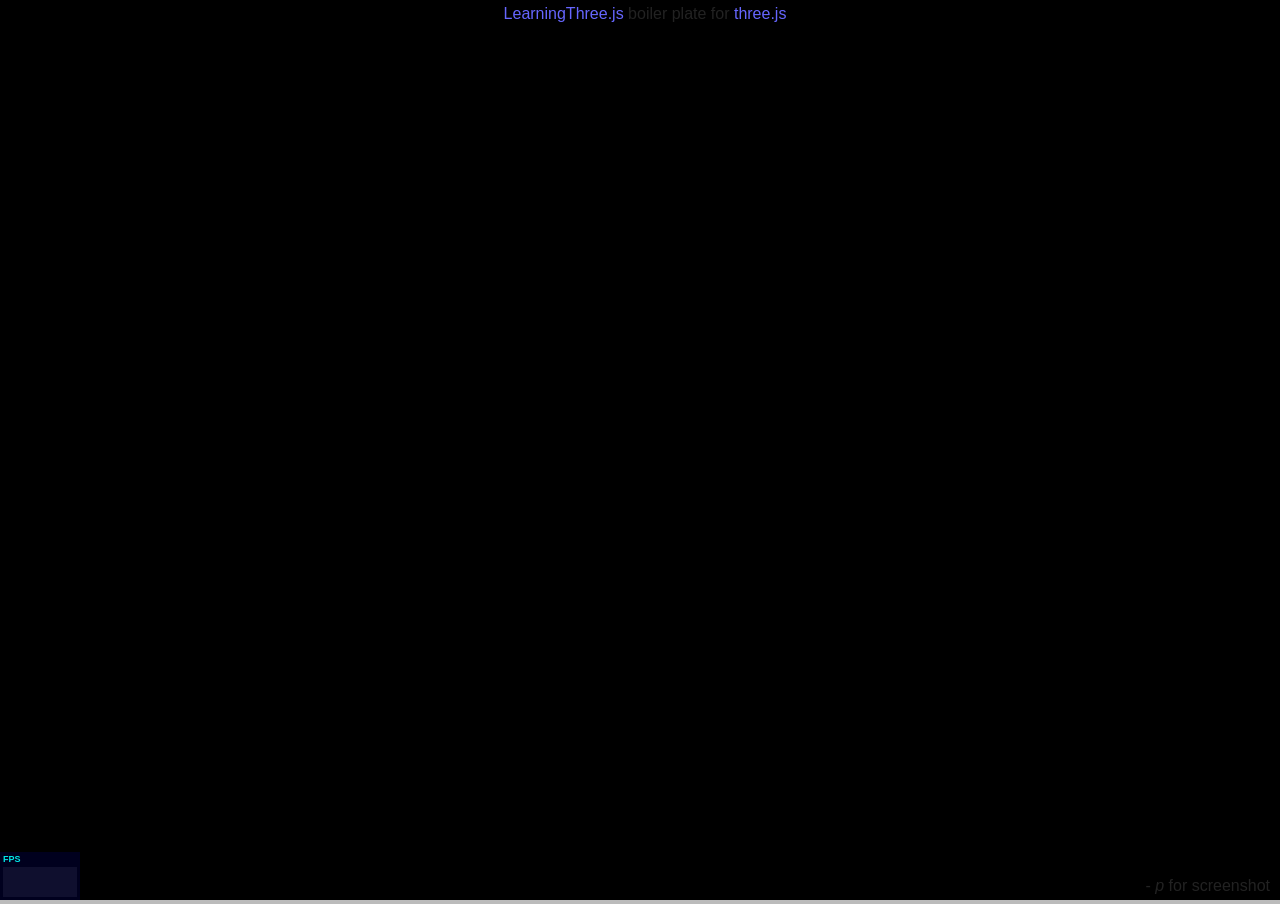
<file: boilerplate/index.html>
<!doctype html>
<html>
	<head>
		<title>learningthree.js boiler plate for three.js</title>
		<meta charset="utf-8">
		<meta name="viewport" content="width=device-width, user-scalable=no, minimum-scale=1.0, maximum-scale=1.0">
		
			
		<script src="vendor/three.js/Three.js"></script>
		<script src="vendor/three.js/Detector.js"></script>
		<!-- https://github.com/mrdoob/stats.js -->
		<script src="vendor/three.js/Stats.js"></script>

		<script src="vendor/threex/THREEx.screenshot.js"></script>
		<script src="vendor/threex/THREEx.FullScreen.js"></script>
		<script src="vendor/threex/THREEx.WindowResize.js"></script>
		<script src="vendor/threex.dragpancontrols.js"></script>

		<link  href="css/main.css" rel="stylesheet"/>
	</head>
<body>
	<!-- three.js container -->
    	<div id="container"></div>
	<!-- info on screen display -->
	<div id="info">
		<div class="top">
			<a href="http://learningthreejs.com/blog/2011/12/20/boilerplate-for-three-js/" target="_blank">LearningThree.js</a>
			boiler plate for
			<a href="https://github.com/mrdoob/three.js/" target="_blank">three.js</a>
		</div>
		<div class="bottom" id="inlineDoc" >
			- <i>p</i> for screenshot
		</div> 
	</div> 

	<script type="text/javascript">
		var stats, scene, renderer, composer;
		var camera, cameraControl;

		if( !init() )	animate();

		// init the scene
		function init(){

			if( Detector.webgl ){
				renderer = new THREE.WebGLRenderer({
					antialias		: true,	// to get smoother output
					preserveDrawingBuffer	: true	// to allow screenshot
				});
				renderer.setClearColor( 0xbbbbbb );
			}else{
				renderer	= new THREE.CanvasRenderer();
			}
			renderer.setSize( window.innerWidth, window.innerHeight );
			document.getElementById('container').appendChild(renderer.domElement);

			// add Stats.js - https://github.com/mrdoob/stats.js
			stats = new Stats();
			stats.domElement.style.position	= 'absolute';
			stats.domElement.style.bottom	= '0px';
			document.body.appendChild( stats.domElement );

			// create a scene
			scene = new THREE.Scene();

			// put a camera in the scene
			camera	= new THREE.PerspectiveCamera(35, window.innerWidth / window.innerHeight, 1, 10000 );
			camera.position.set(0, 0, 5);
			scene.add(camera);

			// create a camera contol
			cameraControls	= new THREE.TrackballControls( camera )

			// transparently support window resize
			THREEx.WindowResize.bind(renderer, camera);
			// allow 'p' to make screenshot
			THREEx.Screenshot.bindKey(renderer);
			// allow 'f' to go fullscreen where this feature is supported
			if( THREEx.FullScreen.available() ){
				THREEx.FullScreen.bindKey();		
				document.getElementById('inlineDoc').innerHTML	+= "- <i>f</i> for fullscreen";
			}

			// here you add your objects
			// - you will most likely replace this part by your own
			var light	= new THREE.AmbientLight( Math.random() * 0xffffff );
			scene.add( light );
			var light	= new THREE.DirectionalLight( Math.random() * 0xffffff );
			light.position.set( Math.random(), Math.random(), Math.random() ).normalize();
			scene.add( light );
			var light	= new THREE.DirectionalLight( Math.random() * 0xffffff );
			light.position.set( Math.random(), Math.random(), Math.random() ).normalize();
			scene.add( light );
			var light	= new THREE.DirectionalLight( Math.random() * 0xffffff );
			light.position.set( Math.random(), Math.random(), Math.random() ).normalize();
			scene.add( light );
			var light	= new THREE.PointLight( Math.random() * 0xffffff );
			light.position.set( Math.random()-0.5, Math.random()-0.5, Math.random()-0.5 )
						.normalize().multiplyScalar(1.2);
			scene.add( light );
			var light	= new THREE.PointLight( Math.random() * 0xffffff );
			light.position.set( Math.random()-0.5, Math.random()-0.5, Math.random()-0.5 )
						.normalize().multiplyScalar(1.2);
			scene.add( light );
			var light	= new THREE.PointLight( Math.random() * 0xffffff );
			light.position.set( Math.random()-0.5, Math.random()-0.5, Math.random()-0.5 )
						.normalize().multiplyScalar(1.2);
			scene.add( light );

			var geometry	= new THREE.CubeGeometry( 2, 2, 2 );
			var material	= new THREE.MeshLambertMaterial({ambient: 0x808080, color: Math.random() * 0xffffff});
			var mesh	= new THREE.Mesh( geometry, material ); 
			scene.add( mesh );
		}

		// animation loop
		function animate() {

			// loop on request animation loop
			// - it has to be at the begining of the function
			// - see details at http://my.opera.com/emoller/blog/2011/12/20/requestanimationframe-for-smart-er-animating
			requestAnimationFrame( animate );

			// do the render
			render();

			// update stats
			stats.update();
		}

		// render the scene
		function render() {
			// variable which is increase by Math.PI every seconds - usefull for animation
			var PIseconds	= Date.now() * Math.PI;

			// update camera controls
			cameraControls.update();

			// animate DirectionalLight
			scene.traverse(function(object3d, idx){
				if( object3d instanceof THREE.DirectionalLight === false )	return
				var ang	= 0.0005 * PIseconds * (idx % 2 ? 1 : -1);
				object3d.position.set(Math.cos(ang), Math.sin(ang), Math.cos(ang*2)).normalize();
			})
			// animate PointLights
			scene.traverse(function(object3d, idx){
				if( object3d instanceof THREE.PointLight === false )	return
				var angle	= 0.0005 * PIseconds * (idx % 2 ? 1 : -1) + idx * Math.PI/3;
				object3d.position.set(Math.cos(angle)*3, Math.sin(angle*3)*2, Math.cos(angle*2)).normalize().multiplyScalar(2);
			})

			// actually render the scene
			renderer.render( scene, camera );
		}
	</script>
</body>
</html>
</file>
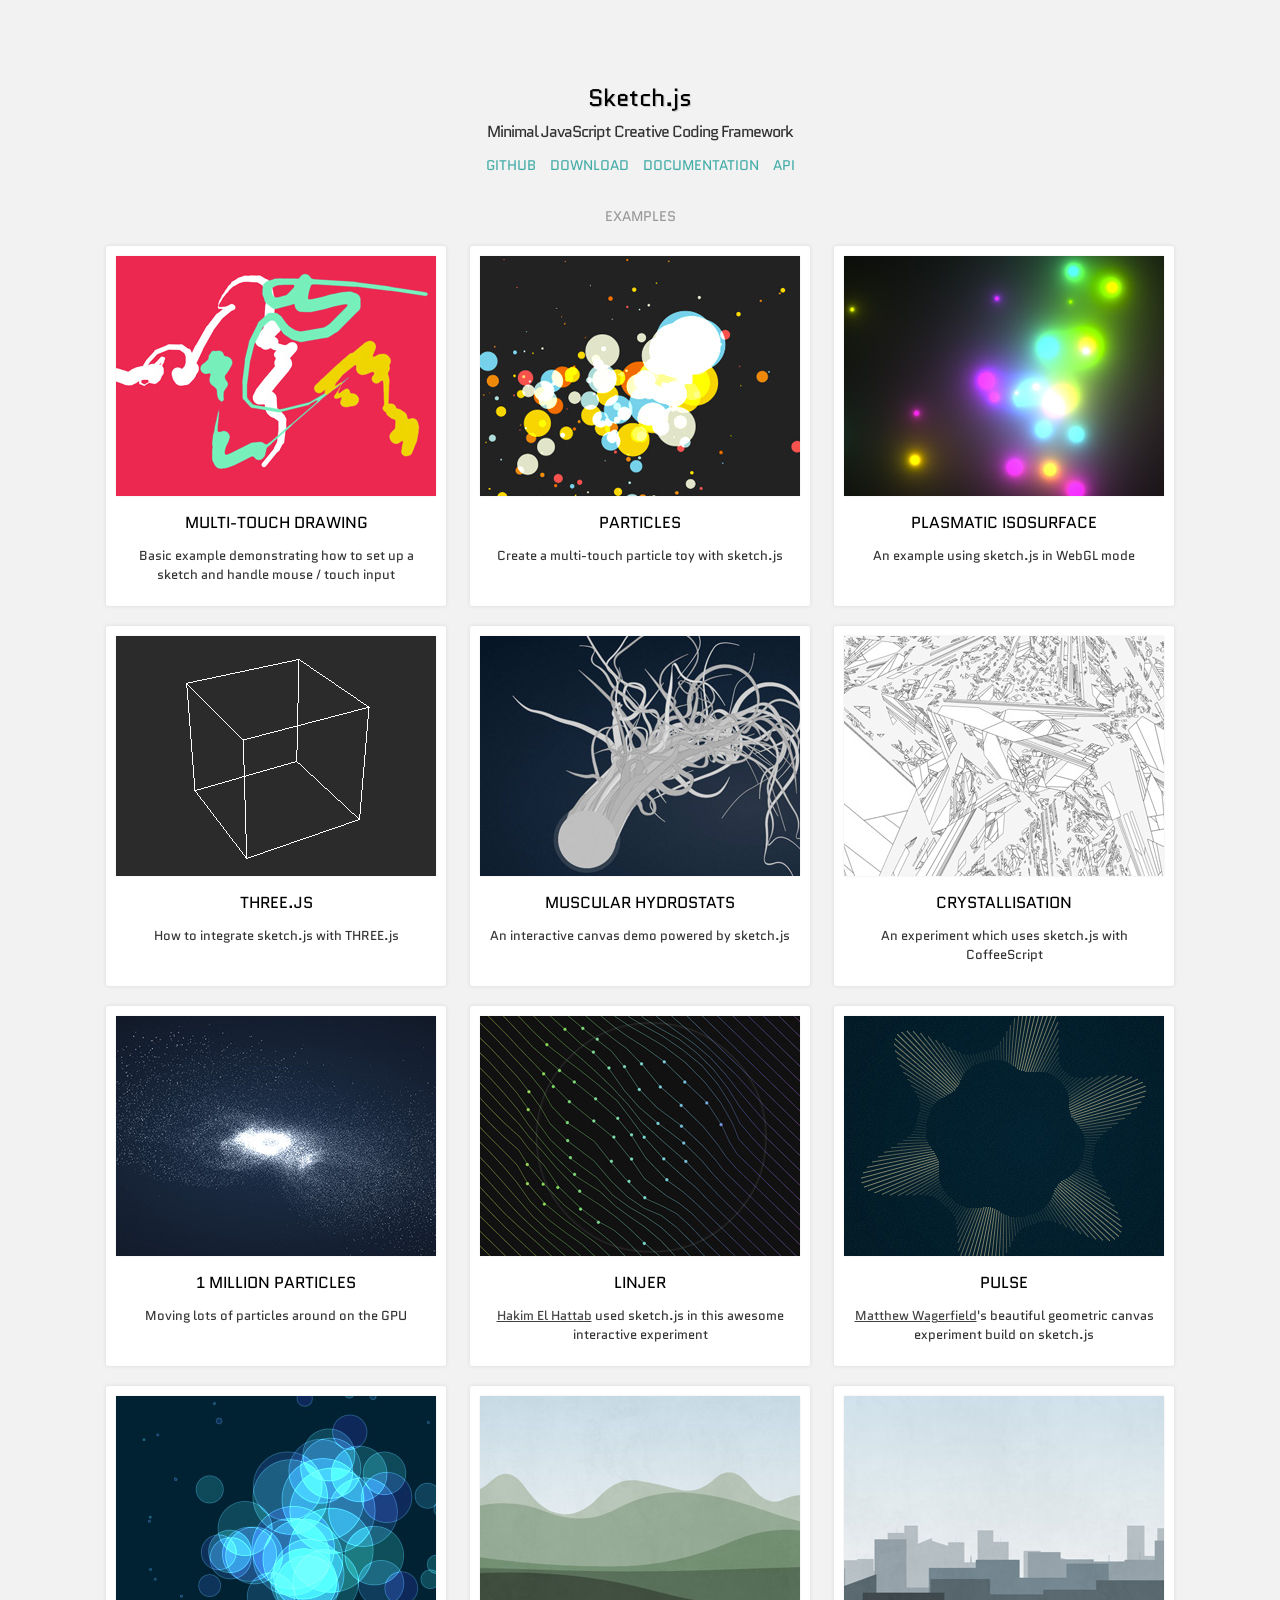
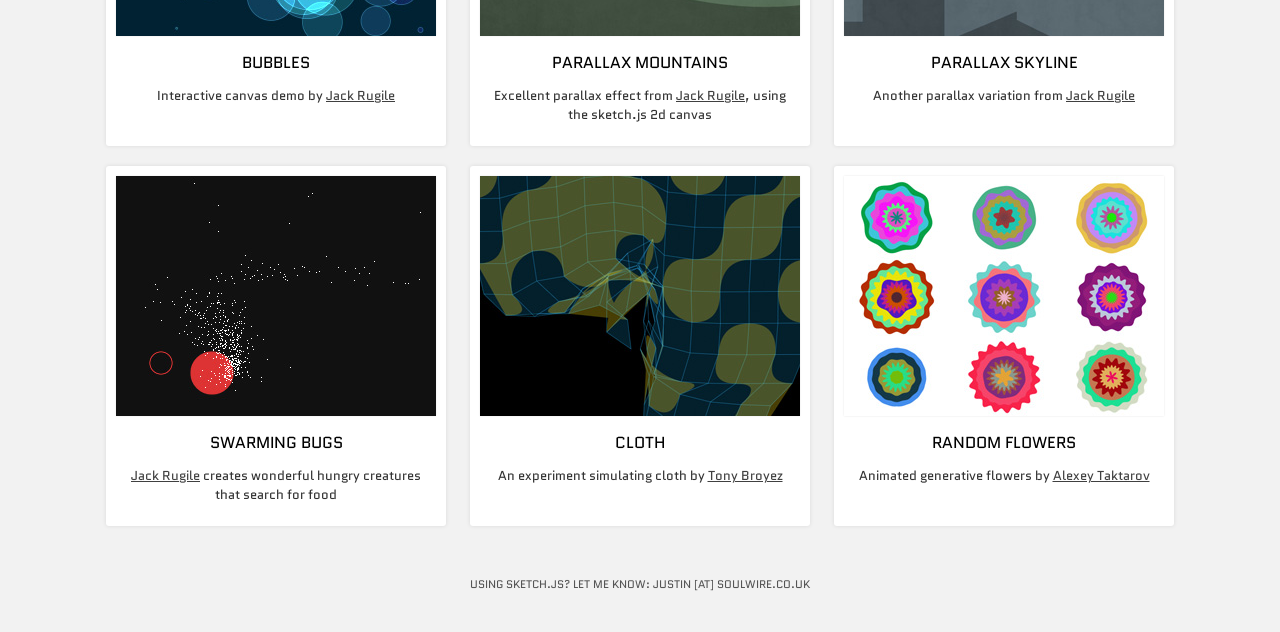
<file: images/sketch.js-master/index.html>
<html>
    <head>
        <title>sketch.js</title>
        <link rel="stylesheet" href="examples/css/main.css">
    </head>
    <body>
        <header class="introduction">
            <hgroup>
                <h1>Sketch.js</h1>
                <h2>Minimal JavaScript Creative Coding Framework</h2>
            </hgroup>
        </header>
        <nav class="navigation">
            <a href="https://github.com/soulwire/sketch.js">Github</a>
            <a href="https://github.com/soulwire/sketch.js/archive/master.zip">Download</a>
            <a href="https://github.com/soulwire/sketch.js/wiki/">Documentation</a>
            <a href="https://github.com/soulwire/sketch.js/wiki/API">API</a>
        </nav>
        <section class="showcase">
            <h3>Examples</h3>
            <figure>
                <a href="examples/drawing.html" target="_blank">
                    <img src="examples/img/drawing.jpg">
                </a>
                <figcaption>
                    <strong>Multi-touch drawing</strong>
                    <p>Basic example demonstrating how to set up a sketch and handle mouse / touch input</p>
                </figcaption>
            </figure>
            <figure>
                <a href="examples/particles.html" target="_blank">
                    <img src="examples/img/particles.jpg">
                </a>
                <figcaption>
                    <strong>Particles</strong>
                    <p>Create a multi-touch particle toy with sketch.js</p>
                </figcaption>
            </figure>
            <figure>
                <a href="http://soulwire.github.com/Plasmatic-Isosurface/" target="_blank">
                    <img src="examples/img/plasma.jpg">
                </a>
                <figcaption>
                    <strong>Plasmatic Isosurface</strong>
                    <p>An example using sketch.js in WebGL mode</p>
                </figcaption>
            </figure>
            <figure>
                <a href="examples/three.html" target="_blank">
                    <img src="examples/img/three.jpg">
                </a>
                <figcaption>
                    <strong>THREE.js</strong>
                    <p>How to integrate sketch.js with THREE.js</p>
                </figcaption>
            </figure>
            <figure>
                <a href="http://soulwire.github.com/Muscular-Hydrostats/" target="_blank">
                    <img src="examples/img/tentacles.jpg">
                </a>
                <figcaption>
                    <strong>Muscular Hydrostats</strong>
                    <p>An interactive canvas demo powered by sketch.js</p>
                </figcaption>
            </figure>
            <figure>
                <a href="http://soulwire.github.com/Crystallisation/" target="_blank">
                    <img src="examples/img/crystallization.jpg">
                </a>
                <figcaption>
                    <strong>Crystallisation</strong>
                    <p>An experiment which uses sketch.js with CoffeeScript</p>
                </figcaption>
            </figure>
            <figure>
                <a href="http://soulwire.github.io/WebGL-GPU-Particles/" target="_blank">
                    <img src="examples/img/webgl-particles.jpg">
                </a>
                <figcaption>
                    <strong>1 Million Particles</strong>
                    <p>Moving lots of particles around on the GPU</p>
                </figcaption>
            </figure>
            <figure>
                <a href="http://lab.hakim.se/linjer/" target="_blank">
                    <img src="examples/img/linjer.jpg">
                </a>
                <figcaption>
                    <strong>Linjer</strong>
                    <p><a href="http://hakim.se/" target="_blank">Hakim El Hattab</a> used sketch.js in this awesome interactive experiment</p>
                </figcaption>
            </figure>
            <figure>
                <a href="http://codepen.io/MatthewWagerfield/full/ueIln" target="_blank">
                    <img src="examples/img/pulse.jpg">
                </a>
                <figcaption>
                    <strong>Pulse</strong>
                    <p><a href="http://wagerfield.com/" target="_blank">Matthew Wagerfield</a>'s beautiful geometric canvas experiment build on sketch.js</p>
                </figcaption>
            </figure>
            <figure>
                <a href="http://codepen.io/jackrugile/full/IjKLt" target="_blank">
                    <img src="examples/img/bubbles.jpg">
                </a>
                <figcaption>
                    <strong>Bubbles</strong>
                    <p>Interactive canvas demo by <a href="http://jackrugile.com/" target="_blank">Jack Rugile</a></p>
                </figcaption>
            </figure>
            <figure>
                <a href="http://codepen.io/jackrugile/full/Apfyn" target="_blank">
                    <img src="examples/img/parallax.jpg">
                </a>
                <figcaption>
                    <strong>Parallax Mountains</strong>
                    <p>Excellent parallax effect from <a href="http://jackrugile.com/" target="_blank">Jack Rugile</a>, using the sketch.js 2d canvas</p>
                </figcaption>
            </figure>
            <figure>
                <a href="http://codepen.io/jackrugile/full/qLCuE" target="_blank">
                    <img src="examples/img/skyline.jpg">
                </a>
                <figcaption>
                    <strong>Parallax Skyline</strong>
                    <p>Another parallax variation from <a href="http://jackrugile.com/" target="_blank">Jack Rugile</a></p>
                </figcaption>
            </figure>
            <figure>
                <a href="http://codepen.io/jackrugile/full/swLat" target="_blank">
                    <img src="examples/img/swarm.jpg">
                </a>
                <figcaption>
                    <strong>Swarming Bugs</strong>
                    <p><a href="http://jackrugile.com/" target="_blank">Jack Rugile</a> creates wonderful hungry creatures that search for food</p>
                </figcaption>
            </figure>
            <figure>
                <a href="http://refactored.fr/physics/sketch/" target="_blank">
                    <img src="examples/img/cloth.jpg">
                </a>
                <figcaption>
                    <strong>Cloth</strong>
                    <p>An experiment simulating cloth by <a href="http://refactored.fr/" target="_blank">Tony Broyez</a></p>
                </figcaption>
            </figure>
            <figure>
                <a href="http://codepen.io/molefrog/full/pilHJ" target="_blank">
                    <img src="examples/img/flowers.jpg">
                </a>
                <figcaption>
                    <strong>Random Flowers</strong>
                    <p>Animated generative flowers by <a href="http://molefrog.com/" target="_blank">Alexey Taktarov</a></p>
                </figcaption>
            </figure>
        </section>
        <footer class="footer">
            <p>Using sketch.js? Let me know: justin [at] soulwire.co.uk</p>
        </footer>
    </body>
</html>
</file>
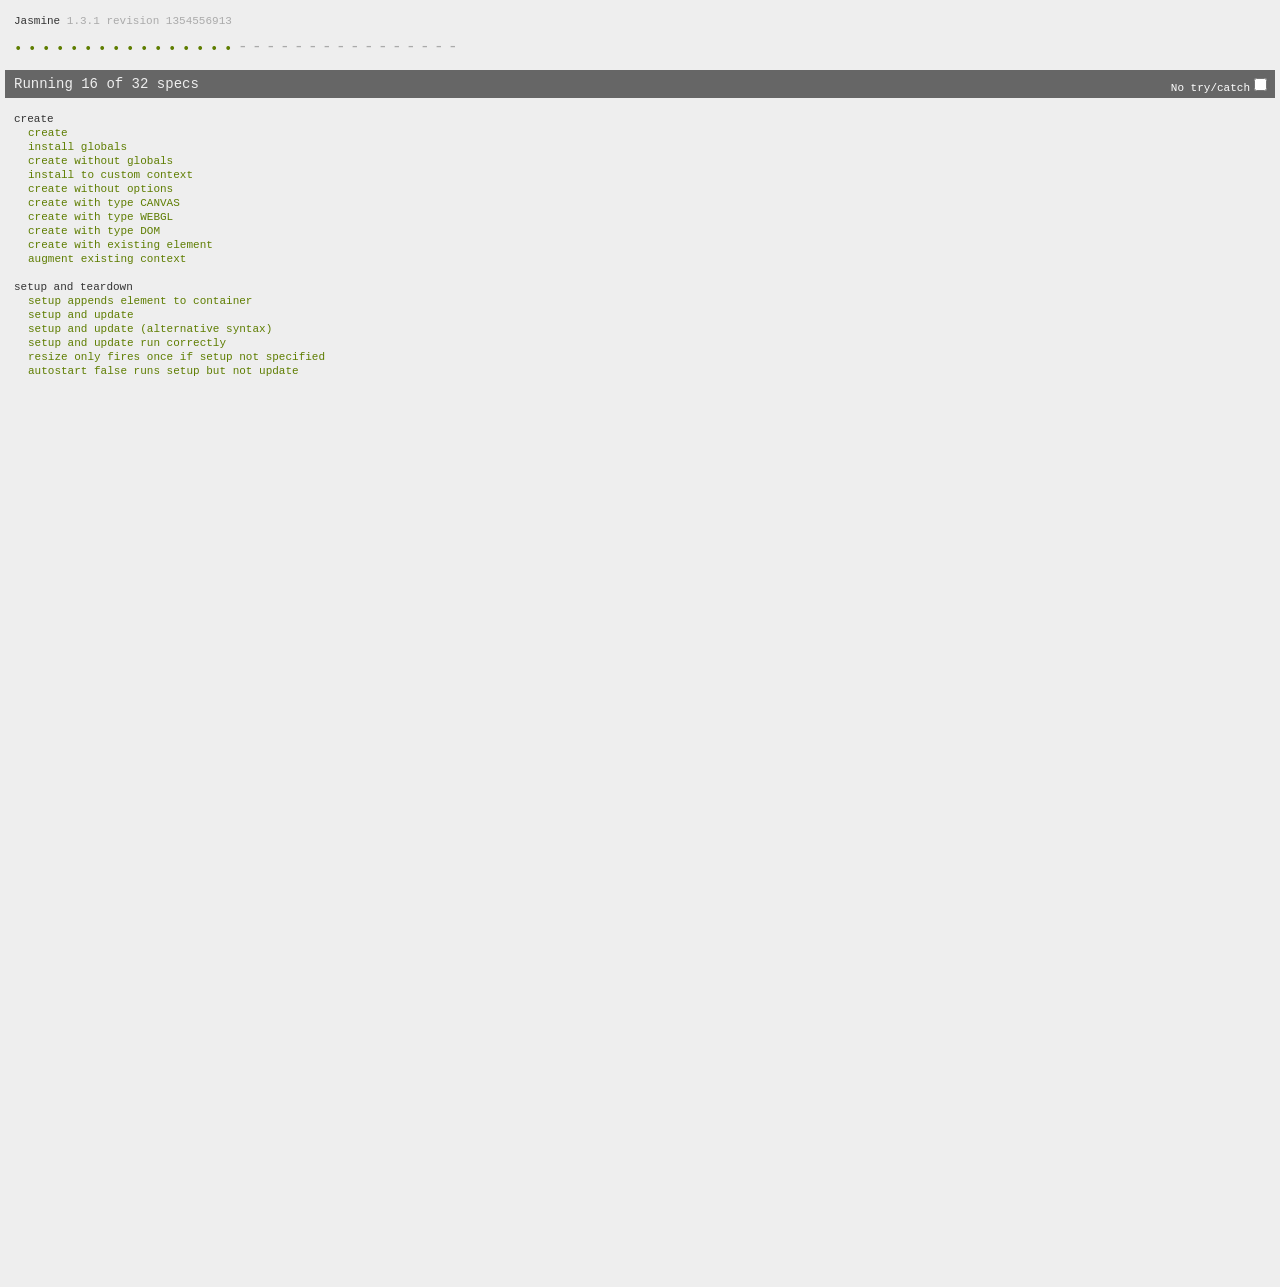
<file: images/sketch.js-master/tests/index.html>
<!doctype html>
<html>
<head>
    <title>Sketch.js Test Suite</title>
    <link rel="shortcut icon" type="image/png" href="jasmine/jasmine_favicon.png">
    <link rel="stylesheet" type="text/css" href="jasmine/jasmine.css">
    <meta name="viewport" content="width=device-width, initial-scale=1">
    <meta charset="UTF-8">
</head>
<body>
    <!-- Jasmine -->
    <script src="jasmine/jasmine.js"></script>
    <script src="jasmine/jasmine-html.js"></script>
    <!-- Sketch -->
    <script src="../js/sketch.js"></script>
    <!-- Specs -->
    <script src="spec/sketch.js"></script>
    <script>
        
        (function() {

            var jasmineEnv = jasmine.getEnv();
            jasmineEnv.updateInterval = 1000;

            var htmlReporter = new jasmine.HtmlReporter();

            jasmineEnv.addReporter( htmlReporter );

            jasmineEnv.specFilter = function( spec ) {
                return htmlReporter.specFilter( spec );
            };

            var currentWindowOnload = window.onload;

            window.onload = function() {

                if (currentWindowOnload) {
                    currentWindowOnload();
                }

                execJasmine();
            };

            function execJasmine() {
                jasmineEnv.execute();
            }

        })();

    </script>
</body>
</html>
</file>
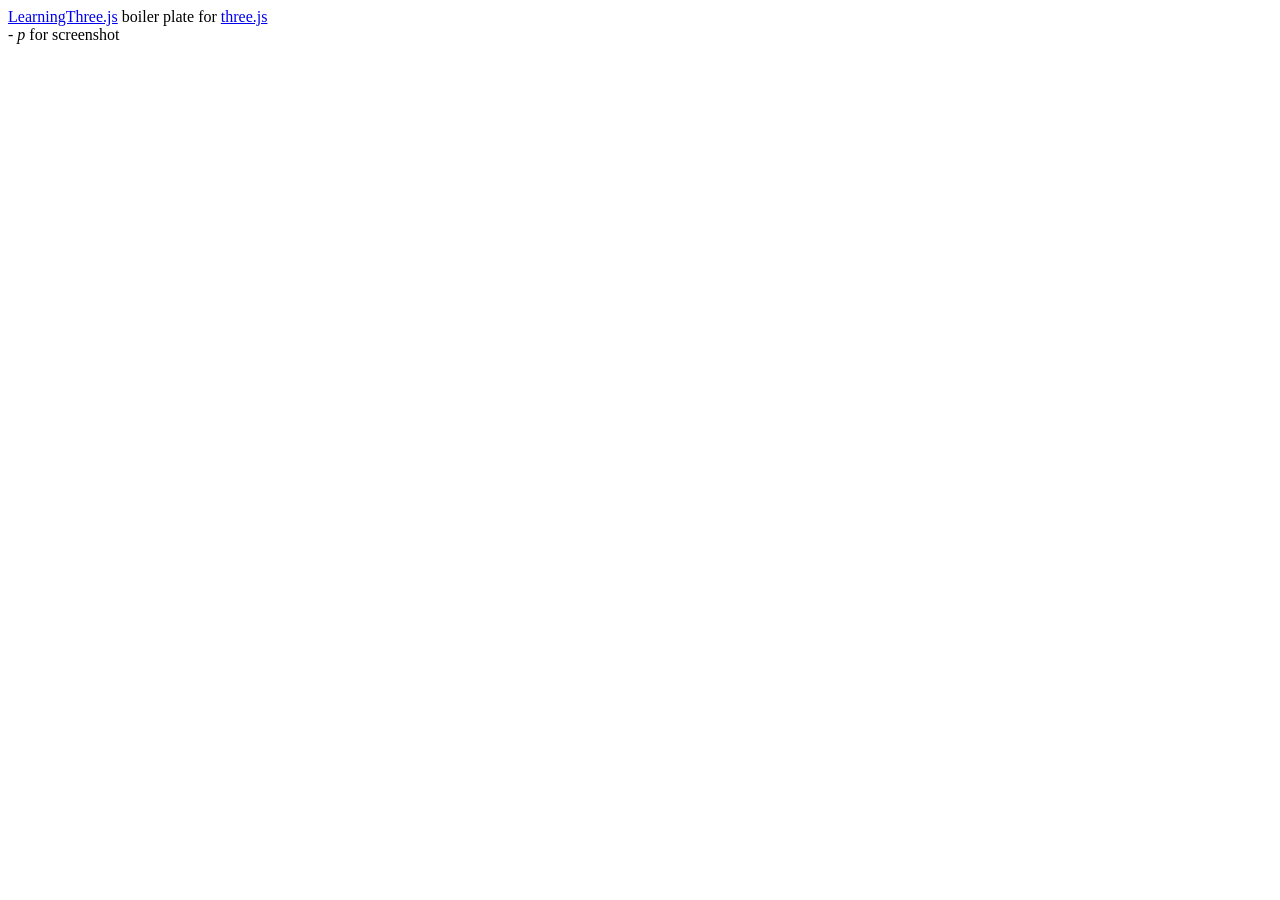
<file: boilerplate/index2.html>
<!DOCTYPE html>
<html>
	<head>
		<title>learningthree.js boiler plate for three.js</title>
		<meta charset="utf-8">
		<meta name="viewport" content="width=device-width, user-scalable=no, minimum-scale=1.0, maximum-scale=1.0">
		
			
		<script src="http://127.0.0.1:8000/./data/boilerplate.orig/vendor/three.js/Three.js"></script>
		<script src="http://127.0.0.1:8000/./data/boilerplate.orig/vendor/three.js/Detector.js"></script>
		<!-- https://github.com/mrdoob/stats.js -->
		<script src="http://127.0.0.1:8000/./data/boilerplate.orig/vendor/three.js/Stats.js"></script>

		<script src="http://127.0.0.1:8000/./data/boilerplate.orig/vendor/threex/THREEx.screenshot.js"></script>
		<script src="http://127.0.0.1:8000/./data/boilerplate.orig/vendor/threex/THREEx.FullScreen.js"></script>
		<script src="http://127.0.0.1:8000/./data/boilerplate.orig/vendor/threex/THREEx.WindowResize.js"></script>
		<script src="http://127.0.0.1:8000/./data/boilerplate.orig/vendor/threex.dragpancontrols.js"></script>

		<link  href="http://127.0.0.1:8000/#./data/boilerplate.orig/css/main.css" rel="stylesheet"/>
	</head>
<body>
	<!-- three.js container -->
    	<div id="container"></div>
	<!-- info on screen display -->
	<div id="info">
		<div class="top">
			<a href="http://127.0.0.1:8000/#./data/boilerplate.orig/http://learningthreejs.com/blog/2011/12/20/boilerplate-for-three-js/" target="_blank">LearningThree.js</a>
			boiler plate for
			<a href="http://127.0.0.1:8000/#./data/boilerplate.orig/https://github.com/mrdoob/three.js/" target="_blank">three.js</a>
		</div>
		<div class="bottom" id="inlineDoc" >
			- <i>p</i> for screenshot
		</div> 
	</div> 

	<script type="text/javascript">
		var stats, scene, renderer, composer;
		var camera, cameraControl;

		if( !init() )	animate();

		// init the scene
		function init(){

			if( Detector.webgl ){
				renderer = new THREE.WebGLRenderer({
					antialias		: true,	// to get smoother output
					preserveDrawingBuffer	: true	// to allow screenshot
				});
				renderer.setClearColor( 0xbbbbbb );
			}else{
				renderer	= new THREE.CanvasRenderer();
			}
			renderer.setSize( window.innerWidth, window.innerHeight );
			document.getElementById('container').appendChild(renderer.domElement);

			// add Stats.js - https://github.com/mrdoob/stats.js
			stats = new Stats();
			stats.domElement.style.position	= 'absolute';
			stats.domElement.style.bottom	= '0px';
			document.body.appendChild( stats.domElement );

			// create a scene
			scene = new THREE.Scene();

			// put a camera in the scene
			camera	= new THREE.PerspectiveCamera(35, window.innerWidth / window.innerHeight, 1, 10000 );
			camera.position.set(0, 0, 5);
			scene.add(camera);

			// create a camera contol
			cameraControls	= new THREEx.DragPanControls(camera)

			// transparently support window resize
			THREEx.WindowResize.bind(renderer, camera);
			// allow 'p' to make screenshot
			THREEx.Screenshot.bindKey(renderer);
			// allow 'f' to go fullscreen where this feature is supported
			if( THREEx.FullScreen.available() ){
				THREEx.FullScreen.bindKey();		
				document.getElementById('inlineDoc').innerHTML	+= "- <i>f</i> for fullscreen";
			}

			// here you add your objects
			// - you will most likely replace this part by your own
			var light	= new THREE.AmbientLight( Math.random() * 0xffffff );
			scene.add( light );
			var light	= new THREE.DirectionalLight( Math.random() * 0xffffff );
			light.position.set( Math.random(), Math.random(), Math.random() ).normalize();
			scene.add( light );
			var light	= new THREE.DirectionalLight( Math.random() * 0xffffff );
			light.position.set( Math.random(), Math.random(), Math.random() ).normalize();
			scene.add( light );
			var light	= new THREE.PointLight( Math.random() * 0xffffff );
			light.position.set( Math.random()-0.5, Math.random()-0.5, Math.random()-0.5 )
						.normalize().multiplyScalar(1.2);
			scene.add( light );
			var light	= new THREE.PointLight( Math.random() * 0xffffff );
			light.position.set( Math.random()-0.5, Math.random()-0.5, Math.random()-0.5 )
						.normalize().multiplyScalar(1.2);
			scene.add( light );

			var geometry	= new THREE.TorusGeometry( 1, 0.42, 16, 16 );
			var material	= new THREE.MeshPhongMaterial({ambient: 0x808080, color: Math.random() * 0xffffff});
			var mesh	= new THREE.Mesh( geometry, material ); 
			scene.add( mesh );
		}

		// animation loop
		function animate() {

			// loop on request animation loop
			// - it has to be at the begining of the function
			// - see details at http://my.opera.com/emoller/blog/2011/12/20/requestanimationframe-for-smart-er-animating
			requestAnimationFrame( animate );

			// do the render
			render();

			// update stats
			stats.update();
		}

		// render the scene
		function render() {
			// variable which is increase by Math.PI every seconds - usefull for animation
			var PIseconds	= Date.now() * Math.PI;

			// update camera controls
			cameraControls.update();

			// animation of all objects
			scene.traverse(function(object3d, i){
				if( object3d instanceof THREE.Mesh === false )	return
				object3d.rotation.y = PIseconds*0.0003 * (i % 2 ? 1 : -1);
				object3d.rotation.x = PIseconds*0.0002 * (i % 2 ? 1 : -1);
			})
			// animate DirectionalLight
			scene.traverse(function(object3d, idx){
				if( object3d instanceof THREE.DirectionalLight === false )	return
				var ang	= 0.0005 * PIseconds * (idx % 2 ? 1 : -1);
				object3d.position.set(Math.cos(ang), Math.sin(ang), Math.cos(ang*2)).normalize();
			})
			// animate PointLights
			scene.traverse(function(object3d, idx){
				if( object3d instanceof THREE.PointLight === false )	return
				var angle	= 0.0005 * PIseconds * (idx % 2 ? 1 : -1) + idx * Math.PI/3;
				object3d.position.set(Math.cos(angle)*3, Math.sin(angle*3)*2, Math.cos(angle*2)).normalize().multiplyScalar(2);
			})

			// actually render the scene
			renderer.render( scene, camera );
		}
	</script>
</body>
</html>
</file>
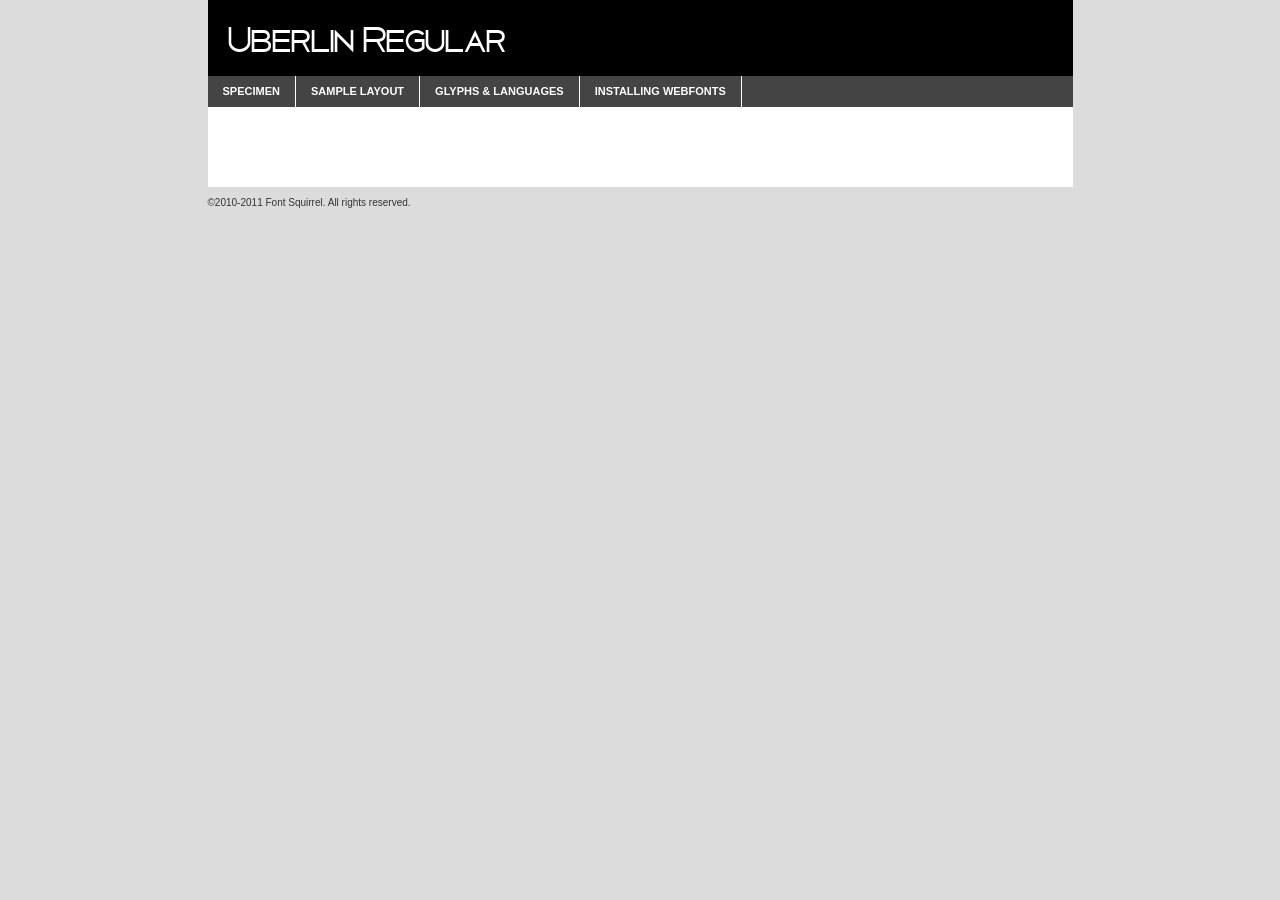
<file: images/webfontkit-20140926-031929/uberlin-demo.html>
<!DOCTYPE html PUBLIC "-//W3C//DTD XHTML 1.0 Transitional//EN"
	"http://www.w3.org/TR/xhtml1/DTD/xhtml1-transitional.dtd">

<html xmlns="http://www.w3.org/1999/xhtml" xml:lang="en" lang="en">
<head>
	<meta http-equiv="Content-Type" content="text/html; charset=utf-8" />
	<script src="http://ajax.googleapis.com/ajax/libs/jquery/1.7.2/jquery.min.js" type="text/javascript" charset="utf-8"></script>
	<script src="specimen_files/easytabs.js" type="text/javascript" charset="utf-8"></script>
	<link rel="stylesheet" href="specimen_files/specimen_stylesheet.css" type="text/css" charset="utf-8" />
	<link rel="stylesheet" href="stylesheet.css" type="text/css" charset="utf-8" />

	<style type="text/css">
					body{
				font-family: 'uberlinregular';
							}
		</style>

	<title>Uberlin Regular Specimen</title>
	
	
	<script type="text/javascript" charset="utf-8">
		$(document).ready(function() {
			$('#container').easyTabs({defaultContent:1});
		});
	</script>
</head>

<body>
<div id="container">
	<div id="header">
		Uberlin Regular	</div>
	<ul class="tabs">
		<li><a href="#specimen">Specimen</a></li>
		<li><a href="#layout">Sample Layout</a></li>
				<li><a href="#glyphs">Glyphs &amp; Languages</a></li>
		<li><a href="#installing">Installing Webfonts</a></li>
		
	</ul>
	
	<div id="main_content">

		
			<div id="specimen">
		
				<div class="section">
					<div class="grid12 firstcol">
						<div class="huge">AaBb</div>
					</div>
				</div>
		
				<div class="section">
					<div class="glyph_range">A&#x200B;B&#x200b;C&#x200b;D&#x200b;E&#x200b;F&#x200b;G&#x200b;H&#x200b;I&#x200b;J&#x200b;K&#x200b;L&#x200b;M&#x200b;N&#x200b;O&#x200b;P&#x200b;Q&#x200b;R&#x200b;S&#x200b;T&#x200b;U&#x200b;V&#x200b;W&#x200b;X&#x200b;Y&#x200b;Z&#x200b;a&#x200b;b&#x200b;c&#x200b;d&#x200b;e&#x200b;f&#x200b;g&#x200b;h&#x200b;i&#x200b;j&#x200b;k&#x200b;l&#x200b;m&#x200b;n&#x200b;o&#x200b;p&#x200b;q&#x200b;r&#x200b;s&#x200b;t&#x200b;u&#x200b;v&#x200b;w&#x200b;x&#x200b;y&#x200b;z&#x200b;1&#x200b;2&#x200b;3&#x200b;4&#x200b;5&#x200b;6&#x200b;7&#x200b;8&#x200b;9&#x200b;0&#x200b;&amp;&#x200b;.&#x200b;,&#x200b;?&#x200b;!&#x200b;&#64;&#x200b;(&#x200b;)&#x200b;#&#x200b;$&#x200b;%&#x200b;*&#x200b;+&#x200b;-&#x200b;=&#x200b;:&#x200b;;</div>
				</div>
				<div class="section">
					<div class="grid12 firstcol">
						<table class="sample_table">
							<tr><td>10</td><td class="size10">abcdefghijklmnopqrstuvwxyzABCDEFGHIJKLMNOPQRSTUVWXYZ0123456789abcdefghijklmnopqrstuvwxyzABCDEFGHIJKLMNOPQRSTUVWXYZ0123456789abcdefghijklmnopqrstuvwxyzABCDEFGHIJKLMNOPQRSTUVWXYZ</td></tr>
							<tr><td>11</td><td class="size11">abcdefghijklmnopqrstuvwxyzABCDEFGHIJKLMNOPQRSTUVWXYZ0123456789abcdefghijklmnopqrstuvwxyzABCDEFGHIJKLMNOPQRSTUVWXYZ0123456789abcdefghijklmnopqrstuvwxyzABCDEFGHIJKLMNOPQRSTUVWXYZ</td></tr>
							<tr><td>12</td><td class="size12">abcdefghijklmnopqrstuvwxyzABCDEFGHIJKLMNOPQRSTUVWXYZ0123456789abcdefghijklmnopqrstuvwxyzABCDEFGHIJKLMNOPQRSTUVWXYZ0123456789abcdefghijklmnopqrstuvwxyzABCDEFGHIJKLMNOPQRSTUVWXYZ</td></tr>
							<tr><td>13</td><td class="size13">abcdefghijklmnopqrstuvwxyzABCDEFGHIJKLMNOPQRSTUVWXYZ0123456789abcdefghijklmnopqrstuvwxyzABCDEFGHIJKLMNOPQRSTUVWXYZ0123456789abcdefghijklmnopqrstuvwxyzABCDEFGHIJKLMNOPQRSTUVWXYZ</td></tr>
							<tr><td>14</td><td class="size14">abcdefghijklmnopqrstuvwxyzABCDEFGHIJKLMNOPQRSTUVWXYZ0123456789abcdefghijklmnopqrstuvwxyzABCDEFGHIJKLMNOPQRSTUVWXYZ0123456789abcdefghijklmnopqrstuvwxyzABCDEFGHIJKLMNOPQRSTUVWXYZ</td></tr>
							<tr><td>16</td><td class="size16">abcdefghijklmnopqrstuvwxyzABCDEFGHIJKLMNOPQRSTUVWXYZ0123456789abcdefghijklmnopqrstuvwxyzABCDEFGHIJKLMNOPQRSTUVWXYZ</td></tr>
							<tr><td>18</td><td class="size18">abcdefghijklmnopqrstuvwxyzABCDEFGHIJKLMNOPQRSTUVWXYZ0123456789abcdefghijklmnopqrstuvwxyzABCDEFGHIJKLMNOPQRSTUVWXYZ</td></tr>
							<tr><td>20</td><td class="size20">abcdefghijklmnopqrstuvwxyzABCDEFGHIJKLMNOPQRSTUVWXYZ0123456789abcdefghijklmnopqrstuvwxyzABCDEFGHIJKLMNOPQRSTUVWXYZ</td></tr>
							<tr><td>24</td><td class="size24">abcdefghijklmnopqrstuvwxyzABCDEFGHIJKLMNOPQRSTUVWXYZ0123456789abcdefghijklmnopqrstuvwxyzABCDEFGHIJKLMNOPQRSTUVWXYZ</td></tr>
							<tr><td>30</td><td class="size30">abcdefghijklmnopqrstuvwxyzABCDEFGHIJKLMNOPQRSTUVWXYZ0123456789abcdefghijklmnopqrstuvwxyzABCDEFGHIJKLMNOPQRSTUVWXYZ</td></tr>
							<tr><td>36</td><td class="size36">abcdefghijklmnopqrstuvwxyzABCDEFGHIJKLMNOPQRSTUVWXYZ0123456789abcdefghijklmnopqrstuvwxyzABCDEFGHIJKLMNOPQRSTUVWXYZ</td></tr>
							<tr><td>48</td><td class="size48">abcdefghijklmnopqrstuvwxyzABCDEFGHIJKLMNOPQRSTUVWXYZ0123456789abcdefghijklmnopqrstuvwxyzABCDEFGHIJKLMNOPQRSTUVWXYZ</td></tr>
							<tr><td>60</td><td class="size60">abcdefghijklmnopqrstuvwxyzABCDEFGHIJKLMNOPQRSTUVWXYZ0123456789abcdefghijklmnopqrstuvwxyzABCDEFGHIJKLMNOPQRSTUVWXYZ</td></tr>
							<tr><td>72</td><td class="size72">abcdefghijklmnopqrstuvwxyzABCDEFGHIJKLMNOPQRSTUVWXYZ0123456789abcdefghijklmnopqrstuvwxyzABCDEFGHIJKLMNOPQRSTUVWXYZ</td></tr>
							<tr><td>90</td><td class="size90">abcdefghijklmnopqrstuvwxyzABCDEFGHIJKLMNOPQRSTUVWXYZ0123456789abcdefghijklmnopqrstuvwxyzABCDEFGHIJKLMNOPQRSTUVWXYZ</td></tr>
						</table>
				
					</div>
			
				</div>
		
		
		
								<div class="section" id="bodycomparison">


										<div id="xheight">
				<div class="fontbody">&#x25FC;&#x25FC;&#x25FC;&#x25FC;&#x25FC;&#x25FC;&#x25FC;&#x25FC;&#x25FC;&#x25FC;&#x25FC;&#x25FC;&#x25FC;&#x25FC;&#x25FC;&#x25FC;&#x25FC;&#x25FC;&#x25FC;&#x25FC;&#x25FC;&#x25FC;&#x25FC;&#x25FC;&#x25FC;&#x25FC;&#x25FC;&#x25FC;&#x25FC;&#x25FC;&#x25FC;&#x25FC;&#x25FC;&#x25FC;&#x25FC;&#x25FC;&#x25FC;&#x25FC;&#x25FC;&#x25FC;&#x25FC;&#x25FC;&#x25FC;&#x25FC;&#x25FC;&#x25FC;&#x25FC;&#x25FC;&#x25FC;&#x25FC;&#x25FC;&#x25FC;&#x25FC;&#x25FC;&#x25FC;&#x25FC;&#x25FC;&#x25FC;&#x25FC;&#x25FC;&#x25FC;&#x25FC;&#x25FC;&#x25FC;&#x25FC;&#x25FC;&#x25FC;&#x25FC;&#x25FC;&#x25FC;&#x25FC;&#x25FC;&#x25FC;&#x25FC;&#x25FC;&#x25FC;&#x25FC;&#x25FC;&#x25FC;&#x25FC;&#x25FC;&#x25FC;&#x25FC;&#x25FC;&#x25FC;&#x25FC;&#x25FC;&#x25FC;&#x25FC;&#x25FC;&#x25FC;&#x25FC;&#x25FC;&#x25FC;&#x25FC;&#x25FC;&#x25FC;&#x25FC;&#x25FC;body</div><div class="arialbody">body</div><div class="verdanabody">body</div><div class="georgiabody">body</div></div>
										<div class="fontbody" style="z-index:1">
											body<span>Uberlin Regular</span>
										</div>
										<div class="arialbody" style="z-index:1">
											body<span>Arial</span>
										</div>
										<div class="verdanabody" style="z-index:1">
											body<span>Verdana</span>
										</div>
										<div class="georgiabody" style="z-index:1">
											body<span>Georgia</span>
										</div>



								</div>
		
		
				<div class="section psample psample_row1" id="">
					
					<div class="grid2 firstcol">
						<p class="size10"><span>10.</span>Aenean lacinia bibendum nulla sed consectetur. Fusce dapibus, tellus ac cursus commodo, tortor mauris condimentum nibh, ut fermentum massa justo sit amet risus. Nullam id dolor id nibh ultricies vehicula ut id elit. Cum sociis natoque penatibus et magnis dis parturient montes, nascetur ridiculus mus. Nulla vitae elit libero, a pharetra augue.</p>
			
					</div>
					<div class="grid3">
						<p class="size11"><span>11.</span>Aenean lacinia bibendum nulla sed consectetur. Fusce dapibus, tellus ac cursus commodo, tortor mauris condimentum nibh, ut fermentum massa justo sit amet risus. Nullam id dolor id nibh ultricies vehicula ut id elit. Cum sociis natoque penatibus et magnis dis parturient montes, nascetur ridiculus mus. Nulla vitae elit libero, a pharetra augue.</p>
			
					</div>
					<div class="grid3">
						<p class="size12"><span>12.</span>Aenean lacinia bibendum nulla sed consectetur. Fusce dapibus, tellus ac cursus commodo, tortor mauris condimentum nibh, ut fermentum massa justo sit amet risus. Nullam id dolor id nibh ultricies vehicula ut id elit. Cum sociis natoque penatibus et magnis dis parturient montes, nascetur ridiculus mus. Nulla vitae elit libero, a pharetra augue.</p>
			
					</div>
					<div class="grid4">
						<p class="size13"><span>13.</span>Aenean lacinia bibendum nulla sed consectetur. Fusce dapibus, tellus ac cursus commodo, tortor mauris condimentum nibh, ut fermentum massa justo sit amet risus. Nullam id dolor id nibh ultricies vehicula ut id elit. Cum sociis natoque penatibus et magnis dis parturient montes, nascetur ridiculus mus. Nulla vitae elit libero, a pharetra augue.</p>
			
					</div>
					<div class="white_blend"></div>
					
				</div>
				<div class="section psample psample_row2" id="">
					<div class="grid3 firstcol">
						<p class="size14"><span>14.</span>Aenean lacinia bibendum nulla sed consectetur. Fusce dapibus, tellus ac cursus commodo, tortor mauris condimentum nibh, ut fermentum massa justo sit amet risus. Nullam id dolor id nibh ultricies vehicula ut id elit. Cum sociis natoque penatibus et magnis dis parturient montes, nascetur ridiculus mus. Nulla vitae elit libero, a pharetra augue.</p>
			
					</div>
					<div class="grid4">
						<p class="size16"><span>16.</span>Aenean lacinia bibendum nulla sed consectetur. Fusce dapibus, tellus ac cursus commodo, tortor mauris condimentum nibh, ut fermentum massa justo sit amet risus. Nullam id dolor id nibh ultricies vehicula ut id elit. Cum sociis natoque penatibus et magnis dis parturient montes, nascetur ridiculus mus. Nulla vitae elit libero, a pharetra augue.</p>
			
					</div>
					<div class="grid5">
						<p class="size18"><span>18.</span>Aenean lacinia bibendum nulla sed consectetur. Fusce dapibus, tellus ac cursus commodo, tortor mauris condimentum nibh, ut fermentum massa justo sit amet risus. Nullam id dolor id nibh ultricies vehicula ut id elit. Cum sociis natoque penatibus et magnis dis parturient montes, nascetur ridiculus mus. Nulla vitae elit libero, a pharetra augue.</p>
			
					</div>

					<div class="white_blend"></div>

				</div>
				
				<div class="section psample psample_row3" id="">
					<div class="grid5 firstcol">
						<p class="size20"><span>20.</span>Aenean lacinia bibendum nulla sed consectetur. Fusce dapibus, tellus ac cursus commodo, tortor mauris condimentum nibh, ut fermentum massa justo sit amet risus. Nullam id dolor id nibh ultricies vehicula ut id elit. Cum sociis natoque penatibus et magnis dis parturient montes, nascetur ridiculus mus. Nulla vitae elit libero, a pharetra augue.</p>
					</div>
					<div class="grid7">
						<p class="size24"><span>24.</span>Aenean lacinia bibendum nulla sed consectetur. Fusce dapibus, tellus ac cursus commodo, tortor mauris condimentum nibh, ut fermentum massa justo sit amet risus. Nullam id dolor id nibh ultricies vehicula ut id elit. Cum sociis natoque penatibus et magnis dis parturient montes, nascetur ridiculus mus. Nulla vitae elit libero, a pharetra augue.</p>
					</div>
					
					<div class="white_blend"></div>
					
				</div>
				
				<div class="section psample psample_row4" id="">
					<div class="grid12 firstcol">
						<p class="size30"><span>30.</span>Aenean lacinia bibendum nulla sed consectetur. Fusce dapibus, tellus ac cursus commodo, tortor mauris condimentum nibh, ut fermentum massa justo sit amet risus. Nullam id dolor id nibh ultricies vehicula ut id elit. Cum sociis natoque penatibus et magnis dis parturient montes, nascetur ridiculus mus. Nulla vitae elit libero, a pharetra augue.</p>
					</div>
					<div class="white_blend"></div>
					
				</div>
				
				
				
				<div class="section psample psample_row1 fullreverse">
					<div class="grid2 firstcol">
						<p class="size10"><span>10.</span>Aenean lacinia bibendum nulla sed consectetur. Fusce dapibus, tellus ac cursus commodo, tortor mauris condimentum nibh, ut fermentum massa justo sit amet risus. Nullam id dolor id nibh ultricies vehicula ut id elit. Cum sociis natoque penatibus et magnis dis parturient montes, nascetur ridiculus mus. Nulla vitae elit libero, a pharetra augue.</p>
			
					</div>
					<div class="grid3">
						<p class="size11"><span>11.</span>Aenean lacinia bibendum nulla sed consectetur. Fusce dapibus, tellus ac cursus commodo, tortor mauris condimentum nibh, ut fermentum massa justo sit amet risus. Nullam id dolor id nibh ultricies vehicula ut id elit. Cum sociis natoque penatibus et magnis dis parturient montes, nascetur ridiculus mus. Nulla vitae elit libero, a pharetra augue.</p>
			
					</div>
					<div class="grid3">
						<p class="size12"><span>12.</span>Aenean lacinia bibendum nulla sed consectetur. Fusce dapibus, tellus ac cursus commodo, tortor mauris condimentum nibh, ut fermentum massa justo sit amet risus. Nullam id dolor id nibh ultricies vehicula ut id elit. Cum sociis natoque penatibus et magnis dis parturient montes, nascetur ridiculus mus. Nulla vitae elit libero, a pharetra augue.</p>
			
					</div>
					<div class="grid4">
						<p class="size13"><span>13.</span>Aenean lacinia bibendum nulla sed consectetur. Fusce dapibus, tellus ac cursus commodo, tortor mauris condimentum nibh, ut fermentum massa justo sit amet risus. Nullam id dolor id nibh ultricies vehicula ut id elit. Cum sociis natoque penatibus et magnis dis parturient montes, nascetur ridiculus mus. Nulla vitae elit libero, a pharetra augue.</p>
			
					</div>
					<div class="black_blend"></div>
					
				</div>
				
				<div class="section psample psample_row2 fullreverse">
					<div class="grid3 firstcol">
						<p class="size14"><span>14.</span>Aenean lacinia bibendum nulla sed consectetur. Fusce dapibus, tellus ac cursus commodo, tortor mauris condimentum nibh, ut fermentum massa justo sit amet risus. Nullam id dolor id nibh ultricies vehicula ut id elit. Cum sociis natoque penatibus et magnis dis parturient montes, nascetur ridiculus mus. Nulla vitae elit libero, a pharetra augue.</p>
			
					</div>
					<div class="grid4">
						<p class="size16"><span>16.</span>Aenean lacinia bibendum nulla sed consectetur. Fusce dapibus, tellus ac cursus commodo, tortor mauris condimentum nibh, ut fermentum massa justo sit amet risus. Nullam id dolor id nibh ultricies vehicula ut id elit. Cum sociis natoque penatibus et magnis dis parturient montes, nascetur ridiculus mus. Nulla vitae elit libero, a pharetra augue.</p>
			
					</div>
					<div class="grid5">
						<p class="size18"><span>18.</span>Aenean lacinia bibendum nulla sed consectetur. Fusce dapibus, tellus ac cursus commodo, tortor mauris condimentum nibh, ut fermentum massa justo sit amet risus. Nullam id dolor id nibh ultricies vehicula ut id elit. Cum sociis natoque penatibus et magnis dis parturient montes, nascetur ridiculus mus. Nulla vitae elit libero, a pharetra augue.</p>
			
					</div>
					<div class="black_blend"></div>

				</div>
				
				<div class="section psample fullreverse psample_row3" id="">
					<div class="grid5 firstcol">
						<p class="size20"><span>20.</span>Aenean lacinia bibendum nulla sed consectetur. Fusce dapibus, tellus ac cursus commodo, tortor mauris condimentum nibh, ut fermentum massa justo sit amet risus. Nullam id dolor id nibh ultricies vehicula ut id elit. Cum sociis natoque penatibus et magnis dis parturient montes, nascetur ridiculus mus. Nulla vitae elit libero, a pharetra augue.</p>
					</div>
					<div class="grid7">
						<p class="size24"><span>24.</span>Aenean lacinia bibendum nulla sed consectetur. Fusce dapibus, tellus ac cursus commodo, tortor mauris condimentum nibh, ut fermentum massa justo sit amet risus. Nullam id dolor id nibh ultricies vehicula ut id elit. Cum sociis natoque penatibus et magnis dis parturient montes, nascetur ridiculus mus. Nulla vitae elit libero, a pharetra augue.</p>
					</div>
					
					<div class="black_blend"></div>
					
				</div>
				
				<div class="section psample fullreverse psample_row4" id="" style="border-bottom: 20px #000 solid;">
					<div class="grid12 firstcol">
						<p class="size30"><span>30.</span>Aenean lacinia bibendum nulla sed consectetur. Fusce dapibus, tellus ac cursus commodo, tortor mauris condimentum nibh, ut fermentum massa justo sit amet risus. Nullam id dolor id nibh ultricies vehicula ut id elit. Cum sociis natoque penatibus et magnis dis parturient montes, nascetur ridiculus mus. Nulla vitae elit libero, a pharetra augue.</p>
					</div>
					<div class="black_blend"></div>
					
				</div>
				
				
				
				
			</div>
			
			<div id="layout">
				
				<div class="section">
					
					<div class="grid12 firstcol">
						<h1>Lorem Ipsum Dolor</h1>
						<h2>Etiam porta sem malesuada magna mollis euismod</h2>
						
						<p class="byline">By <a href="#link">Aenean Lacinia</a></p>
					</div>
				</div>
				<div class="section">
					<div class="grid8 firstcol">
						<p class="large">Donec sed odio dui. Morbi leo risus, porta ac consectetur ac, vestibulum at eros. Fusce dapibus, tellus ac cursus commodo, tortor mauris condimentum nibh, ut fermentum massa justo sit amet risus. </p>

						
						<h3>Pellentesque ornare sem</h3>

						<p>Maecenas sed diam eget risus varius blandit sit amet non magna. Maecenas faucibus mollis interdum. Donec ullamcorper nulla non metus auctor fringilla. Nullam id dolor id nibh ultricies vehicula ut id elit. Nullam id dolor id nibh ultricies vehicula ut id elit. </p>

						<p>Aenean eu leo quam. Pellentesque ornare sem lacinia quam venenatis vestibulum. Lorem ipsum dolor sit amet, consectetur adipiscing elit. Cum sociis natoque penatibus et magnis dis parturient montes, nascetur ridiculus mus. </p>

						<p>Nulla vitae elit libero, a pharetra augue. Praesent commodo cursus magna, vel scelerisque nisl consectetur et. Aenean lacinia bibendum nulla sed consectetur. </p>

						<p>Nullam quis risus eget urna mollis ornare vel eu leo. Nullam quis risus eget urna mollis ornare vel eu leo. Maecenas sed diam eget risus varius blandit sit amet non magna. Donec ullamcorper nulla non metus auctor fringilla. </p>

						<h3>Cras mattis consectetur</h3>

						<p>Aenean eu leo quam. Pellentesque ornare sem lacinia quam venenatis vestibulum. Aenean lacinia bibendum nulla sed consectetur. Integer posuere erat a ante venenatis dapibus posuere velit aliquet. Cras mattis consectetur purus sit amet fermentum. </p>

						<p>Nullam id dolor id nibh ultricies vehicula ut id elit. Nullam quis risus eget urna mollis ornare vel eu leo. Cras mattis consectetur purus sit amet fermentum.</p>
					</div>
					
					<div class="grid4 sidebar">
						
						<div class="box reverse">
							<p class="last">Nullam quis risus eget urna mollis ornare vel eu leo. Donec ullamcorper nulla non metus auctor fringilla. Cras mattis consectetur purus sit amet fermentum. Sed posuere consectetur est at lobortis. Lorem ipsum dolor sit amet, consectetur adipiscing elit. </p>
						</div>
						
						<p class="caption">Maecenas sed diam eget risus varius.</p>

						<p>Vestibulum id ligula porta felis euismod semper. Integer posuere erat a ante venenatis dapibus posuere velit aliquet. Vestibulum id ligula porta felis euismod semper. Sed posuere consectetur est at lobortis. Maecenas sed diam eget risus varius blandit sit amet non magna. Fusce dapibus, tellus ac cursus commodo, tortor mauris condimentum nibh, ut fermentum massa justo sit amet risus. </p>

					

						<p>Duis mollis, est non commodo luctus, nisi erat porttitor ligula, eget lacinia odio sem nec elit. Aenean lacinia bibendum nulla sed consectetur. Vivamus sagittis lacus vel augue laoreet rutrum faucibus dolor auctor. Aenean lacinia bibendum nulla sed consectetur. Nullam quis risus eget urna mollis ornare vel eu leo. </p>

						<p>Praesent commodo cursus magna, vel scelerisque nisl consectetur et. Donec ullamcorper nulla non metus auctor fringilla. Maecenas faucibus mollis interdum. Fusce dapibus, tellus ac cursus commodo, tortor mauris condimentum nibh, ut fermentum massa justo sit amet risus. </p>

					</div>
				</div>
				
			</div>


			



		<div id="glyphs">
			<div class="section">
				<div class="grid12 firstcol">
			
				<h1>Language Support</h1>
				<p>The subset of Uberlin Regular in this kit supports the following languages:<br />
			
					Albanian, Basque, Breton, Chamorro, Danish, Dutch, English, Finnish, French, Frisian, Galician, German, Italian, Malagasy, Norwegian, Portuguese, Spanish, Swedish				</p>
				<h1>Glyph Chart</h1>
				<p>The subset of Uberlin Regular in this kit includes all the glyphs listed below. Unicode entities are included above each glyph to help you insert individual characters into your layout.</p>
				<div id="glyph_chart">
			
																				 <div><p>&amp;#32;</p>&#32;</div>
																				 <div><p>&amp;#33;</p>&#33;</div>
																				 <div><p>&amp;#34;</p>&#34;</div>
																				 <div><p>&amp;#35;</p>&#35;</div>
																				 <div><p>&amp;#36;</p>&#36;</div>
																				 <div><p>&amp;#37;</p>&#37;</div>
																				 <div><p>&amp;#38;</p>&#38;</div>
																				 <div><p>&amp;#39;</p>&#39;</div>
																				 <div><p>&amp;#40;</p>&#40;</div>
																				 <div><p>&amp;#41;</p>&#41;</div>
																				 <div><p>&amp;#42;</p>&#42;</div>
																				 <div><p>&amp;#43;</p>&#43;</div>
																				 <div><p>&amp;#44;</p>&#44;</div>
																				 <div><p>&amp;#45;</p>&#45;</div>
																				 <div><p>&amp;#46;</p>&#46;</div>
																				 <div><p>&amp;#47;</p>&#47;</div>
																				 <div><p>&amp;#48;</p>&#48;</div>
																				 <div><p>&amp;#49;</p>&#49;</div>
																				 <div><p>&amp;#50;</p>&#50;</div>
																				 <div><p>&amp;#51;</p>&#51;</div>
																				 <div><p>&amp;#52;</p>&#52;</div>
																				 <div><p>&amp;#53;</p>&#53;</div>
																				 <div><p>&amp;#54;</p>&#54;</div>
																				 <div><p>&amp;#55;</p>&#55;</div>
																				 <div><p>&amp;#56;</p>&#56;</div>
																				 <div><p>&amp;#57;</p>&#57;</div>
																				 <div><p>&amp;#58;</p>&#58;</div>
																				 <div><p>&amp;#59;</p>&#59;</div>
																				 <div><p>&amp;#60;</p>&#60;</div>
																				 <div><p>&amp;#61;</p>&#61;</div>
																				 <div><p>&amp;#62;</p>&#62;</div>
																				 <div><p>&amp;#63;</p>&#63;</div>
																				 <div><p>&amp;#64;</p>&#64;</div>
																				 <div><p>&amp;#65;</p>&#65;</div>
																				 <div><p>&amp;#66;</p>&#66;</div>
																				 <div><p>&amp;#67;</p>&#67;</div>
																				 <div><p>&amp;#68;</p>&#68;</div>
																				 <div><p>&amp;#69;</p>&#69;</div>
																				 <div><p>&amp;#70;</p>&#70;</div>
																				 <div><p>&amp;#71;</p>&#71;</div>
																				 <div><p>&amp;#72;</p>&#72;</div>
																				 <div><p>&amp;#73;</p>&#73;</div>
																				 <div><p>&amp;#74;</p>&#74;</div>
																				 <div><p>&amp;#75;</p>&#75;</div>
																				 <div><p>&amp;#76;</p>&#76;</div>
																				 <div><p>&amp;#77;</p>&#77;</div>
																				 <div><p>&amp;#78;</p>&#78;</div>
																				 <div><p>&amp;#79;</p>&#79;</div>
																				 <div><p>&amp;#80;</p>&#80;</div>
																				 <div><p>&amp;#81;</p>&#81;</div>
																				 <div><p>&amp;#82;</p>&#82;</div>
																				 <div><p>&amp;#83;</p>&#83;</div>
																				 <div><p>&amp;#84;</p>&#84;</div>
																				 <div><p>&amp;#85;</p>&#85;</div>
																				 <div><p>&amp;#86;</p>&#86;</div>
																				 <div><p>&amp;#87;</p>&#87;</div>
																				 <div><p>&amp;#88;</p>&#88;</div>
																				 <div><p>&amp;#89;</p>&#89;</div>
																				 <div><p>&amp;#90;</p>&#90;</div>
																				 <div><p>&amp;#91;</p>&#91;</div>
																				 <div><p>&amp;#92;</p>&#92;</div>
																				 <div><p>&amp;#93;</p>&#93;</div>
																				 <div><p>&amp;#94;</p>&#94;</div>
																				 <div><p>&amp;#95;</p>&#95;</div>
																				 <div><p>&amp;#96;</p>&#96;</div>
																				 <div><p>&amp;#97;</p>&#97;</div>
																				 <div><p>&amp;#98;</p>&#98;</div>
																				 <div><p>&amp;#99;</p>&#99;</div>
																				 <div><p>&amp;#100;</p>&#100;</div>
																				 <div><p>&amp;#101;</p>&#101;</div>
																				 <div><p>&amp;#102;</p>&#102;</div>
																				 <div><p>&amp;#103;</p>&#103;</div>
																				 <div><p>&amp;#104;</p>&#104;</div>
																				 <div><p>&amp;#105;</p>&#105;</div>
																				 <div><p>&amp;#106;</p>&#106;</div>
																				 <div><p>&amp;#107;</p>&#107;</div>
																				 <div><p>&amp;#108;</p>&#108;</div>
																				 <div><p>&amp;#109;</p>&#109;</div>
																				 <div><p>&amp;#110;</p>&#110;</div>
																				 <div><p>&amp;#111;</p>&#111;</div>
																				 <div><p>&amp;#112;</p>&#112;</div>
																				 <div><p>&amp;#113;</p>&#113;</div>
																				 <div><p>&amp;#114;</p>&#114;</div>
																				 <div><p>&amp;#115;</p>&#115;</div>
																				 <div><p>&amp;#116;</p>&#116;</div>
																				 <div><p>&amp;#117;</p>&#117;</div>
																				 <div><p>&amp;#118;</p>&#118;</div>
																				 <div><p>&amp;#119;</p>&#119;</div>
																				 <div><p>&amp;#120;</p>&#120;</div>
																				 <div><p>&amp;#121;</p>&#121;</div>
																				 <div><p>&amp;#122;</p>&#122;</div>
																				 <div><p>&amp;#123;</p>&#123;</div>
																				 <div><p>&amp;#124;</p>&#124;</div>
																				 <div><p>&amp;#125;</p>&#125;</div>
																				 <div><p>&amp;#160;</p>&#160;</div>
																				 <div><p>&amp;#161;</p>&#161;</div>
																				 <div><p>&amp;#162;</p>&#162;</div>
																				 <div><p>&amp;#163;</p>&#163;</div>
																				 <div><p>&amp;#165;</p>&#165;</div>
																				 <div><p>&amp;#166;</p>&#166;</div>
																				 <div><p>&amp;#167;</p>&#167;</div>
																				 <div><p>&amp;#168;</p>&#168;</div>
																				 <div><p>&amp;#169;</p>&#169;</div>
																				 <div><p>&amp;#170;</p>&#170;</div>
																				 <div><p>&amp;#171;</p>&#171;</div>
																				 <div><p>&amp;#172;</p>&#172;</div>
																				 <div><p>&amp;#173;</p>&#173;</div>
																				 <div><p>&amp;#174;</p>&#174;</div>
																				 <div><p>&amp;#175;</p>&#175;</div>
																				 <div><p>&amp;#176;</p>&#176;</div>
																				 <div><p>&amp;#177;</p>&#177;</div>
																				 <div><p>&amp;#178;</p>&#178;</div>
																				 <div><p>&amp;#179;</p>&#179;</div>
																				 <div><p>&amp;#180;</p>&#180;</div>
																				 <div><p>&amp;#181;</p>&#181;</div>
																				 <div><p>&amp;#182;</p>&#182;</div>
																				 <div><p>&amp;#183;</p>&#183;</div>
																				 <div><p>&amp;#184;</p>&#184;</div>
																				 <div><p>&amp;#185;</p>&#185;</div>
																				 <div><p>&amp;#186;</p>&#186;</div>
																				 <div><p>&amp;#187;</p>&#187;</div>
																				 <div><p>&amp;#188;</p>&#188;</div>
																				 <div><p>&amp;#189;</p>&#189;</div>
																				 <div><p>&amp;#190;</p>&#190;</div>
																				 <div><p>&amp;#191;</p>&#191;</div>
																				 <div><p>&amp;#192;</p>&#192;</div>
																				 <div><p>&amp;#193;</p>&#193;</div>
																				 <div><p>&amp;#194;</p>&#194;</div>
																				 <div><p>&amp;#195;</p>&#195;</div>
																				 <div><p>&amp;#196;</p>&#196;</div>
																				 <div><p>&amp;#197;</p>&#197;</div>
																				 <div><p>&amp;#198;</p>&#198;</div>
																				 <div><p>&amp;#199;</p>&#199;</div>
																				 <div><p>&amp;#200;</p>&#200;</div>
																				 <div><p>&amp;#201;</p>&#201;</div>
																				 <div><p>&amp;#202;</p>&#202;</div>
																				 <div><p>&amp;#203;</p>&#203;</div>
																				 <div><p>&amp;#204;</p>&#204;</div>
																				 <div><p>&amp;#205;</p>&#205;</div>
																				 <div><p>&amp;#206;</p>&#206;</div>
																				 <div><p>&amp;#207;</p>&#207;</div>
																				 <div><p>&amp;#209;</p>&#209;</div>
																				 <div><p>&amp;#210;</p>&#210;</div>
																				 <div><p>&amp;#211;</p>&#211;</div>
																				 <div><p>&amp;#212;</p>&#212;</div>
																				 <div><p>&amp;#213;</p>&#213;</div>
																				 <div><p>&amp;#214;</p>&#214;</div>
																				 <div><p>&amp;#215;</p>&#215;</div>
																				 <div><p>&amp;#216;</p>&#216;</div>
																				 <div><p>&amp;#217;</p>&#217;</div>
																				 <div><p>&amp;#218;</p>&#218;</div>
																				 <div><p>&amp;#219;</p>&#219;</div>
																				 <div><p>&amp;#220;</p>&#220;</div>
																				 <div><p>&amp;#221;</p>&#221;</div>
																				 <div><p>&amp;#222;</p>&#222;</div>
																				 <div><p>&amp;#223;</p>&#223;</div>
																				 <div><p>&amp;#224;</p>&#224;</div>
																				 <div><p>&amp;#225;</p>&#225;</div>
																				 <div><p>&amp;#226;</p>&#226;</div>
																				 <div><p>&amp;#227;</p>&#227;</div>
																				 <div><p>&amp;#228;</p>&#228;</div>
																				 <div><p>&amp;#229;</p>&#229;</div>
																				 <div><p>&amp;#230;</p>&#230;</div>
																				 <div><p>&amp;#231;</p>&#231;</div>
																				 <div><p>&amp;#232;</p>&#232;</div>
																				 <div><p>&amp;#233;</p>&#233;</div>
																				 <div><p>&amp;#234;</p>&#234;</div>
																				 <div><p>&amp;#235;</p>&#235;</div>
																				 <div><p>&amp;#236;</p>&#236;</div>
																				 <div><p>&amp;#237;</p>&#237;</div>
																				 <div><p>&amp;#238;</p>&#238;</div>
																				 <div><p>&amp;#239;</p>&#239;</div>
																				 <div><p>&amp;#241;</p>&#241;</div>
																				 <div><p>&amp;#242;</p>&#242;</div>
																				 <div><p>&amp;#243;</p>&#243;</div>
																				 <div><p>&amp;#244;</p>&#244;</div>
																				 <div><p>&amp;#245;</p>&#245;</div>
																				 <div><p>&amp;#246;</p>&#246;</div>
																				 <div><p>&amp;#247;</p>&#247;</div>
																				 <div><p>&amp;#248;</p>&#248;</div>
																				 <div><p>&amp;#249;</p>&#249;</div>
																				 <div><p>&amp;#250;</p>&#250;</div>
																				 <div><p>&amp;#251;</p>&#251;</div>
																				 <div><p>&amp;#252;</p>&#252;</div>
																				 <div><p>&amp;#253;</p>&#253;</div>
																				 <div><p>&amp;#254;</p>&#254;</div>
																				 <div><p>&amp;#255;</p>&#255;</div>
																				 <div><p>&amp;#338;</p>&#338;</div>
																				 <div><p>&amp;#339;</p>&#339;</div>
																				 <div><p>&amp;#376;</p>&#376;</div>
																				 <div><p>&amp;#710;</p>&#710;</div>
																				 <div><p>&amp;#732;</p>&#732;</div>
																				 <div><p>&amp;#8192;</p>&#8192;</div>
																				 <div><p>&amp;#8193;</p>&#8193;</div>
																				 <div><p>&amp;#8194;</p>&#8194;</div>
																				 <div><p>&amp;#8195;</p>&#8195;</div>
																				 <div><p>&amp;#8196;</p>&#8196;</div>
																				 <div><p>&amp;#8197;</p>&#8197;</div>
																				 <div><p>&amp;#8198;</p>&#8198;</div>
																				 <div><p>&amp;#8199;</p>&#8199;</div>
																				 <div><p>&amp;#8200;</p>&#8200;</div>
																				 <div><p>&amp;#8201;</p>&#8201;</div>
																				 <div><p>&amp;#8202;</p>&#8202;</div>
																				 <div><p>&amp;#8208;</p>&#8208;</div>
																				 <div><p>&amp;#8209;</p>&#8209;</div>
																				 <div><p>&amp;#8210;</p>&#8210;</div>
																				 <div><p>&amp;#8211;</p>&#8211;</div>
																				 <div><p>&amp;#8212;</p>&#8212;</div>
																				 <div><p>&amp;#8216;</p>&#8216;</div>
																				 <div><p>&amp;#8217;</p>&#8217;</div>
																				 <div><p>&amp;#8218;</p>&#8218;</div>
																				 <div><p>&amp;#8220;</p>&#8220;</div>
																				 <div><p>&amp;#8221;</p>&#8221;</div>
																				 <div><p>&amp;#8222;</p>&#8222;</div>
																				 <div><p>&amp;#8226;</p>&#8226;</div>
																				 <div><p>&amp;#8230;</p>&#8230;</div>
																				 <div><p>&amp;#8239;</p>&#8239;</div>
																				 <div><p>&amp;#8249;</p>&#8249;</div>
																				 <div><p>&amp;#8250;</p>&#8250;</div>
																				 <div><p>&amp;#8287;</p>&#8287;</div>
																				 <div><p>&amp;#8364;</p>&#8364;</div>
																				 <div><p>&amp;#8482;</p>&#8482;</div>
																				 <div><p>&amp;#9724;</p>&#9724;</div>
																																																</div>	
				</div>
		
		
			</div>
		</div>
		
		
		<div id="specs">
			
		</div>
	
		<div id="installing">
			<div class="section">
				<div class="grid7 firstcol">
					<h1>Installing Webfonts</h1>
					
					<p>Webfonts are supported by all major browser platforms but not all in the same way. There are currently four different font formats that must be included in order to target all browsers. This includes TTF, WOFF, EOT and SVG.</p>
					
					<h2>1. Upload your webfonts</h2>
					<p>You must upload your webfont kit to your website. They should be in or near the same directory as your CSS files.</p>
					
					<h2>2. Include the webfont stylesheet</h2>
					<p>A special CSS @font-face declaration helps the various browsers select the appropriate font it needs without causing you a bunch of headaches. Learn more about this syntax by reading the <a href="http://www.fontspring.com/blog/further-hardening-of-the-bulletproof-syntax">Fontspring blog post</a> about it. The code for it is as follows:</p>


<code>
@font-face{ 
	font-family: 'MyWebFont';
	src: url('WebFont.eot');
	src: url('WebFont.eot?#iefix') format('embedded-opentype'),
	     url('WebFont.woff') format('woff'),
	     url('WebFont.ttf') format('truetype'),
	     url('WebFont.svg#webfont') format('svg');
}
</code>

	<p>We've already gone ahead and generated the code for you. All you have to do is link to the stylesheet in your HTML, like this:</p>
	<code>&lt;link rel=&quot;stylesheet&quot; href=&quot;stylesheet.css&quot; type=&quot;text/css&quot; charset=&quot;utf-8&quot; /&gt;</code>

					<h2>3. Modify your own stylesheet</h2>
					<p>To take advantage of your new fonts, you must tell your stylesheet to use them. Look at the original @font-face declaration above and find the property called "font-family." The name linked there will be what you use to reference the font. Prepend that webfont name to the font stack in the "font-family" property, inside the selector you want to change. For example:</p>
<code>p { font-family: 'WebFont', Arial, sans-serif; }</code>

<h2>4. Test</h2>
<p>Getting webfonts to work cross-browser <em>can</em> be tricky. Use the information in the sidebar to help you if you find that fonts aren't loading in a particular browser.</p>
				</div>
				
				<div class="grid5 sidebar">
					<div class="box">
						<h2>Troubleshooting<br />Font-Face Problems</h2>
						<p>Having trouble getting your webfonts to load in your new website? Here are some tips to sort out what might be the problem.</p>

						<h3>Fonts not showing in any browser</h3>

						<p>This sounds like you need to work on the plumbing. You either did not upload the fonts to the correct directory, or you did not link the fonts properly in the CSS. If you've confirmed that all this is correct and you still have a problem, take a look at your .htaccess file and see if requests are getting intercepted.</p>

						<h3>Fonts not loading in iPhone or iPad</h3>

						<p>The most common problem here is that you are serving the fonts from an IIS server. IIS refuses to serve files that have unknown MIME types. If that is the case, you must set the MIME type for SVG to "image/svg+xml" in the server settings. Follow these instructions from Microsoft if you need help.</p>

						<h3>Fonts not loading in Firefox</h3>

						<p>The primary reason for this failure? You are still using a version Firefox older than 3.5. So upgrade already! If that isn't it, then you are very likely serving fonts from a different domain. Firefox requires that all font assets be served from the same domain. Lastly it is possible that you need to add WOFF to your list of MIME types (if you are serving via IIS.)</p>

						<h3>Fonts not loading in IE</h3>

						<p>Are you looking at Internet Explorer on an actual Windows machine or are you cheating by using a service like Adobe BrowserLab? Many of these screenshot services do not render @font-face for IE. Best to test it on a real machine.</p>

						<h3>Fonts not loading in IE9</h3>

						<p>IE9, like Firefox, requires that fonts be served from the same domain as the website. Make sure that is the case.</p>
					</div>
				</div>
			</div>
			
		</div>
	
	</div>
	<div id="footer">
		<p>&copy;2010-2011 Font Squirrel. All rights reserved.</p>
	</div>
</div>
</body>
</html>
</file>
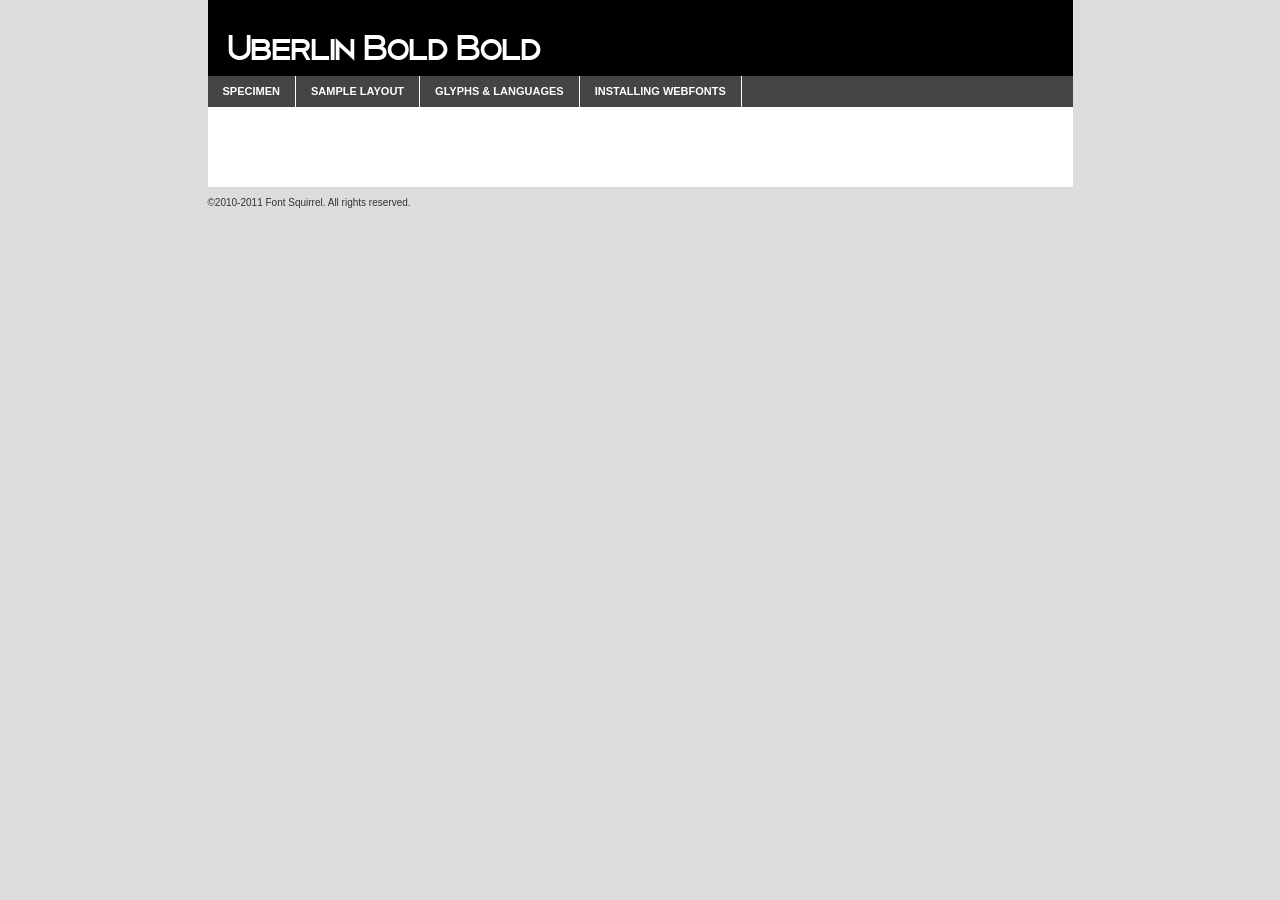
<file: images/webfontkit-20140926-031929/uberlin_bold-demo.html>
<!DOCTYPE html PUBLIC "-//W3C//DTD XHTML 1.0 Transitional//EN"
	"http://www.w3.org/TR/xhtml1/DTD/xhtml1-transitional.dtd">

<html xmlns="http://www.w3.org/1999/xhtml" xml:lang="en" lang="en">
<head>
	<meta http-equiv="Content-Type" content="text/html; charset=utf-8" />
	<script src="http://ajax.googleapis.com/ajax/libs/jquery/1.7.2/jquery.min.js" type="text/javascript" charset="utf-8"></script>
	<script src="specimen_files/easytabs.js" type="text/javascript" charset="utf-8"></script>
	<link rel="stylesheet" href="specimen_files/specimen_stylesheet.css" type="text/css" charset="utf-8" />
	<link rel="stylesheet" href="stylesheet.css" type="text/css" charset="utf-8" />

	<style type="text/css">
					body{
				font-family: 'uberlin_boldbold';
							}
		</style>

	<title>Uberlin Bold Bold Specimen</title>
	
	
	<script type="text/javascript" charset="utf-8">
		$(document).ready(function() {
			$('#container').easyTabs({defaultContent:1});
		});
	</script>
</head>

<body>
<div id="container">
	<div id="header">
		Uberlin Bold Bold	</div>
	<ul class="tabs">
		<li><a href="#specimen">Specimen</a></li>
		<li><a href="#layout">Sample Layout</a></li>
				<li><a href="#glyphs">Glyphs &amp; Languages</a></li>
		<li><a href="#installing">Installing Webfonts</a></li>
		
	</ul>
	
	<div id="main_content">

		
			<div id="specimen">
		
				<div class="section">
					<div class="grid12 firstcol">
						<div class="huge">AaBb</div>
					</div>
				</div>
		
				<div class="section">
					<div class="glyph_range">A&#x200B;B&#x200b;C&#x200b;D&#x200b;E&#x200b;F&#x200b;G&#x200b;H&#x200b;I&#x200b;J&#x200b;K&#x200b;L&#x200b;M&#x200b;N&#x200b;O&#x200b;P&#x200b;Q&#x200b;R&#x200b;S&#x200b;T&#x200b;U&#x200b;V&#x200b;W&#x200b;X&#x200b;Y&#x200b;Z&#x200b;a&#x200b;b&#x200b;c&#x200b;d&#x200b;e&#x200b;f&#x200b;g&#x200b;h&#x200b;i&#x200b;j&#x200b;k&#x200b;l&#x200b;m&#x200b;n&#x200b;o&#x200b;p&#x200b;q&#x200b;r&#x200b;s&#x200b;t&#x200b;u&#x200b;v&#x200b;w&#x200b;x&#x200b;y&#x200b;z&#x200b;1&#x200b;2&#x200b;3&#x200b;4&#x200b;5&#x200b;6&#x200b;7&#x200b;8&#x200b;9&#x200b;0&#x200b;&amp;&#x200b;.&#x200b;,&#x200b;?&#x200b;!&#x200b;&#64;&#x200b;(&#x200b;)&#x200b;#&#x200b;$&#x200b;%&#x200b;*&#x200b;+&#x200b;-&#x200b;=&#x200b;:&#x200b;;</div>
				</div>
				<div class="section">
					<div class="grid12 firstcol">
						<table class="sample_table">
							<tr><td>10</td><td class="size10">abcdefghijklmnopqrstuvwxyzABCDEFGHIJKLMNOPQRSTUVWXYZ0123456789abcdefghijklmnopqrstuvwxyzABCDEFGHIJKLMNOPQRSTUVWXYZ0123456789abcdefghijklmnopqrstuvwxyzABCDEFGHIJKLMNOPQRSTUVWXYZ</td></tr>
							<tr><td>11</td><td class="size11">abcdefghijklmnopqrstuvwxyzABCDEFGHIJKLMNOPQRSTUVWXYZ0123456789abcdefghijklmnopqrstuvwxyzABCDEFGHIJKLMNOPQRSTUVWXYZ0123456789abcdefghijklmnopqrstuvwxyzABCDEFGHIJKLMNOPQRSTUVWXYZ</td></tr>
							<tr><td>12</td><td class="size12">abcdefghijklmnopqrstuvwxyzABCDEFGHIJKLMNOPQRSTUVWXYZ0123456789abcdefghijklmnopqrstuvwxyzABCDEFGHIJKLMNOPQRSTUVWXYZ0123456789abcdefghijklmnopqrstuvwxyzABCDEFGHIJKLMNOPQRSTUVWXYZ</td></tr>
							<tr><td>13</td><td class="size13">abcdefghijklmnopqrstuvwxyzABCDEFGHIJKLMNOPQRSTUVWXYZ0123456789abcdefghijklmnopqrstuvwxyzABCDEFGHIJKLMNOPQRSTUVWXYZ0123456789abcdefghijklmnopqrstuvwxyzABCDEFGHIJKLMNOPQRSTUVWXYZ</td></tr>
							<tr><td>14</td><td class="size14">abcdefghijklmnopqrstuvwxyzABCDEFGHIJKLMNOPQRSTUVWXYZ0123456789abcdefghijklmnopqrstuvwxyzABCDEFGHIJKLMNOPQRSTUVWXYZ0123456789abcdefghijklmnopqrstuvwxyzABCDEFGHIJKLMNOPQRSTUVWXYZ</td></tr>
							<tr><td>16</td><td class="size16">abcdefghijklmnopqrstuvwxyzABCDEFGHIJKLMNOPQRSTUVWXYZ0123456789abcdefghijklmnopqrstuvwxyzABCDEFGHIJKLMNOPQRSTUVWXYZ</td></tr>
							<tr><td>18</td><td class="size18">abcdefghijklmnopqrstuvwxyzABCDEFGHIJKLMNOPQRSTUVWXYZ0123456789abcdefghijklmnopqrstuvwxyzABCDEFGHIJKLMNOPQRSTUVWXYZ</td></tr>
							<tr><td>20</td><td class="size20">abcdefghijklmnopqrstuvwxyzABCDEFGHIJKLMNOPQRSTUVWXYZ0123456789abcdefghijklmnopqrstuvwxyzABCDEFGHIJKLMNOPQRSTUVWXYZ</td></tr>
							<tr><td>24</td><td class="size24">abcdefghijklmnopqrstuvwxyzABCDEFGHIJKLMNOPQRSTUVWXYZ0123456789abcdefghijklmnopqrstuvwxyzABCDEFGHIJKLMNOPQRSTUVWXYZ</td></tr>
							<tr><td>30</td><td class="size30">abcdefghijklmnopqrstuvwxyzABCDEFGHIJKLMNOPQRSTUVWXYZ0123456789abcdefghijklmnopqrstuvwxyzABCDEFGHIJKLMNOPQRSTUVWXYZ</td></tr>
							<tr><td>36</td><td class="size36">abcdefghijklmnopqrstuvwxyzABCDEFGHIJKLMNOPQRSTUVWXYZ0123456789abcdefghijklmnopqrstuvwxyzABCDEFGHIJKLMNOPQRSTUVWXYZ</td></tr>
							<tr><td>48</td><td class="size48">abcdefghijklmnopqrstuvwxyzABCDEFGHIJKLMNOPQRSTUVWXYZ0123456789abcdefghijklmnopqrstuvwxyzABCDEFGHIJKLMNOPQRSTUVWXYZ</td></tr>
							<tr><td>60</td><td class="size60">abcdefghijklmnopqrstuvwxyzABCDEFGHIJKLMNOPQRSTUVWXYZ0123456789abcdefghijklmnopqrstuvwxyzABCDEFGHIJKLMNOPQRSTUVWXYZ</td></tr>
							<tr><td>72</td><td class="size72">abcdefghijklmnopqrstuvwxyzABCDEFGHIJKLMNOPQRSTUVWXYZ0123456789abcdefghijklmnopqrstuvwxyzABCDEFGHIJKLMNOPQRSTUVWXYZ</td></tr>
							<tr><td>90</td><td class="size90">abcdefghijklmnopqrstuvwxyzABCDEFGHIJKLMNOPQRSTUVWXYZ0123456789abcdefghijklmnopqrstuvwxyzABCDEFGHIJKLMNOPQRSTUVWXYZ</td></tr>
						</table>
				
					</div>
			
				</div>
		
		
		
								<div class="section" id="bodycomparison">


										<div id="xheight">
				<div class="fontbody">&#x25FC;&#x25FC;&#x25FC;&#x25FC;&#x25FC;&#x25FC;&#x25FC;&#x25FC;&#x25FC;&#x25FC;&#x25FC;&#x25FC;&#x25FC;&#x25FC;&#x25FC;&#x25FC;&#x25FC;&#x25FC;&#x25FC;&#x25FC;&#x25FC;&#x25FC;&#x25FC;&#x25FC;&#x25FC;&#x25FC;&#x25FC;&#x25FC;&#x25FC;&#x25FC;&#x25FC;&#x25FC;&#x25FC;&#x25FC;&#x25FC;&#x25FC;&#x25FC;&#x25FC;&#x25FC;&#x25FC;&#x25FC;&#x25FC;&#x25FC;&#x25FC;&#x25FC;&#x25FC;&#x25FC;&#x25FC;&#x25FC;&#x25FC;&#x25FC;&#x25FC;&#x25FC;&#x25FC;&#x25FC;&#x25FC;&#x25FC;&#x25FC;&#x25FC;&#x25FC;&#x25FC;&#x25FC;&#x25FC;&#x25FC;&#x25FC;&#x25FC;&#x25FC;&#x25FC;&#x25FC;&#x25FC;&#x25FC;&#x25FC;&#x25FC;&#x25FC;&#x25FC;&#x25FC;&#x25FC;&#x25FC;&#x25FC;&#x25FC;&#x25FC;&#x25FC;&#x25FC;&#x25FC;&#x25FC;&#x25FC;&#x25FC;&#x25FC;&#x25FC;&#x25FC;&#x25FC;&#x25FC;&#x25FC;&#x25FC;&#x25FC;&#x25FC;&#x25FC;&#x25FC;&#x25FC;body</div><div class="arialbody">body</div><div class="verdanabody">body</div><div class="georgiabody">body</div></div>
										<div class="fontbody" style="z-index:1">
											body<span>Uberlin Bold Bold</span>
										</div>
										<div class="arialbody" style="z-index:1">
											body<span>Arial</span>
										</div>
										<div class="verdanabody" style="z-index:1">
											body<span>Verdana</span>
										</div>
										<div class="georgiabody" style="z-index:1">
											body<span>Georgia</span>
										</div>



								</div>
		
		
				<div class="section psample psample_row1" id="">
					
					<div class="grid2 firstcol">
						<p class="size10"><span>10.</span>Aenean lacinia bibendum nulla sed consectetur. Fusce dapibus, tellus ac cursus commodo, tortor mauris condimentum nibh, ut fermentum massa justo sit amet risus. Nullam id dolor id nibh ultricies vehicula ut id elit. Cum sociis natoque penatibus et magnis dis parturient montes, nascetur ridiculus mus. Nulla vitae elit libero, a pharetra augue.</p>
			
					</div>
					<div class="grid3">
						<p class="size11"><span>11.</span>Aenean lacinia bibendum nulla sed consectetur. Fusce dapibus, tellus ac cursus commodo, tortor mauris condimentum nibh, ut fermentum massa justo sit amet risus. Nullam id dolor id nibh ultricies vehicula ut id elit. Cum sociis natoque penatibus et magnis dis parturient montes, nascetur ridiculus mus. Nulla vitae elit libero, a pharetra augue.</p>
			
					</div>
					<div class="grid3">
						<p class="size12"><span>12.</span>Aenean lacinia bibendum nulla sed consectetur. Fusce dapibus, tellus ac cursus commodo, tortor mauris condimentum nibh, ut fermentum massa justo sit amet risus. Nullam id dolor id nibh ultricies vehicula ut id elit. Cum sociis natoque penatibus et magnis dis parturient montes, nascetur ridiculus mus. Nulla vitae elit libero, a pharetra augue.</p>
			
					</div>
					<div class="grid4">
						<p class="size13"><span>13.</span>Aenean lacinia bibendum nulla sed consectetur. Fusce dapibus, tellus ac cursus commodo, tortor mauris condimentum nibh, ut fermentum massa justo sit amet risus. Nullam id dolor id nibh ultricies vehicula ut id elit. Cum sociis natoque penatibus et magnis dis parturient montes, nascetur ridiculus mus. Nulla vitae elit libero, a pharetra augue.</p>
			
					</div>
					<div class="white_blend"></div>
					
				</div>
				<div class="section psample psample_row2" id="">
					<div class="grid3 firstcol">
						<p class="size14"><span>14.</span>Aenean lacinia bibendum nulla sed consectetur. Fusce dapibus, tellus ac cursus commodo, tortor mauris condimentum nibh, ut fermentum massa justo sit amet risus. Nullam id dolor id nibh ultricies vehicula ut id elit. Cum sociis natoque penatibus et magnis dis parturient montes, nascetur ridiculus mus. Nulla vitae elit libero, a pharetra augue.</p>
			
					</div>
					<div class="grid4">
						<p class="size16"><span>16.</span>Aenean lacinia bibendum nulla sed consectetur. Fusce dapibus, tellus ac cursus commodo, tortor mauris condimentum nibh, ut fermentum massa justo sit amet risus. Nullam id dolor id nibh ultricies vehicula ut id elit. Cum sociis natoque penatibus et magnis dis parturient montes, nascetur ridiculus mus. Nulla vitae elit libero, a pharetra augue.</p>
			
					</div>
					<div class="grid5">
						<p class="size18"><span>18.</span>Aenean lacinia bibendum nulla sed consectetur. Fusce dapibus, tellus ac cursus commodo, tortor mauris condimentum nibh, ut fermentum massa justo sit amet risus. Nullam id dolor id nibh ultricies vehicula ut id elit. Cum sociis natoque penatibus et magnis dis parturient montes, nascetur ridiculus mus. Nulla vitae elit libero, a pharetra augue.</p>
			
					</div>

					<div class="white_blend"></div>

				</div>
				
				<div class="section psample psample_row3" id="">
					<div class="grid5 firstcol">
						<p class="size20"><span>20.</span>Aenean lacinia bibendum nulla sed consectetur. Fusce dapibus, tellus ac cursus commodo, tortor mauris condimentum nibh, ut fermentum massa justo sit amet risus. Nullam id dolor id nibh ultricies vehicula ut id elit. Cum sociis natoque penatibus et magnis dis parturient montes, nascetur ridiculus mus. Nulla vitae elit libero, a pharetra augue.</p>
					</div>
					<div class="grid7">
						<p class="size24"><span>24.</span>Aenean lacinia bibendum nulla sed consectetur. Fusce dapibus, tellus ac cursus commodo, tortor mauris condimentum nibh, ut fermentum massa justo sit amet risus. Nullam id dolor id nibh ultricies vehicula ut id elit. Cum sociis natoque penatibus et magnis dis parturient montes, nascetur ridiculus mus. Nulla vitae elit libero, a pharetra augue.</p>
					</div>
					
					<div class="white_blend"></div>
					
				</div>
				
				<div class="section psample psample_row4" id="">
					<div class="grid12 firstcol">
						<p class="size30"><span>30.</span>Aenean lacinia bibendum nulla sed consectetur. Fusce dapibus, tellus ac cursus commodo, tortor mauris condimentum nibh, ut fermentum massa justo sit amet risus. Nullam id dolor id nibh ultricies vehicula ut id elit. Cum sociis natoque penatibus et magnis dis parturient montes, nascetur ridiculus mus. Nulla vitae elit libero, a pharetra augue.</p>
					</div>
					<div class="white_blend"></div>
					
				</div>
				
				
				
				<div class="section psample psample_row1 fullreverse">
					<div class="grid2 firstcol">
						<p class="size10"><span>10.</span>Aenean lacinia bibendum nulla sed consectetur. Fusce dapibus, tellus ac cursus commodo, tortor mauris condimentum nibh, ut fermentum massa justo sit amet risus. Nullam id dolor id nibh ultricies vehicula ut id elit. Cum sociis natoque penatibus et magnis dis parturient montes, nascetur ridiculus mus. Nulla vitae elit libero, a pharetra augue.</p>
			
					</div>
					<div class="grid3">
						<p class="size11"><span>11.</span>Aenean lacinia bibendum nulla sed consectetur. Fusce dapibus, tellus ac cursus commodo, tortor mauris condimentum nibh, ut fermentum massa justo sit amet risus. Nullam id dolor id nibh ultricies vehicula ut id elit. Cum sociis natoque penatibus et magnis dis parturient montes, nascetur ridiculus mus. Nulla vitae elit libero, a pharetra augue.</p>
			
					</div>
					<div class="grid3">
						<p class="size12"><span>12.</span>Aenean lacinia bibendum nulla sed consectetur. Fusce dapibus, tellus ac cursus commodo, tortor mauris condimentum nibh, ut fermentum massa justo sit amet risus. Nullam id dolor id nibh ultricies vehicula ut id elit. Cum sociis natoque penatibus et magnis dis parturient montes, nascetur ridiculus mus. Nulla vitae elit libero, a pharetra augue.</p>
			
					</div>
					<div class="grid4">
						<p class="size13"><span>13.</span>Aenean lacinia bibendum nulla sed consectetur. Fusce dapibus, tellus ac cursus commodo, tortor mauris condimentum nibh, ut fermentum massa justo sit amet risus. Nullam id dolor id nibh ultricies vehicula ut id elit. Cum sociis natoque penatibus et magnis dis parturient montes, nascetur ridiculus mus. Nulla vitae elit libero, a pharetra augue.</p>
			
					</div>
					<div class="black_blend"></div>
					
				</div>
				
				<div class="section psample psample_row2 fullreverse">
					<div class="grid3 firstcol">
						<p class="size14"><span>14.</span>Aenean lacinia bibendum nulla sed consectetur. Fusce dapibus, tellus ac cursus commodo, tortor mauris condimentum nibh, ut fermentum massa justo sit amet risus. Nullam id dolor id nibh ultricies vehicula ut id elit. Cum sociis natoque penatibus et magnis dis parturient montes, nascetur ridiculus mus. Nulla vitae elit libero, a pharetra augue.</p>
			
					</div>
					<div class="grid4">
						<p class="size16"><span>16.</span>Aenean lacinia bibendum nulla sed consectetur. Fusce dapibus, tellus ac cursus commodo, tortor mauris condimentum nibh, ut fermentum massa justo sit amet risus. Nullam id dolor id nibh ultricies vehicula ut id elit. Cum sociis natoque penatibus et magnis dis parturient montes, nascetur ridiculus mus. Nulla vitae elit libero, a pharetra augue.</p>
			
					</div>
					<div class="grid5">
						<p class="size18"><span>18.</span>Aenean lacinia bibendum nulla sed consectetur. Fusce dapibus, tellus ac cursus commodo, tortor mauris condimentum nibh, ut fermentum massa justo sit amet risus. Nullam id dolor id nibh ultricies vehicula ut id elit. Cum sociis natoque penatibus et magnis dis parturient montes, nascetur ridiculus mus. Nulla vitae elit libero, a pharetra augue.</p>
			
					</div>
					<div class="black_blend"></div>

				</div>
				
				<div class="section psample fullreverse psample_row3" id="">
					<div class="grid5 firstcol">
						<p class="size20"><span>20.</span>Aenean lacinia bibendum nulla sed consectetur. Fusce dapibus, tellus ac cursus commodo, tortor mauris condimentum nibh, ut fermentum massa justo sit amet risus. Nullam id dolor id nibh ultricies vehicula ut id elit. Cum sociis natoque penatibus et magnis dis parturient montes, nascetur ridiculus mus. Nulla vitae elit libero, a pharetra augue.</p>
					</div>
					<div class="grid7">
						<p class="size24"><span>24.</span>Aenean lacinia bibendum nulla sed consectetur. Fusce dapibus, tellus ac cursus commodo, tortor mauris condimentum nibh, ut fermentum massa justo sit amet risus. Nullam id dolor id nibh ultricies vehicula ut id elit. Cum sociis natoque penatibus et magnis dis parturient montes, nascetur ridiculus mus. Nulla vitae elit libero, a pharetra augue.</p>
					</div>
					
					<div class="black_blend"></div>
					
				</div>
				
				<div class="section psample fullreverse psample_row4" id="" style="border-bottom: 20px #000 solid;">
					<div class="grid12 firstcol">
						<p class="size30"><span>30.</span>Aenean lacinia bibendum nulla sed consectetur. Fusce dapibus, tellus ac cursus commodo, tortor mauris condimentum nibh, ut fermentum massa justo sit amet risus. Nullam id dolor id nibh ultricies vehicula ut id elit. Cum sociis natoque penatibus et magnis dis parturient montes, nascetur ridiculus mus. Nulla vitae elit libero, a pharetra augue.</p>
					</div>
					<div class="black_blend"></div>
					
				</div>
				
				
				
				
			</div>
			
			<div id="layout">
				
				<div class="section">
					
					<div class="grid12 firstcol">
						<h1>Lorem Ipsum Dolor</h1>
						<h2>Etiam porta sem malesuada magna mollis euismod</h2>
						
						<p class="byline">By <a href="#link">Aenean Lacinia</a></p>
					</div>
				</div>
				<div class="section">
					<div class="grid8 firstcol">
						<p class="large">Donec sed odio dui. Morbi leo risus, porta ac consectetur ac, vestibulum at eros. Fusce dapibus, tellus ac cursus commodo, tortor mauris condimentum nibh, ut fermentum massa justo sit amet risus. </p>

						
						<h3>Pellentesque ornare sem</h3>

						<p>Maecenas sed diam eget risus varius blandit sit amet non magna. Maecenas faucibus mollis interdum. Donec ullamcorper nulla non metus auctor fringilla. Nullam id dolor id nibh ultricies vehicula ut id elit. Nullam id dolor id nibh ultricies vehicula ut id elit. </p>

						<p>Aenean eu leo quam. Pellentesque ornare sem lacinia quam venenatis vestibulum. Lorem ipsum dolor sit amet, consectetur adipiscing elit. Cum sociis natoque penatibus et magnis dis parturient montes, nascetur ridiculus mus. </p>

						<p>Nulla vitae elit libero, a pharetra augue. Praesent commodo cursus magna, vel scelerisque nisl consectetur et. Aenean lacinia bibendum nulla sed consectetur. </p>

						<p>Nullam quis risus eget urna mollis ornare vel eu leo. Nullam quis risus eget urna mollis ornare vel eu leo. Maecenas sed diam eget risus varius blandit sit amet non magna. Donec ullamcorper nulla non metus auctor fringilla. </p>

						<h3>Cras mattis consectetur</h3>

						<p>Aenean eu leo quam. Pellentesque ornare sem lacinia quam venenatis vestibulum. Aenean lacinia bibendum nulla sed consectetur. Integer posuere erat a ante venenatis dapibus posuere velit aliquet. Cras mattis consectetur purus sit amet fermentum. </p>

						<p>Nullam id dolor id nibh ultricies vehicula ut id elit. Nullam quis risus eget urna mollis ornare vel eu leo. Cras mattis consectetur purus sit amet fermentum.</p>
					</div>
					
					<div class="grid4 sidebar">
						
						<div class="box reverse">
							<p class="last">Nullam quis risus eget urna mollis ornare vel eu leo. Donec ullamcorper nulla non metus auctor fringilla. Cras mattis consectetur purus sit amet fermentum. Sed posuere consectetur est at lobortis. Lorem ipsum dolor sit amet, consectetur adipiscing elit. </p>
						</div>
						
						<p class="caption">Maecenas sed diam eget risus varius.</p>

						<p>Vestibulum id ligula porta felis euismod semper. Integer posuere erat a ante venenatis dapibus posuere velit aliquet. Vestibulum id ligula porta felis euismod semper. Sed posuere consectetur est at lobortis. Maecenas sed diam eget risus varius blandit sit amet non magna. Fusce dapibus, tellus ac cursus commodo, tortor mauris condimentum nibh, ut fermentum massa justo sit amet risus. </p>

					

						<p>Duis mollis, est non commodo luctus, nisi erat porttitor ligula, eget lacinia odio sem nec elit. Aenean lacinia bibendum nulla sed consectetur. Vivamus sagittis lacus vel augue laoreet rutrum faucibus dolor auctor. Aenean lacinia bibendum nulla sed consectetur. Nullam quis risus eget urna mollis ornare vel eu leo. </p>

						<p>Praesent commodo cursus magna, vel scelerisque nisl consectetur et. Donec ullamcorper nulla non metus auctor fringilla. Maecenas faucibus mollis interdum. Fusce dapibus, tellus ac cursus commodo, tortor mauris condimentum nibh, ut fermentum massa justo sit amet risus. </p>

					</div>
				</div>
				
			</div>


			



		<div id="glyphs">
			<div class="section">
				<div class="grid12 firstcol">
			
				<h1>Language Support</h1>
				<p>The subset of Uberlin Bold Bold in this kit supports the following languages:<br />
			
					Albanian, Basque, Breton, Chamorro, Danish, Dutch, English, Finnish, French, Frisian, Galician, German, Italian, Malagasy, Norwegian, Portuguese, Spanish, Swedish				</p>
				<h1>Glyph Chart</h1>
				<p>The subset of Uberlin Bold Bold in this kit includes all the glyphs listed below. Unicode entities are included above each glyph to help you insert individual characters into your layout.</p>
				<div id="glyph_chart">
			
																				 <div><p>&amp;#32;</p>&#32;</div>
																				 <div><p>&amp;#33;</p>&#33;</div>
																				 <div><p>&amp;#34;</p>&#34;</div>
																				 <div><p>&amp;#35;</p>&#35;</div>
																				 <div><p>&amp;#36;</p>&#36;</div>
																				 <div><p>&amp;#37;</p>&#37;</div>
																				 <div><p>&amp;#38;</p>&#38;</div>
																				 <div><p>&amp;#39;</p>&#39;</div>
																				 <div><p>&amp;#40;</p>&#40;</div>
																				 <div><p>&amp;#41;</p>&#41;</div>
																				 <div><p>&amp;#42;</p>&#42;</div>
																				 <div><p>&amp;#43;</p>&#43;</div>
																				 <div><p>&amp;#44;</p>&#44;</div>
																				 <div><p>&amp;#45;</p>&#45;</div>
																				 <div><p>&amp;#46;</p>&#46;</div>
																				 <div><p>&amp;#47;</p>&#47;</div>
																				 <div><p>&amp;#48;</p>&#48;</div>
																				 <div><p>&amp;#49;</p>&#49;</div>
																				 <div><p>&amp;#50;</p>&#50;</div>
																				 <div><p>&amp;#51;</p>&#51;</div>
																				 <div><p>&amp;#52;</p>&#52;</div>
																				 <div><p>&amp;#53;</p>&#53;</div>
																				 <div><p>&amp;#54;</p>&#54;</div>
																				 <div><p>&amp;#55;</p>&#55;</div>
																				 <div><p>&amp;#56;</p>&#56;</div>
																				 <div><p>&amp;#57;</p>&#57;</div>
																				 <div><p>&amp;#58;</p>&#58;</div>
																				 <div><p>&amp;#59;</p>&#59;</div>
																				 <div><p>&amp;#60;</p>&#60;</div>
																				 <div><p>&amp;#61;</p>&#61;</div>
																				 <div><p>&amp;#62;</p>&#62;</div>
																				 <div><p>&amp;#63;</p>&#63;</div>
																				 <div><p>&amp;#64;</p>&#64;</div>
																				 <div><p>&amp;#65;</p>&#65;</div>
																				 <div><p>&amp;#66;</p>&#66;</div>
																				 <div><p>&amp;#67;</p>&#67;</div>
																				 <div><p>&amp;#68;</p>&#68;</div>
																				 <div><p>&amp;#69;</p>&#69;</div>
																				 <div><p>&amp;#70;</p>&#70;</div>
																				 <div><p>&amp;#71;</p>&#71;</div>
																				 <div><p>&amp;#72;</p>&#72;</div>
																				 <div><p>&amp;#73;</p>&#73;</div>
																				 <div><p>&amp;#74;</p>&#74;</div>
																				 <div><p>&amp;#75;</p>&#75;</div>
																				 <div><p>&amp;#76;</p>&#76;</div>
																				 <div><p>&amp;#77;</p>&#77;</div>
																				 <div><p>&amp;#78;</p>&#78;</div>
																				 <div><p>&amp;#79;</p>&#79;</div>
																				 <div><p>&amp;#80;</p>&#80;</div>
																				 <div><p>&amp;#81;</p>&#81;</div>
																				 <div><p>&amp;#82;</p>&#82;</div>
																				 <div><p>&amp;#83;</p>&#83;</div>
																				 <div><p>&amp;#84;</p>&#84;</div>
																				 <div><p>&amp;#85;</p>&#85;</div>
																				 <div><p>&amp;#86;</p>&#86;</div>
																				 <div><p>&amp;#87;</p>&#87;</div>
																				 <div><p>&amp;#88;</p>&#88;</div>
																				 <div><p>&amp;#89;</p>&#89;</div>
																				 <div><p>&amp;#90;</p>&#90;</div>
																				 <div><p>&amp;#91;</p>&#91;</div>
																				 <div><p>&amp;#92;</p>&#92;</div>
																				 <div><p>&amp;#93;</p>&#93;</div>
																				 <div><p>&amp;#94;</p>&#94;</div>
																				 <div><p>&amp;#95;</p>&#95;</div>
																				 <div><p>&amp;#96;</p>&#96;</div>
																				 <div><p>&amp;#97;</p>&#97;</div>
																				 <div><p>&amp;#98;</p>&#98;</div>
																				 <div><p>&amp;#99;</p>&#99;</div>
																				 <div><p>&amp;#100;</p>&#100;</div>
																				 <div><p>&amp;#101;</p>&#101;</div>
																				 <div><p>&amp;#102;</p>&#102;</div>
																				 <div><p>&amp;#103;</p>&#103;</div>
																				 <div><p>&amp;#104;</p>&#104;</div>
																				 <div><p>&amp;#105;</p>&#105;</div>
																				 <div><p>&amp;#106;</p>&#106;</div>
																				 <div><p>&amp;#107;</p>&#107;</div>
																				 <div><p>&amp;#108;</p>&#108;</div>
																				 <div><p>&amp;#109;</p>&#109;</div>
																				 <div><p>&amp;#110;</p>&#110;</div>
																				 <div><p>&amp;#111;</p>&#111;</div>
																				 <div><p>&amp;#112;</p>&#112;</div>
																				 <div><p>&amp;#113;</p>&#113;</div>
																				 <div><p>&amp;#114;</p>&#114;</div>
																				 <div><p>&amp;#115;</p>&#115;</div>
																				 <div><p>&amp;#116;</p>&#116;</div>
																				 <div><p>&amp;#117;</p>&#117;</div>
																				 <div><p>&amp;#118;</p>&#118;</div>
																				 <div><p>&amp;#119;</p>&#119;</div>
																				 <div><p>&amp;#120;</p>&#120;</div>
																				 <div><p>&amp;#121;</p>&#121;</div>
																				 <div><p>&amp;#122;</p>&#122;</div>
																				 <div><p>&amp;#123;</p>&#123;</div>
																				 <div><p>&amp;#124;</p>&#124;</div>
																				 <div><p>&amp;#125;</p>&#125;</div>
																				 <div><p>&amp;#160;</p>&#160;</div>
																				 <div><p>&amp;#161;</p>&#161;</div>
																				 <div><p>&amp;#162;</p>&#162;</div>
																				 <div><p>&amp;#163;</p>&#163;</div>
																				 <div><p>&amp;#165;</p>&#165;</div>
																				 <div><p>&amp;#166;</p>&#166;</div>
																				 <div><p>&amp;#167;</p>&#167;</div>
																				 <div><p>&amp;#168;</p>&#168;</div>
																				 <div><p>&amp;#169;</p>&#169;</div>
																				 <div><p>&amp;#170;</p>&#170;</div>
																				 <div><p>&amp;#171;</p>&#171;</div>
																				 <div><p>&amp;#172;</p>&#172;</div>
																				 <div><p>&amp;#173;</p>&#173;</div>
																				 <div><p>&amp;#174;</p>&#174;</div>
																				 <div><p>&amp;#175;</p>&#175;</div>
																				 <div><p>&amp;#176;</p>&#176;</div>
																				 <div><p>&amp;#177;</p>&#177;</div>
																				 <div><p>&amp;#178;</p>&#178;</div>
																				 <div><p>&amp;#179;</p>&#179;</div>
																				 <div><p>&amp;#180;</p>&#180;</div>
																				 <div><p>&amp;#181;</p>&#181;</div>
																				 <div><p>&amp;#182;</p>&#182;</div>
																				 <div><p>&amp;#183;</p>&#183;</div>
																				 <div><p>&amp;#184;</p>&#184;</div>
																				 <div><p>&amp;#185;</p>&#185;</div>
																				 <div><p>&amp;#186;</p>&#186;</div>
																				 <div><p>&amp;#187;</p>&#187;</div>
																				 <div><p>&amp;#188;</p>&#188;</div>
																				 <div><p>&amp;#189;</p>&#189;</div>
																				 <div><p>&amp;#190;</p>&#190;</div>
																				 <div><p>&amp;#191;</p>&#191;</div>
																				 <div><p>&amp;#192;</p>&#192;</div>
																				 <div><p>&amp;#193;</p>&#193;</div>
																				 <div><p>&amp;#194;</p>&#194;</div>
																				 <div><p>&amp;#195;</p>&#195;</div>
																				 <div><p>&amp;#196;</p>&#196;</div>
																				 <div><p>&amp;#197;</p>&#197;</div>
																				 <div><p>&amp;#198;</p>&#198;</div>
																				 <div><p>&amp;#199;</p>&#199;</div>
																				 <div><p>&amp;#200;</p>&#200;</div>
																				 <div><p>&amp;#201;</p>&#201;</div>
																				 <div><p>&amp;#202;</p>&#202;</div>
																				 <div><p>&amp;#203;</p>&#203;</div>
																				 <div><p>&amp;#204;</p>&#204;</div>
																				 <div><p>&amp;#205;</p>&#205;</div>
																				 <div><p>&amp;#206;</p>&#206;</div>
																				 <div><p>&amp;#207;</p>&#207;</div>
																				 <div><p>&amp;#209;</p>&#209;</div>
																				 <div><p>&amp;#210;</p>&#210;</div>
																				 <div><p>&amp;#211;</p>&#211;</div>
																				 <div><p>&amp;#212;</p>&#212;</div>
																				 <div><p>&amp;#213;</p>&#213;</div>
																				 <div><p>&amp;#214;</p>&#214;</div>
																				 <div><p>&amp;#215;</p>&#215;</div>
																				 <div><p>&amp;#216;</p>&#216;</div>
																				 <div><p>&amp;#217;</p>&#217;</div>
																				 <div><p>&amp;#218;</p>&#218;</div>
																				 <div><p>&amp;#219;</p>&#219;</div>
																				 <div><p>&amp;#220;</p>&#220;</div>
																				 <div><p>&amp;#221;</p>&#221;</div>
																				 <div><p>&amp;#222;</p>&#222;</div>
																				 <div><p>&amp;#223;</p>&#223;</div>
																				 <div><p>&amp;#224;</p>&#224;</div>
																				 <div><p>&amp;#225;</p>&#225;</div>
																				 <div><p>&amp;#226;</p>&#226;</div>
																				 <div><p>&amp;#227;</p>&#227;</div>
																				 <div><p>&amp;#228;</p>&#228;</div>
																				 <div><p>&amp;#229;</p>&#229;</div>
																				 <div><p>&amp;#230;</p>&#230;</div>
																				 <div><p>&amp;#231;</p>&#231;</div>
																				 <div><p>&amp;#232;</p>&#232;</div>
																				 <div><p>&amp;#233;</p>&#233;</div>
																				 <div><p>&amp;#234;</p>&#234;</div>
																				 <div><p>&amp;#235;</p>&#235;</div>
																				 <div><p>&amp;#236;</p>&#236;</div>
																				 <div><p>&amp;#237;</p>&#237;</div>
																				 <div><p>&amp;#238;</p>&#238;</div>
																				 <div><p>&amp;#239;</p>&#239;</div>
																				 <div><p>&amp;#241;</p>&#241;</div>
																				 <div><p>&amp;#242;</p>&#242;</div>
																				 <div><p>&amp;#243;</p>&#243;</div>
																				 <div><p>&amp;#244;</p>&#244;</div>
																				 <div><p>&amp;#245;</p>&#245;</div>
																				 <div><p>&amp;#246;</p>&#246;</div>
																				 <div><p>&amp;#247;</p>&#247;</div>
																				 <div><p>&amp;#248;</p>&#248;</div>
																				 <div><p>&amp;#249;</p>&#249;</div>
																				 <div><p>&amp;#250;</p>&#250;</div>
																				 <div><p>&amp;#251;</p>&#251;</div>
																				 <div><p>&amp;#252;</p>&#252;</div>
																				 <div><p>&amp;#253;</p>&#253;</div>
																				 <div><p>&amp;#254;</p>&#254;</div>
																				 <div><p>&amp;#255;</p>&#255;</div>
																				 <div><p>&amp;#338;</p>&#338;</div>
																				 <div><p>&amp;#339;</p>&#339;</div>
																				 <div><p>&amp;#376;</p>&#376;</div>
																				 <div><p>&amp;#710;</p>&#710;</div>
																				 <div><p>&amp;#732;</p>&#732;</div>
																				 <div><p>&amp;#8192;</p>&#8192;</div>
																				 <div><p>&amp;#8193;</p>&#8193;</div>
																				 <div><p>&amp;#8194;</p>&#8194;</div>
																				 <div><p>&amp;#8195;</p>&#8195;</div>
																				 <div><p>&amp;#8196;</p>&#8196;</div>
																				 <div><p>&amp;#8197;</p>&#8197;</div>
																				 <div><p>&amp;#8198;</p>&#8198;</div>
																				 <div><p>&amp;#8199;</p>&#8199;</div>
																				 <div><p>&amp;#8200;</p>&#8200;</div>
																				 <div><p>&amp;#8201;</p>&#8201;</div>
																				 <div><p>&amp;#8202;</p>&#8202;</div>
																				 <div><p>&amp;#8208;</p>&#8208;</div>
																				 <div><p>&amp;#8209;</p>&#8209;</div>
																				 <div><p>&amp;#8210;</p>&#8210;</div>
																				 <div><p>&amp;#8211;</p>&#8211;</div>
																				 <div><p>&amp;#8212;</p>&#8212;</div>
																				 <div><p>&amp;#8216;</p>&#8216;</div>
																				 <div><p>&amp;#8217;</p>&#8217;</div>
																				 <div><p>&amp;#8218;</p>&#8218;</div>
																				 <div><p>&amp;#8220;</p>&#8220;</div>
																				 <div><p>&amp;#8221;</p>&#8221;</div>
																				 <div><p>&amp;#8222;</p>&#8222;</div>
																				 <div><p>&amp;#8226;</p>&#8226;</div>
																				 <div><p>&amp;#8230;</p>&#8230;</div>
																				 <div><p>&amp;#8239;</p>&#8239;</div>
																				 <div><p>&amp;#8249;</p>&#8249;</div>
																				 <div><p>&amp;#8250;</p>&#8250;</div>
																				 <div><p>&amp;#8287;</p>&#8287;</div>
																				 <div><p>&amp;#8364;</p>&#8364;</div>
																				 <div><p>&amp;#8482;</p>&#8482;</div>
																				 <div><p>&amp;#9724;</p>&#9724;</div>
																																																</div>	
				</div>
		
		
			</div>
		</div>
		
		
		<div id="specs">
			
		</div>
	
		<div id="installing">
			<div class="section">
				<div class="grid7 firstcol">
					<h1>Installing Webfonts</h1>
					
					<p>Webfonts are supported by all major browser platforms but not all in the same way. There are currently four different font formats that must be included in order to target all browsers. This includes TTF, WOFF, EOT and SVG.</p>
					
					<h2>1. Upload your webfonts</h2>
					<p>You must upload your webfont kit to your website. They should be in or near the same directory as your CSS files.</p>
					
					<h2>2. Include the webfont stylesheet</h2>
					<p>A special CSS @font-face declaration helps the various browsers select the appropriate font it needs without causing you a bunch of headaches. Learn more about this syntax by reading the <a href="http://www.fontspring.com/blog/further-hardening-of-the-bulletproof-syntax">Fontspring blog post</a> about it. The code for it is as follows:</p>


<code>
@font-face{ 
	font-family: 'MyWebFont';
	src: url('WebFont.eot');
	src: url('WebFont.eot?#iefix') format('embedded-opentype'),
	     url('WebFont.woff') format('woff'),
	     url('WebFont.ttf') format('truetype'),
	     url('WebFont.svg#webfont') format('svg');
}
</code>

	<p>We've already gone ahead and generated the code for you. All you have to do is link to the stylesheet in your HTML, like this:</p>
	<code>&lt;link rel=&quot;stylesheet&quot; href=&quot;stylesheet.css&quot; type=&quot;text/css&quot; charset=&quot;utf-8&quot; /&gt;</code>

					<h2>3. Modify your own stylesheet</h2>
					<p>To take advantage of your new fonts, you must tell your stylesheet to use them. Look at the original @font-face declaration above and find the property called "font-family." The name linked there will be what you use to reference the font. Prepend that webfont name to the font stack in the "font-family" property, inside the selector you want to change. For example:</p>
<code>p { font-family: 'WebFont', Arial, sans-serif; }</code>

<h2>4. Test</h2>
<p>Getting webfonts to work cross-browser <em>can</em> be tricky. Use the information in the sidebar to help you if you find that fonts aren't loading in a particular browser.</p>
				</div>
				
				<div class="grid5 sidebar">
					<div class="box">
						<h2>Troubleshooting<br />Font-Face Problems</h2>
						<p>Having trouble getting your webfonts to load in your new website? Here are some tips to sort out what might be the problem.</p>

						<h3>Fonts not showing in any browser</h3>

						<p>This sounds like you need to work on the plumbing. You either did not upload the fonts to the correct directory, or you did not link the fonts properly in the CSS. If you've confirmed that all this is correct and you still have a problem, take a look at your .htaccess file and see if requests are getting intercepted.</p>

						<h3>Fonts not loading in iPhone or iPad</h3>

						<p>The most common problem here is that you are serving the fonts from an IIS server. IIS refuses to serve files that have unknown MIME types. If that is the case, you must set the MIME type for SVG to "image/svg+xml" in the server settings. Follow these instructions from Microsoft if you need help.</p>

						<h3>Fonts not loading in Firefox</h3>

						<p>The primary reason for this failure? You are still using a version Firefox older than 3.5. So upgrade already! If that isn't it, then you are very likely serving fonts from a different domain. Firefox requires that all font assets be served from the same domain. Lastly it is possible that you need to add WOFF to your list of MIME types (if you are serving via IIS.)</p>

						<h3>Fonts not loading in IE</h3>

						<p>Are you looking at Internet Explorer on an actual Windows machine or are you cheating by using a service like Adobe BrowserLab? Many of these screenshot services do not render @font-face for IE. Best to test it on a real machine.</p>

						<h3>Fonts not loading in IE9</h3>

						<p>IE9, like Firefox, requires that fonts be served from the same domain as the website. Make sure that is the case.</p>
					</div>
				</div>
			</div>
			
		</div>
	
	</div>
	<div id="footer">
		<p>&copy;2010-2011 Font Squirrel. All rights reserved.</p>
	</div>
</div>
</body>
</html>
</file>
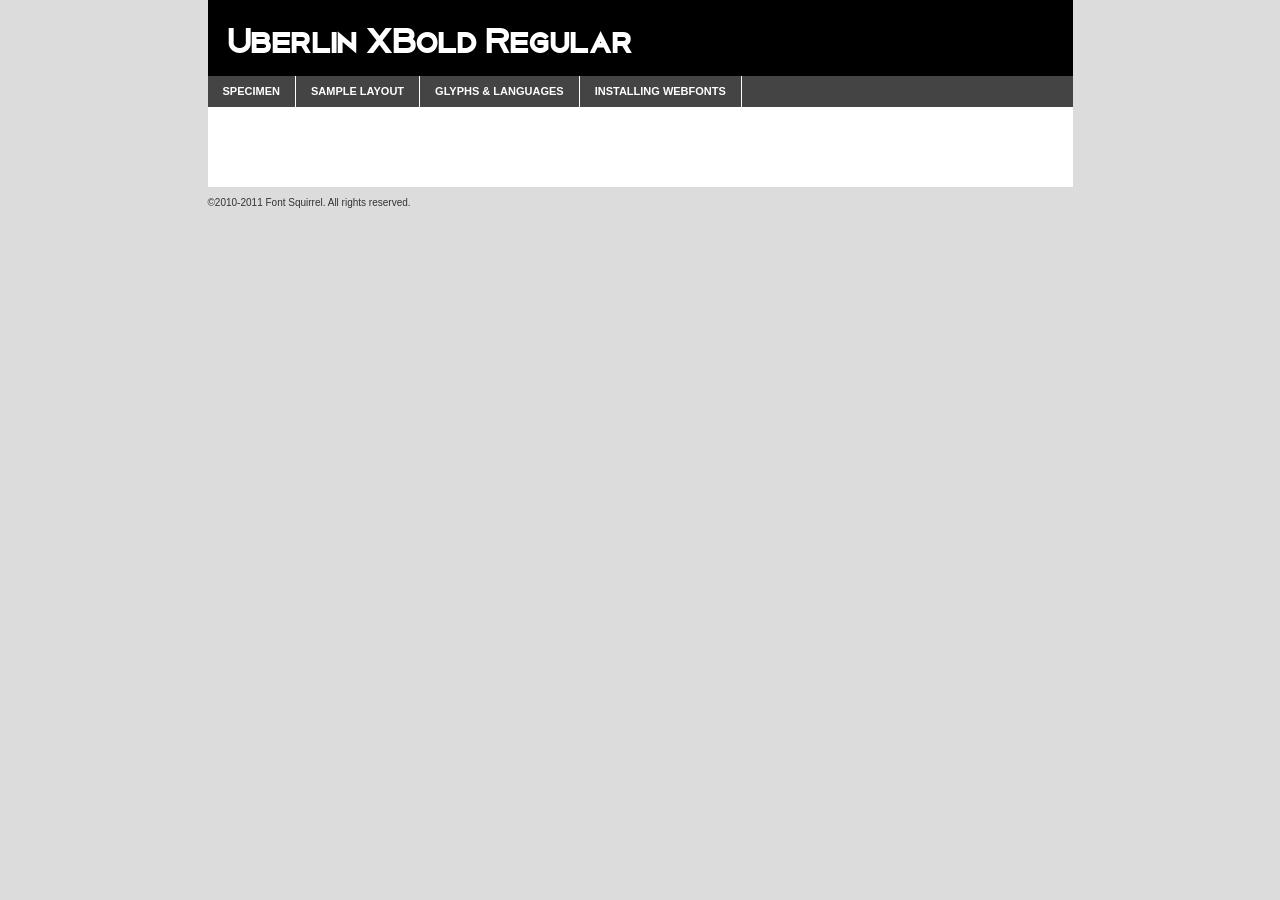
<file: images/webfontkit-20140926-031929/uberlin_x-bold-demo.html>
<!DOCTYPE html PUBLIC "-//W3C//DTD XHTML 1.0 Transitional//EN"
	"http://www.w3.org/TR/xhtml1/DTD/xhtml1-transitional.dtd">

<html xmlns="http://www.w3.org/1999/xhtml" xml:lang="en" lang="en">
<head>
	<meta http-equiv="Content-Type" content="text/html; charset=utf-8" />
	<script src="http://ajax.googleapis.com/ajax/libs/jquery/1.7.2/jquery.min.js" type="text/javascript" charset="utf-8"></script>
	<script src="specimen_files/easytabs.js" type="text/javascript" charset="utf-8"></script>
	<link rel="stylesheet" href="specimen_files/specimen_stylesheet.css" type="text/css" charset="utf-8" />
	<link rel="stylesheet" href="stylesheet.css" type="text/css" charset="utf-8" />

	<style type="text/css">
					body{
				font-family: 'uberlin_xboldregular';
							}
		</style>

	<title>Uberlin XBold Regular Specimen</title>
	
	
	<script type="text/javascript" charset="utf-8">
		$(document).ready(function() {
			$('#container').easyTabs({defaultContent:1});
		});
	</script>
</head>

<body>
<div id="container">
	<div id="header">
		Uberlin XBold Regular	</div>
	<ul class="tabs">
		<li><a href="#specimen">Specimen</a></li>
		<li><a href="#layout">Sample Layout</a></li>
				<li><a href="#glyphs">Glyphs &amp; Languages</a></li>
		<li><a href="#installing">Installing Webfonts</a></li>
		
	</ul>
	
	<div id="main_content">

		
			<div id="specimen">
		
				<div class="section">
					<div class="grid12 firstcol">
						<div class="huge">AaBb</div>
					</div>
				</div>
		
				<div class="section">
					<div class="glyph_range">A&#x200B;B&#x200b;C&#x200b;D&#x200b;E&#x200b;F&#x200b;G&#x200b;H&#x200b;I&#x200b;J&#x200b;K&#x200b;L&#x200b;M&#x200b;N&#x200b;O&#x200b;P&#x200b;Q&#x200b;R&#x200b;S&#x200b;T&#x200b;U&#x200b;V&#x200b;W&#x200b;X&#x200b;Y&#x200b;Z&#x200b;a&#x200b;b&#x200b;c&#x200b;d&#x200b;e&#x200b;f&#x200b;g&#x200b;h&#x200b;i&#x200b;j&#x200b;k&#x200b;l&#x200b;m&#x200b;n&#x200b;o&#x200b;p&#x200b;q&#x200b;r&#x200b;s&#x200b;t&#x200b;u&#x200b;v&#x200b;w&#x200b;x&#x200b;y&#x200b;z&#x200b;1&#x200b;2&#x200b;3&#x200b;4&#x200b;5&#x200b;6&#x200b;7&#x200b;8&#x200b;9&#x200b;0&#x200b;&amp;&#x200b;.&#x200b;,&#x200b;?&#x200b;!&#x200b;&#64;&#x200b;(&#x200b;)&#x200b;#&#x200b;$&#x200b;%&#x200b;*&#x200b;+&#x200b;-&#x200b;=&#x200b;:&#x200b;;</div>
				</div>
				<div class="section">
					<div class="grid12 firstcol">
						<table class="sample_table">
							<tr><td>10</td><td class="size10">abcdefghijklmnopqrstuvwxyzABCDEFGHIJKLMNOPQRSTUVWXYZ0123456789abcdefghijklmnopqrstuvwxyzABCDEFGHIJKLMNOPQRSTUVWXYZ0123456789abcdefghijklmnopqrstuvwxyzABCDEFGHIJKLMNOPQRSTUVWXYZ</td></tr>
							<tr><td>11</td><td class="size11">abcdefghijklmnopqrstuvwxyzABCDEFGHIJKLMNOPQRSTUVWXYZ0123456789abcdefghijklmnopqrstuvwxyzABCDEFGHIJKLMNOPQRSTUVWXYZ0123456789abcdefghijklmnopqrstuvwxyzABCDEFGHIJKLMNOPQRSTUVWXYZ</td></tr>
							<tr><td>12</td><td class="size12">abcdefghijklmnopqrstuvwxyzABCDEFGHIJKLMNOPQRSTUVWXYZ0123456789abcdefghijklmnopqrstuvwxyzABCDEFGHIJKLMNOPQRSTUVWXYZ0123456789abcdefghijklmnopqrstuvwxyzABCDEFGHIJKLMNOPQRSTUVWXYZ</td></tr>
							<tr><td>13</td><td class="size13">abcdefghijklmnopqrstuvwxyzABCDEFGHIJKLMNOPQRSTUVWXYZ0123456789abcdefghijklmnopqrstuvwxyzABCDEFGHIJKLMNOPQRSTUVWXYZ0123456789abcdefghijklmnopqrstuvwxyzABCDEFGHIJKLMNOPQRSTUVWXYZ</td></tr>
							<tr><td>14</td><td class="size14">abcdefghijklmnopqrstuvwxyzABCDEFGHIJKLMNOPQRSTUVWXYZ0123456789abcdefghijklmnopqrstuvwxyzABCDEFGHIJKLMNOPQRSTUVWXYZ0123456789abcdefghijklmnopqrstuvwxyzABCDEFGHIJKLMNOPQRSTUVWXYZ</td></tr>
							<tr><td>16</td><td class="size16">abcdefghijklmnopqrstuvwxyzABCDEFGHIJKLMNOPQRSTUVWXYZ0123456789abcdefghijklmnopqrstuvwxyzABCDEFGHIJKLMNOPQRSTUVWXYZ</td></tr>
							<tr><td>18</td><td class="size18">abcdefghijklmnopqrstuvwxyzABCDEFGHIJKLMNOPQRSTUVWXYZ0123456789abcdefghijklmnopqrstuvwxyzABCDEFGHIJKLMNOPQRSTUVWXYZ</td></tr>
							<tr><td>20</td><td class="size20">abcdefghijklmnopqrstuvwxyzABCDEFGHIJKLMNOPQRSTUVWXYZ0123456789abcdefghijklmnopqrstuvwxyzABCDEFGHIJKLMNOPQRSTUVWXYZ</td></tr>
							<tr><td>24</td><td class="size24">abcdefghijklmnopqrstuvwxyzABCDEFGHIJKLMNOPQRSTUVWXYZ0123456789abcdefghijklmnopqrstuvwxyzABCDEFGHIJKLMNOPQRSTUVWXYZ</td></tr>
							<tr><td>30</td><td class="size30">abcdefghijklmnopqrstuvwxyzABCDEFGHIJKLMNOPQRSTUVWXYZ0123456789abcdefghijklmnopqrstuvwxyzABCDEFGHIJKLMNOPQRSTUVWXYZ</td></tr>
							<tr><td>36</td><td class="size36">abcdefghijklmnopqrstuvwxyzABCDEFGHIJKLMNOPQRSTUVWXYZ0123456789abcdefghijklmnopqrstuvwxyzABCDEFGHIJKLMNOPQRSTUVWXYZ</td></tr>
							<tr><td>48</td><td class="size48">abcdefghijklmnopqrstuvwxyzABCDEFGHIJKLMNOPQRSTUVWXYZ0123456789abcdefghijklmnopqrstuvwxyzABCDEFGHIJKLMNOPQRSTUVWXYZ</td></tr>
							<tr><td>60</td><td class="size60">abcdefghijklmnopqrstuvwxyzABCDEFGHIJKLMNOPQRSTUVWXYZ0123456789abcdefghijklmnopqrstuvwxyzABCDEFGHIJKLMNOPQRSTUVWXYZ</td></tr>
							<tr><td>72</td><td class="size72">abcdefghijklmnopqrstuvwxyzABCDEFGHIJKLMNOPQRSTUVWXYZ0123456789abcdefghijklmnopqrstuvwxyzABCDEFGHIJKLMNOPQRSTUVWXYZ</td></tr>
							<tr><td>90</td><td class="size90">abcdefghijklmnopqrstuvwxyzABCDEFGHIJKLMNOPQRSTUVWXYZ0123456789abcdefghijklmnopqrstuvwxyzABCDEFGHIJKLMNOPQRSTUVWXYZ</td></tr>
						</table>
				
					</div>
			
				</div>
		
		
		
								<div class="section" id="bodycomparison">


										<div id="xheight">
				<div class="fontbody">&#x25FC;&#x25FC;&#x25FC;&#x25FC;&#x25FC;&#x25FC;&#x25FC;&#x25FC;&#x25FC;&#x25FC;&#x25FC;&#x25FC;&#x25FC;&#x25FC;&#x25FC;&#x25FC;&#x25FC;&#x25FC;&#x25FC;&#x25FC;&#x25FC;&#x25FC;&#x25FC;&#x25FC;&#x25FC;&#x25FC;&#x25FC;&#x25FC;&#x25FC;&#x25FC;&#x25FC;&#x25FC;&#x25FC;&#x25FC;&#x25FC;&#x25FC;&#x25FC;&#x25FC;&#x25FC;&#x25FC;&#x25FC;&#x25FC;&#x25FC;&#x25FC;&#x25FC;&#x25FC;&#x25FC;&#x25FC;&#x25FC;&#x25FC;&#x25FC;&#x25FC;&#x25FC;&#x25FC;&#x25FC;&#x25FC;&#x25FC;&#x25FC;&#x25FC;&#x25FC;&#x25FC;&#x25FC;&#x25FC;&#x25FC;&#x25FC;&#x25FC;&#x25FC;&#x25FC;&#x25FC;&#x25FC;&#x25FC;&#x25FC;&#x25FC;&#x25FC;&#x25FC;&#x25FC;&#x25FC;&#x25FC;&#x25FC;&#x25FC;&#x25FC;&#x25FC;&#x25FC;&#x25FC;&#x25FC;&#x25FC;&#x25FC;&#x25FC;&#x25FC;&#x25FC;&#x25FC;&#x25FC;&#x25FC;&#x25FC;&#x25FC;&#x25FC;&#x25FC;&#x25FC;&#x25FC;body</div><div class="arialbody">body</div><div class="verdanabody">body</div><div class="georgiabody">body</div></div>
										<div class="fontbody" style="z-index:1">
											body<span>Uberlin XBold Regular</span>
										</div>
										<div class="arialbody" style="z-index:1">
											body<span>Arial</span>
										</div>
										<div class="verdanabody" style="z-index:1">
											body<span>Verdana</span>
										</div>
										<div class="georgiabody" style="z-index:1">
											body<span>Georgia</span>
										</div>



								</div>
		
		
				<div class="section psample psample_row1" id="">
					
					<div class="grid2 firstcol">
						<p class="size10"><span>10.</span>Aenean lacinia bibendum nulla sed consectetur. Fusce dapibus, tellus ac cursus commodo, tortor mauris condimentum nibh, ut fermentum massa justo sit amet risus. Nullam id dolor id nibh ultricies vehicula ut id elit. Cum sociis natoque penatibus et magnis dis parturient montes, nascetur ridiculus mus. Nulla vitae elit libero, a pharetra augue.</p>
			
					</div>
					<div class="grid3">
						<p class="size11"><span>11.</span>Aenean lacinia bibendum nulla sed consectetur. Fusce dapibus, tellus ac cursus commodo, tortor mauris condimentum nibh, ut fermentum massa justo sit amet risus. Nullam id dolor id nibh ultricies vehicula ut id elit. Cum sociis natoque penatibus et magnis dis parturient montes, nascetur ridiculus mus. Nulla vitae elit libero, a pharetra augue.</p>
			
					</div>
					<div class="grid3">
						<p class="size12"><span>12.</span>Aenean lacinia bibendum nulla sed consectetur. Fusce dapibus, tellus ac cursus commodo, tortor mauris condimentum nibh, ut fermentum massa justo sit amet risus. Nullam id dolor id nibh ultricies vehicula ut id elit. Cum sociis natoque penatibus et magnis dis parturient montes, nascetur ridiculus mus. Nulla vitae elit libero, a pharetra augue.</p>
			
					</div>
					<div class="grid4">
						<p class="size13"><span>13.</span>Aenean lacinia bibendum nulla sed consectetur. Fusce dapibus, tellus ac cursus commodo, tortor mauris condimentum nibh, ut fermentum massa justo sit amet risus. Nullam id dolor id nibh ultricies vehicula ut id elit. Cum sociis natoque penatibus et magnis dis parturient montes, nascetur ridiculus mus. Nulla vitae elit libero, a pharetra augue.</p>
			
					</div>
					<div class="white_blend"></div>
					
				</div>
				<div class="section psample psample_row2" id="">
					<div class="grid3 firstcol">
						<p class="size14"><span>14.</span>Aenean lacinia bibendum nulla sed consectetur. Fusce dapibus, tellus ac cursus commodo, tortor mauris condimentum nibh, ut fermentum massa justo sit amet risus. Nullam id dolor id nibh ultricies vehicula ut id elit. Cum sociis natoque penatibus et magnis dis parturient montes, nascetur ridiculus mus. Nulla vitae elit libero, a pharetra augue.</p>
			
					</div>
					<div class="grid4">
						<p class="size16"><span>16.</span>Aenean lacinia bibendum nulla sed consectetur. Fusce dapibus, tellus ac cursus commodo, tortor mauris condimentum nibh, ut fermentum massa justo sit amet risus. Nullam id dolor id nibh ultricies vehicula ut id elit. Cum sociis natoque penatibus et magnis dis parturient montes, nascetur ridiculus mus. Nulla vitae elit libero, a pharetra augue.</p>
			
					</div>
					<div class="grid5">
						<p class="size18"><span>18.</span>Aenean lacinia bibendum nulla sed consectetur. Fusce dapibus, tellus ac cursus commodo, tortor mauris condimentum nibh, ut fermentum massa justo sit amet risus. Nullam id dolor id nibh ultricies vehicula ut id elit. Cum sociis natoque penatibus et magnis dis parturient montes, nascetur ridiculus mus. Nulla vitae elit libero, a pharetra augue.</p>
			
					</div>

					<div class="white_blend"></div>

				</div>
				
				<div class="section psample psample_row3" id="">
					<div class="grid5 firstcol">
						<p class="size20"><span>20.</span>Aenean lacinia bibendum nulla sed consectetur. Fusce dapibus, tellus ac cursus commodo, tortor mauris condimentum nibh, ut fermentum massa justo sit amet risus. Nullam id dolor id nibh ultricies vehicula ut id elit. Cum sociis natoque penatibus et magnis dis parturient montes, nascetur ridiculus mus. Nulla vitae elit libero, a pharetra augue.</p>
					</div>
					<div class="grid7">
						<p class="size24"><span>24.</span>Aenean lacinia bibendum nulla sed consectetur. Fusce dapibus, tellus ac cursus commodo, tortor mauris condimentum nibh, ut fermentum massa justo sit amet risus. Nullam id dolor id nibh ultricies vehicula ut id elit. Cum sociis natoque penatibus et magnis dis parturient montes, nascetur ridiculus mus. Nulla vitae elit libero, a pharetra augue.</p>
					</div>
					
					<div class="white_blend"></div>
					
				</div>
				
				<div class="section psample psample_row4" id="">
					<div class="grid12 firstcol">
						<p class="size30"><span>30.</span>Aenean lacinia bibendum nulla sed consectetur. Fusce dapibus, tellus ac cursus commodo, tortor mauris condimentum nibh, ut fermentum massa justo sit amet risus. Nullam id dolor id nibh ultricies vehicula ut id elit. Cum sociis natoque penatibus et magnis dis parturient montes, nascetur ridiculus mus. Nulla vitae elit libero, a pharetra augue.</p>
					</div>
					<div class="white_blend"></div>
					
				</div>
				
				
				
				<div class="section psample psample_row1 fullreverse">
					<div class="grid2 firstcol">
						<p class="size10"><span>10.</span>Aenean lacinia bibendum nulla sed consectetur. Fusce dapibus, tellus ac cursus commodo, tortor mauris condimentum nibh, ut fermentum massa justo sit amet risus. Nullam id dolor id nibh ultricies vehicula ut id elit. Cum sociis natoque penatibus et magnis dis parturient montes, nascetur ridiculus mus. Nulla vitae elit libero, a pharetra augue.</p>
			
					</div>
					<div class="grid3">
						<p class="size11"><span>11.</span>Aenean lacinia bibendum nulla sed consectetur. Fusce dapibus, tellus ac cursus commodo, tortor mauris condimentum nibh, ut fermentum massa justo sit amet risus. Nullam id dolor id nibh ultricies vehicula ut id elit. Cum sociis natoque penatibus et magnis dis parturient montes, nascetur ridiculus mus. Nulla vitae elit libero, a pharetra augue.</p>
			
					</div>
					<div class="grid3">
						<p class="size12"><span>12.</span>Aenean lacinia bibendum nulla sed consectetur. Fusce dapibus, tellus ac cursus commodo, tortor mauris condimentum nibh, ut fermentum massa justo sit amet risus. Nullam id dolor id nibh ultricies vehicula ut id elit. Cum sociis natoque penatibus et magnis dis parturient montes, nascetur ridiculus mus. Nulla vitae elit libero, a pharetra augue.</p>
			
					</div>
					<div class="grid4">
						<p class="size13"><span>13.</span>Aenean lacinia bibendum nulla sed consectetur. Fusce dapibus, tellus ac cursus commodo, tortor mauris condimentum nibh, ut fermentum massa justo sit amet risus. Nullam id dolor id nibh ultricies vehicula ut id elit. Cum sociis natoque penatibus et magnis dis parturient montes, nascetur ridiculus mus. Nulla vitae elit libero, a pharetra augue.</p>
			
					</div>
					<div class="black_blend"></div>
					
				</div>
				
				<div class="section psample psample_row2 fullreverse">
					<div class="grid3 firstcol">
						<p class="size14"><span>14.</span>Aenean lacinia bibendum nulla sed consectetur. Fusce dapibus, tellus ac cursus commodo, tortor mauris condimentum nibh, ut fermentum massa justo sit amet risus. Nullam id dolor id nibh ultricies vehicula ut id elit. Cum sociis natoque penatibus et magnis dis parturient montes, nascetur ridiculus mus. Nulla vitae elit libero, a pharetra augue.</p>
			
					</div>
					<div class="grid4">
						<p class="size16"><span>16.</span>Aenean lacinia bibendum nulla sed consectetur. Fusce dapibus, tellus ac cursus commodo, tortor mauris condimentum nibh, ut fermentum massa justo sit amet risus. Nullam id dolor id nibh ultricies vehicula ut id elit. Cum sociis natoque penatibus et magnis dis parturient montes, nascetur ridiculus mus. Nulla vitae elit libero, a pharetra augue.</p>
			
					</div>
					<div class="grid5">
						<p class="size18"><span>18.</span>Aenean lacinia bibendum nulla sed consectetur. Fusce dapibus, tellus ac cursus commodo, tortor mauris condimentum nibh, ut fermentum massa justo sit amet risus. Nullam id dolor id nibh ultricies vehicula ut id elit. Cum sociis natoque penatibus et magnis dis parturient montes, nascetur ridiculus mus. Nulla vitae elit libero, a pharetra augue.</p>
			
					</div>
					<div class="black_blend"></div>

				</div>
				
				<div class="section psample fullreverse psample_row3" id="">
					<div class="grid5 firstcol">
						<p class="size20"><span>20.</span>Aenean lacinia bibendum nulla sed consectetur. Fusce dapibus, tellus ac cursus commodo, tortor mauris condimentum nibh, ut fermentum massa justo sit amet risus. Nullam id dolor id nibh ultricies vehicula ut id elit. Cum sociis natoque penatibus et magnis dis parturient montes, nascetur ridiculus mus. Nulla vitae elit libero, a pharetra augue.</p>
					</div>
					<div class="grid7">
						<p class="size24"><span>24.</span>Aenean lacinia bibendum nulla sed consectetur. Fusce dapibus, tellus ac cursus commodo, tortor mauris condimentum nibh, ut fermentum massa justo sit amet risus. Nullam id dolor id nibh ultricies vehicula ut id elit. Cum sociis natoque penatibus et magnis dis parturient montes, nascetur ridiculus mus. Nulla vitae elit libero, a pharetra augue.</p>
					</div>
					
					<div class="black_blend"></div>
					
				</div>
				
				<div class="section psample fullreverse psample_row4" id="" style="border-bottom: 20px #000 solid;">
					<div class="grid12 firstcol">
						<p class="size30"><span>30.</span>Aenean lacinia bibendum nulla sed consectetur. Fusce dapibus, tellus ac cursus commodo, tortor mauris condimentum nibh, ut fermentum massa justo sit amet risus. Nullam id dolor id nibh ultricies vehicula ut id elit. Cum sociis natoque penatibus et magnis dis parturient montes, nascetur ridiculus mus. Nulla vitae elit libero, a pharetra augue.</p>
					</div>
					<div class="black_blend"></div>
					
				</div>
				
				
				
				
			</div>
			
			<div id="layout">
				
				<div class="section">
					
					<div class="grid12 firstcol">
						<h1>Lorem Ipsum Dolor</h1>
						<h2>Etiam porta sem malesuada magna mollis euismod</h2>
						
						<p class="byline">By <a href="#link">Aenean Lacinia</a></p>
					</div>
				</div>
				<div class="section">
					<div class="grid8 firstcol">
						<p class="large">Donec sed odio dui. Morbi leo risus, porta ac consectetur ac, vestibulum at eros. Fusce dapibus, tellus ac cursus commodo, tortor mauris condimentum nibh, ut fermentum massa justo sit amet risus. </p>

						
						<h3>Pellentesque ornare sem</h3>

						<p>Maecenas sed diam eget risus varius blandit sit amet non magna. Maecenas faucibus mollis interdum. Donec ullamcorper nulla non metus auctor fringilla. Nullam id dolor id nibh ultricies vehicula ut id elit. Nullam id dolor id nibh ultricies vehicula ut id elit. </p>

						<p>Aenean eu leo quam. Pellentesque ornare sem lacinia quam venenatis vestibulum. Lorem ipsum dolor sit amet, consectetur adipiscing elit. Cum sociis natoque penatibus et magnis dis parturient montes, nascetur ridiculus mus. </p>

						<p>Nulla vitae elit libero, a pharetra augue. Praesent commodo cursus magna, vel scelerisque nisl consectetur et. Aenean lacinia bibendum nulla sed consectetur. </p>

						<p>Nullam quis risus eget urna mollis ornare vel eu leo. Nullam quis risus eget urna mollis ornare vel eu leo. Maecenas sed diam eget risus varius blandit sit amet non magna. Donec ullamcorper nulla non metus auctor fringilla. </p>

						<h3>Cras mattis consectetur</h3>

						<p>Aenean eu leo quam. Pellentesque ornare sem lacinia quam venenatis vestibulum. Aenean lacinia bibendum nulla sed consectetur. Integer posuere erat a ante venenatis dapibus posuere velit aliquet. Cras mattis consectetur purus sit amet fermentum. </p>

						<p>Nullam id dolor id nibh ultricies vehicula ut id elit. Nullam quis risus eget urna mollis ornare vel eu leo. Cras mattis consectetur purus sit amet fermentum.</p>
					</div>
					
					<div class="grid4 sidebar">
						
						<div class="box reverse">
							<p class="last">Nullam quis risus eget urna mollis ornare vel eu leo. Donec ullamcorper nulla non metus auctor fringilla. Cras mattis consectetur purus sit amet fermentum. Sed posuere consectetur est at lobortis. Lorem ipsum dolor sit amet, consectetur adipiscing elit. </p>
						</div>
						
						<p class="caption">Maecenas sed diam eget risus varius.</p>

						<p>Vestibulum id ligula porta felis euismod semper. Integer posuere erat a ante venenatis dapibus posuere velit aliquet. Vestibulum id ligula porta felis euismod semper. Sed posuere consectetur est at lobortis. Maecenas sed diam eget risus varius blandit sit amet non magna. Fusce dapibus, tellus ac cursus commodo, tortor mauris condimentum nibh, ut fermentum massa justo sit amet risus. </p>

					

						<p>Duis mollis, est non commodo luctus, nisi erat porttitor ligula, eget lacinia odio sem nec elit. Aenean lacinia bibendum nulla sed consectetur. Vivamus sagittis lacus vel augue laoreet rutrum faucibus dolor auctor. Aenean lacinia bibendum nulla sed consectetur. Nullam quis risus eget urna mollis ornare vel eu leo. </p>

						<p>Praesent commodo cursus magna, vel scelerisque nisl consectetur et. Donec ullamcorper nulla non metus auctor fringilla. Maecenas faucibus mollis interdum. Fusce dapibus, tellus ac cursus commodo, tortor mauris condimentum nibh, ut fermentum massa justo sit amet risus. </p>

					</div>
				</div>
				
			</div>


			



		<div id="glyphs">
			<div class="section">
				<div class="grid12 firstcol">
			
				<h1>Language Support</h1>
				<p>The subset of Uberlin XBold Regular in this kit supports the following languages:<br />
			
					Albanian, Basque, Breton, Chamorro, Danish, Dutch, English, Finnish, French, Frisian, Galician, German, Italian, Malagasy, Norwegian, Portuguese, Spanish, Swedish				</p>
				<h1>Glyph Chart</h1>
				<p>The subset of Uberlin XBold Regular in this kit includes all the glyphs listed below. Unicode entities are included above each glyph to help you insert individual characters into your layout.</p>
				<div id="glyph_chart">
			
																														 <div><p>&amp;#13;</p>&#13;</div>
																				 <div><p>&amp;#32;</p>&#32;</div>
																				 <div><p>&amp;#33;</p>&#33;</div>
																				 <div><p>&amp;#34;</p>&#34;</div>
																				 <div><p>&amp;#35;</p>&#35;</div>
																				 <div><p>&amp;#36;</p>&#36;</div>
																				 <div><p>&amp;#37;</p>&#37;</div>
																				 <div><p>&amp;#38;</p>&#38;</div>
																				 <div><p>&amp;#39;</p>&#39;</div>
																				 <div><p>&amp;#40;</p>&#40;</div>
																				 <div><p>&amp;#41;</p>&#41;</div>
																				 <div><p>&amp;#42;</p>&#42;</div>
																				 <div><p>&amp;#43;</p>&#43;</div>
																				 <div><p>&amp;#44;</p>&#44;</div>
																				 <div><p>&amp;#45;</p>&#45;</div>
																				 <div><p>&amp;#46;</p>&#46;</div>
																				 <div><p>&amp;#47;</p>&#47;</div>
																				 <div><p>&amp;#48;</p>&#48;</div>
																				 <div><p>&amp;#49;</p>&#49;</div>
																				 <div><p>&amp;#50;</p>&#50;</div>
																				 <div><p>&amp;#51;</p>&#51;</div>
																				 <div><p>&amp;#52;</p>&#52;</div>
																				 <div><p>&amp;#53;</p>&#53;</div>
																				 <div><p>&amp;#54;</p>&#54;</div>
																				 <div><p>&amp;#55;</p>&#55;</div>
																				 <div><p>&amp;#56;</p>&#56;</div>
																				 <div><p>&amp;#57;</p>&#57;</div>
																				 <div><p>&amp;#58;</p>&#58;</div>
																				 <div><p>&amp;#59;</p>&#59;</div>
																				 <div><p>&amp;#60;</p>&#60;</div>
																				 <div><p>&amp;#61;</p>&#61;</div>
																				 <div><p>&amp;#62;</p>&#62;</div>
																				 <div><p>&amp;#63;</p>&#63;</div>
																				 <div><p>&amp;#64;</p>&#64;</div>
																				 <div><p>&amp;#65;</p>&#65;</div>
																				 <div><p>&amp;#66;</p>&#66;</div>
																				 <div><p>&amp;#67;</p>&#67;</div>
																				 <div><p>&amp;#68;</p>&#68;</div>
																				 <div><p>&amp;#69;</p>&#69;</div>
																				 <div><p>&amp;#70;</p>&#70;</div>
																				 <div><p>&amp;#71;</p>&#71;</div>
																				 <div><p>&amp;#72;</p>&#72;</div>
																				 <div><p>&amp;#73;</p>&#73;</div>
																				 <div><p>&amp;#74;</p>&#74;</div>
																				 <div><p>&amp;#75;</p>&#75;</div>
																				 <div><p>&amp;#76;</p>&#76;</div>
																				 <div><p>&amp;#77;</p>&#77;</div>
																				 <div><p>&amp;#78;</p>&#78;</div>
																				 <div><p>&amp;#79;</p>&#79;</div>
																				 <div><p>&amp;#80;</p>&#80;</div>
																				 <div><p>&amp;#81;</p>&#81;</div>
																				 <div><p>&amp;#82;</p>&#82;</div>
																				 <div><p>&amp;#83;</p>&#83;</div>
																				 <div><p>&amp;#84;</p>&#84;</div>
																				 <div><p>&amp;#85;</p>&#85;</div>
																				 <div><p>&amp;#86;</p>&#86;</div>
																				 <div><p>&amp;#87;</p>&#87;</div>
																				 <div><p>&amp;#88;</p>&#88;</div>
																				 <div><p>&amp;#89;</p>&#89;</div>
																				 <div><p>&amp;#90;</p>&#90;</div>
																				 <div><p>&amp;#91;</p>&#91;</div>
																				 <div><p>&amp;#92;</p>&#92;</div>
																				 <div><p>&amp;#93;</p>&#93;</div>
																				 <div><p>&amp;#94;</p>&#94;</div>
																				 <div><p>&amp;#95;</p>&#95;</div>
																				 <div><p>&amp;#96;</p>&#96;</div>
																				 <div><p>&amp;#97;</p>&#97;</div>
																				 <div><p>&amp;#98;</p>&#98;</div>
																				 <div><p>&amp;#99;</p>&#99;</div>
																				 <div><p>&amp;#100;</p>&#100;</div>
																				 <div><p>&amp;#101;</p>&#101;</div>
																				 <div><p>&amp;#102;</p>&#102;</div>
																				 <div><p>&amp;#103;</p>&#103;</div>
																				 <div><p>&amp;#104;</p>&#104;</div>
																				 <div><p>&amp;#105;</p>&#105;</div>
																				 <div><p>&amp;#106;</p>&#106;</div>
																				 <div><p>&amp;#107;</p>&#107;</div>
																				 <div><p>&amp;#108;</p>&#108;</div>
																				 <div><p>&amp;#109;</p>&#109;</div>
																				 <div><p>&amp;#110;</p>&#110;</div>
																				 <div><p>&amp;#111;</p>&#111;</div>
																				 <div><p>&amp;#112;</p>&#112;</div>
																				 <div><p>&amp;#113;</p>&#113;</div>
																				 <div><p>&amp;#114;</p>&#114;</div>
																				 <div><p>&amp;#115;</p>&#115;</div>
																				 <div><p>&amp;#116;</p>&#116;</div>
																				 <div><p>&amp;#117;</p>&#117;</div>
																				 <div><p>&amp;#118;</p>&#118;</div>
																				 <div><p>&amp;#119;</p>&#119;</div>
																				 <div><p>&amp;#120;</p>&#120;</div>
																				 <div><p>&amp;#121;</p>&#121;</div>
																				 <div><p>&amp;#122;</p>&#122;</div>
																				 <div><p>&amp;#123;</p>&#123;</div>
																				 <div><p>&amp;#124;</p>&#124;</div>
																				 <div><p>&amp;#125;</p>&#125;</div>
																				 <div><p>&amp;#160;</p>&#160;</div>
																				 <div><p>&amp;#161;</p>&#161;</div>
																				 <div><p>&amp;#162;</p>&#162;</div>
																				 <div><p>&amp;#163;</p>&#163;</div>
																				 <div><p>&amp;#165;</p>&#165;</div>
																				 <div><p>&amp;#166;</p>&#166;</div>
																				 <div><p>&amp;#167;</p>&#167;</div>
																				 <div><p>&amp;#168;</p>&#168;</div>
																				 <div><p>&amp;#169;</p>&#169;</div>
																				 <div><p>&amp;#170;</p>&#170;</div>
																				 <div><p>&amp;#171;</p>&#171;</div>
																				 <div><p>&amp;#172;</p>&#172;</div>
																				 <div><p>&amp;#173;</p>&#173;</div>
																				 <div><p>&amp;#174;</p>&#174;</div>
																				 <div><p>&amp;#175;</p>&#175;</div>
																				 <div><p>&amp;#176;</p>&#176;</div>
																				 <div><p>&amp;#177;</p>&#177;</div>
																				 <div><p>&amp;#178;</p>&#178;</div>
																				 <div><p>&amp;#179;</p>&#179;</div>
																				 <div><p>&amp;#180;</p>&#180;</div>
																				 <div><p>&amp;#181;</p>&#181;</div>
																				 <div><p>&amp;#182;</p>&#182;</div>
																				 <div><p>&amp;#183;</p>&#183;</div>
																				 <div><p>&amp;#184;</p>&#184;</div>
																				 <div><p>&amp;#185;</p>&#185;</div>
																				 <div><p>&amp;#186;</p>&#186;</div>
																				 <div><p>&amp;#187;</p>&#187;</div>
																				 <div><p>&amp;#188;</p>&#188;</div>
																				 <div><p>&amp;#189;</p>&#189;</div>
																				 <div><p>&amp;#190;</p>&#190;</div>
																				 <div><p>&amp;#191;</p>&#191;</div>
																				 <div><p>&amp;#192;</p>&#192;</div>
																				 <div><p>&amp;#193;</p>&#193;</div>
																				 <div><p>&amp;#194;</p>&#194;</div>
																				 <div><p>&amp;#195;</p>&#195;</div>
																				 <div><p>&amp;#196;</p>&#196;</div>
																				 <div><p>&amp;#197;</p>&#197;</div>
																				 <div><p>&amp;#198;</p>&#198;</div>
																				 <div><p>&amp;#199;</p>&#199;</div>
																				 <div><p>&amp;#200;</p>&#200;</div>
																				 <div><p>&amp;#201;</p>&#201;</div>
																				 <div><p>&amp;#202;</p>&#202;</div>
																				 <div><p>&amp;#203;</p>&#203;</div>
																				 <div><p>&amp;#204;</p>&#204;</div>
																				 <div><p>&amp;#205;</p>&#205;</div>
																				 <div><p>&amp;#206;</p>&#206;</div>
																				 <div><p>&amp;#207;</p>&#207;</div>
																				 <div><p>&amp;#209;</p>&#209;</div>
																				 <div><p>&amp;#210;</p>&#210;</div>
																				 <div><p>&amp;#211;</p>&#211;</div>
																				 <div><p>&amp;#212;</p>&#212;</div>
																				 <div><p>&amp;#213;</p>&#213;</div>
																				 <div><p>&amp;#214;</p>&#214;</div>
																				 <div><p>&amp;#215;</p>&#215;</div>
																				 <div><p>&amp;#216;</p>&#216;</div>
																				 <div><p>&amp;#217;</p>&#217;</div>
																				 <div><p>&amp;#218;</p>&#218;</div>
																				 <div><p>&amp;#219;</p>&#219;</div>
																				 <div><p>&amp;#220;</p>&#220;</div>
																				 <div><p>&amp;#221;</p>&#221;</div>
																				 <div><p>&amp;#222;</p>&#222;</div>
																				 <div><p>&amp;#223;</p>&#223;</div>
																				 <div><p>&amp;#224;</p>&#224;</div>
																				 <div><p>&amp;#225;</p>&#225;</div>
																				 <div><p>&amp;#226;</p>&#226;</div>
																				 <div><p>&amp;#227;</p>&#227;</div>
																				 <div><p>&amp;#228;</p>&#228;</div>
																				 <div><p>&amp;#229;</p>&#229;</div>
																				 <div><p>&amp;#230;</p>&#230;</div>
																				 <div><p>&amp;#231;</p>&#231;</div>
																				 <div><p>&amp;#232;</p>&#232;</div>
																				 <div><p>&amp;#233;</p>&#233;</div>
																				 <div><p>&amp;#234;</p>&#234;</div>
																				 <div><p>&amp;#235;</p>&#235;</div>
																				 <div><p>&amp;#236;</p>&#236;</div>
																				 <div><p>&amp;#237;</p>&#237;</div>
																				 <div><p>&amp;#238;</p>&#238;</div>
																				 <div><p>&amp;#239;</p>&#239;</div>
																				 <div><p>&amp;#241;</p>&#241;</div>
																				 <div><p>&amp;#242;</p>&#242;</div>
																				 <div><p>&amp;#243;</p>&#243;</div>
																				 <div><p>&amp;#244;</p>&#244;</div>
																				 <div><p>&amp;#245;</p>&#245;</div>
																				 <div><p>&amp;#246;</p>&#246;</div>
																				 <div><p>&amp;#247;</p>&#247;</div>
																				 <div><p>&amp;#248;</p>&#248;</div>
																				 <div><p>&amp;#249;</p>&#249;</div>
																				 <div><p>&amp;#250;</p>&#250;</div>
																				 <div><p>&amp;#251;</p>&#251;</div>
																				 <div><p>&amp;#252;</p>&#252;</div>
																				 <div><p>&amp;#253;</p>&#253;</div>
																				 <div><p>&amp;#254;</p>&#254;</div>
																				 <div><p>&amp;#255;</p>&#255;</div>
																				 <div><p>&amp;#338;</p>&#338;</div>
																				 <div><p>&amp;#339;</p>&#339;</div>
																				 <div><p>&amp;#376;</p>&#376;</div>
																				 <div><p>&amp;#710;</p>&#710;</div>
																				 <div><p>&amp;#732;</p>&#732;</div>
																				 <div><p>&amp;#8192;</p>&#8192;</div>
																				 <div><p>&amp;#8193;</p>&#8193;</div>
																				 <div><p>&amp;#8194;</p>&#8194;</div>
																				 <div><p>&amp;#8195;</p>&#8195;</div>
																				 <div><p>&amp;#8196;</p>&#8196;</div>
																				 <div><p>&amp;#8197;</p>&#8197;</div>
																				 <div><p>&amp;#8198;</p>&#8198;</div>
																				 <div><p>&amp;#8199;</p>&#8199;</div>
																				 <div><p>&amp;#8200;</p>&#8200;</div>
																				 <div><p>&amp;#8201;</p>&#8201;</div>
																				 <div><p>&amp;#8202;</p>&#8202;</div>
																				 <div><p>&amp;#8208;</p>&#8208;</div>
																				 <div><p>&amp;#8209;</p>&#8209;</div>
																				 <div><p>&amp;#8210;</p>&#8210;</div>
																				 <div><p>&amp;#8211;</p>&#8211;</div>
																				 <div><p>&amp;#8212;</p>&#8212;</div>
																				 <div><p>&amp;#8216;</p>&#8216;</div>
																				 <div><p>&amp;#8217;</p>&#8217;</div>
																				 <div><p>&amp;#8218;</p>&#8218;</div>
																				 <div><p>&amp;#8220;</p>&#8220;</div>
																				 <div><p>&amp;#8221;</p>&#8221;</div>
																				 <div><p>&amp;#8222;</p>&#8222;</div>
																				 <div><p>&amp;#8226;</p>&#8226;</div>
																				 <div><p>&amp;#8230;</p>&#8230;</div>
																				 <div><p>&amp;#8239;</p>&#8239;</div>
																				 <div><p>&amp;#8249;</p>&#8249;</div>
																				 <div><p>&amp;#8250;</p>&#8250;</div>
																				 <div><p>&amp;#8287;</p>&#8287;</div>
																				 <div><p>&amp;#8364;</p>&#8364;</div>
																				 <div><p>&amp;#8482;</p>&#8482;</div>
																												</div>	
				</div>
		
		
			</div>
		</div>
		
		
		<div id="specs">
			
		</div>
	
		<div id="installing">
			<div class="section">
				<div class="grid7 firstcol">
					<h1>Installing Webfonts</h1>
					
					<p>Webfonts are supported by all major browser platforms but not all in the same way. There are currently four different font formats that must be included in order to target all browsers. This includes TTF, WOFF, EOT and SVG.</p>
					
					<h2>1. Upload your webfonts</h2>
					<p>You must upload your webfont kit to your website. They should be in or near the same directory as your CSS files.</p>
					
					<h2>2. Include the webfont stylesheet</h2>
					<p>A special CSS @font-face declaration helps the various browsers select the appropriate font it needs without causing you a bunch of headaches. Learn more about this syntax by reading the <a href="http://www.fontspring.com/blog/further-hardening-of-the-bulletproof-syntax">Fontspring blog post</a> about it. The code for it is as follows:</p>


<code>
@font-face{ 
	font-family: 'MyWebFont';
	src: url('WebFont.eot');
	src: url('WebFont.eot?#iefix') format('embedded-opentype'),
	     url('WebFont.woff') format('woff'),
	     url('WebFont.ttf') format('truetype'),
	     url('WebFont.svg#webfont') format('svg');
}
</code>

	<p>We've already gone ahead and generated the code for you. All you have to do is link to the stylesheet in your HTML, like this:</p>
	<code>&lt;link rel=&quot;stylesheet&quot; href=&quot;stylesheet.css&quot; type=&quot;text/css&quot; charset=&quot;utf-8&quot; /&gt;</code>

					<h2>3. Modify your own stylesheet</h2>
					<p>To take advantage of your new fonts, you must tell your stylesheet to use them. Look at the original @font-face declaration above and find the property called "font-family." The name linked there will be what you use to reference the font. Prepend that webfont name to the font stack in the "font-family" property, inside the selector you want to change. For example:</p>
<code>p { font-family: 'WebFont', Arial, sans-serif; }</code>

<h2>4. Test</h2>
<p>Getting webfonts to work cross-browser <em>can</em> be tricky. Use the information in the sidebar to help you if you find that fonts aren't loading in a particular browser.</p>
				</div>
				
				<div class="grid5 sidebar">
					<div class="box">
						<h2>Troubleshooting<br />Font-Face Problems</h2>
						<p>Having trouble getting your webfonts to load in your new website? Here are some tips to sort out what might be the problem.</p>

						<h3>Fonts not showing in any browser</h3>

						<p>This sounds like you need to work on the plumbing. You either did not upload the fonts to the correct directory, or you did not link the fonts properly in the CSS. If you've confirmed that all this is correct and you still have a problem, take a look at your .htaccess file and see if requests are getting intercepted.</p>

						<h3>Fonts not loading in iPhone or iPad</h3>

						<p>The most common problem here is that you are serving the fonts from an IIS server. IIS refuses to serve files that have unknown MIME types. If that is the case, you must set the MIME type for SVG to "image/svg+xml" in the server settings. Follow these instructions from Microsoft if you need help.</p>

						<h3>Fonts not loading in Firefox</h3>

						<p>The primary reason for this failure? You are still using a version Firefox older than 3.5. So upgrade already! If that isn't it, then you are very likely serving fonts from a different domain. Firefox requires that all font assets be served from the same domain. Lastly it is possible that you need to add WOFF to your list of MIME types (if you are serving via IIS.)</p>

						<h3>Fonts not loading in IE</h3>

						<p>Are you looking at Internet Explorer on an actual Windows machine or are you cheating by using a service like Adobe BrowserLab? Many of these screenshot services do not render @font-face for IE. Best to test it on a real machine.</p>

						<h3>Fonts not loading in IE9</h3>

						<p>IE9, like Firefox, requires that fonts be served from the same domain as the website. Make sure that is the case.</p>
					</div>
				</div>
			</div>
			
		</div>
	
	</div>
	<div id="footer">
		<p>&copy;2010-2011 Font Squirrel. All rights reserved.</p>
	</div>
</div>
</body>
</html>
</file>
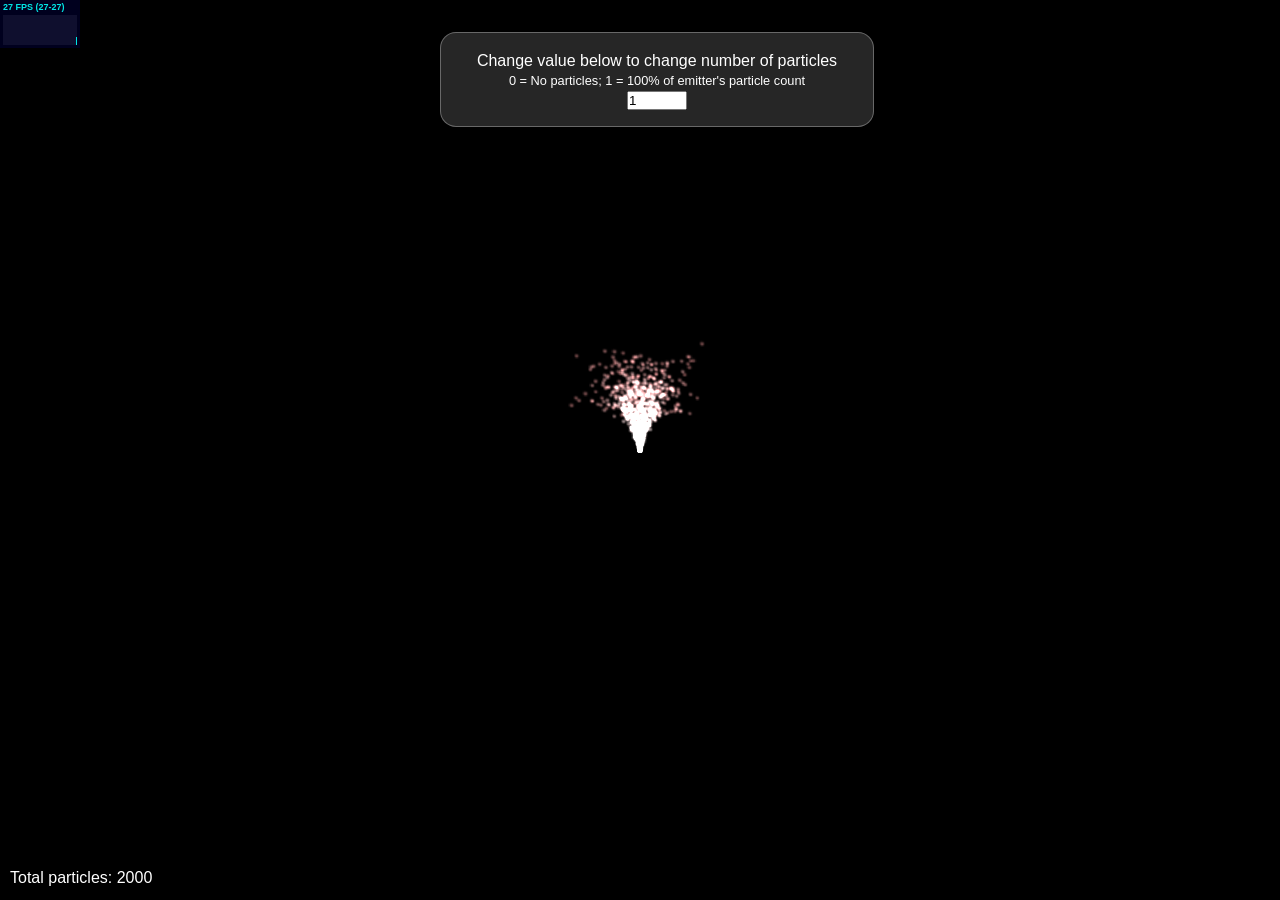
<file: images/ShaderParticleEngine-master/examples/alive.html>
<html>
<head>
    <title>Basic Shader Particles</title>
    <link rel="stylesheet" type="text/css" href="./css/style.css">
</head>
<body>
    <p class="numParticles"></p>

    <div class="alive-wrapper">
        <p>Change value below to change number of particles</p>
        <p class="small">0 = No particles; 1 = 100% of emitter's particle count</p>
        <input type="number" min="0" max="1" step="0.05" value="1" class="alive-value">
    </div>

    <!-- THREE.min.js r60 and FPS stats -->
    <script type="text/javascript" src="./js/THREE-r65.min.js"></script>
    <script type="text/javascript" src="./js/Stats.min.js"></script>

    <!-- ShaderParticles -->
    <script type="text/javascript" src="../src/ShaderParticleUtils.js"></script>
    <script type="text/javascript" src="../src/ShaderParticleGroup.js"></script>
    <script type="text/javascript" src="../src/ShaderParticleEmitter.js"></script>


    <script type="text/javascript">
        // variables used in init()
        var scene, camera, renderer, stats, stats2, clock;

        // Used in initParticles()
        var emitter, particleGroup;

        // Setup the scene
        function init() {
            scene = new THREE.Scene();
            camera = new THREE.PerspectiveCamera(75, window.innerWidth/window.innerHeight, 0.1, 10000);
            camera.position.z = 50;
            camera.lookAt( scene.position );

            renderer = new THREE.WebGLRenderer();
            renderer.setSize( window.innerWidth, window.innerHeight );
            renderer.setClearColor(0x000000);

            stats = new Stats();
            clock = new THREE.Clock();

            stats.domElement.style.position = 'absolute';
            stats.domElement.style.top = '0';

            document.body.appendChild( renderer.domElement );
            document.body.appendChild( stats.domElement );
        }

        // Create particle group and emitter
        function initParticles() {
            particleGroup = new SPE.Group({
                texture: THREE.ImageUtils.loadTexture('./img/smokeparticle.png'),
                maxAge: 2
            });

            emitter = new SPE.Emitter({
                position: new THREE.Vector3(0, 0, 0),
                positionSpread: new THREE.Vector3( 0, 0, 0 ),

                acceleration: new THREE.Vector3(0, -10, 0),
                accelerationSpread: new THREE.Vector3( 10, 0, 10 ),

                velocity: new THREE.Vector3(0, 15, 0),
                velocitySpread: new THREE.Vector3(10, 7.5, 10),

                colorStart: new THREE.Color('white'),
                colorEnd: new THREE.Color('red'),

                sizeStart: 1,
                sizeEnd: 1,

                particleCount: 2000,
                alive: 1
            });

            particleGroup.addEmitter( emitter );
            scene.add( particleGroup.mesh );

            document.querySelector('.numParticles').textContent =
                'Total particles: ' + emitter.particleCount;

            document.querySelector( '.alive-value' ).addEventListener( 'change', function( e ) {
                emitter.alive = +this.value;
            }, false );
        }



        function animate() {
            requestAnimationFrame( animate );

            // Use a fixed time-step here to avoid gaps
            render( 0.016 );

            stats.update();
        }


        function render( dt ) {
            particleGroup.tick( dt );
            renderer.render( scene, camera );
        }


        window.addEventListener( 'resize', function() {
            var w = window.innerWidth,
                h = window.innerHeight;

            camera.aspect = w / h;
            camera.updateProjectionMatrix();

            renderer.setSize( w, h );
        }, false );

        init();
        initParticles();

        setTimeout(animate, 0);

    </script>

</body>
</html>
</file>
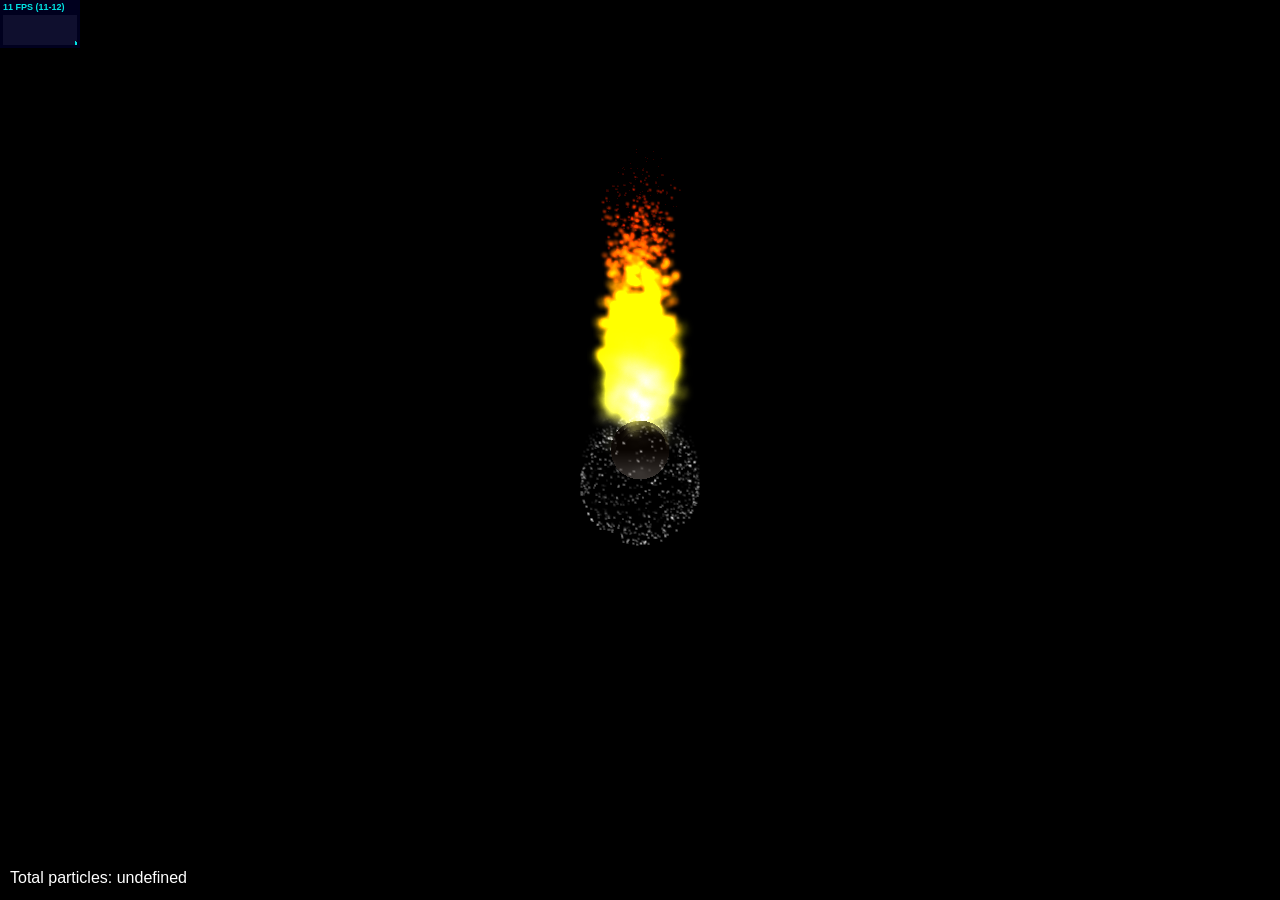
<file: images/ShaderParticleEngine-master/examples/asteroid.html>
<html>
<head>
    <title>Falling Asteroid</title>
    <link rel="stylesheet" type="text/css" href="./css/style.css">
</head>
<body>
    <p class="numParticles"></p>

    <!-- THREE.min.js r60 and FPS stats -->
    <script type="text/javascript" src="./js/THREE-r65.min.js"></script>
    <script type="text/javascript" src="./js/Stats.min.js"></script>

    <!-- ShaderParticles -->
    <script type="text/javascript" src="../src/ShaderParticleUtils.js"></script>
    <script type="text/javascript" src="../src/ShaderParticleGroup.js"></script>
    <script type="text/javascript" src="../src/ShaderParticleEmitter.js"></script>


    <script type="text/javascript">
        // variables used in init()
        var scene, camera, renderer, stats, stats2, clock;

        // Used in initParticles()
        var emitter, particleGroup,
            atmosphereBurnEmitter;

        // Asteroid
        var asteroid, asteroidRadius = 5,
            emitterPositionSpread = asteroidRadius * 2;

        // Setup the scene
        function init() {
            scene = new THREE.Scene();
            camera = new THREE.PerspectiveCamera(75, window.innerWidth/window.innerHeight, 0.1, 10000);
            camera.position.z = 100;
            camera.lookAt( scene.position );

            renderer = new THREE.WebGLRenderer();
            renderer.setSize( window.innerWidth, window.innerHeight );
            renderer.setClearColor(0x000000);

            stats = new Stats();
            clock = new THREE.Clock();

            var directionalLight = new THREE.DirectionalLight( 0xffffff, 0.2 );
            directionalLight.position.set( 0, -1, 0 );
            scene.add( directionalLight );

            var ambientLight = new THREE.AmbientLight( 0x090401);
            scene.add( ambientLight );

            stats.domElement.style.position = 'absolute';
            stats.domElement.style.top = '0';

            document.body.appendChild( renderer.domElement );
            document.body.appendChild( stats.domElement );
        }

        function createAsteroid() {
            var geometry = new THREE.SphereGeometry( asteroidRadius, 32, 32 ),
                material = new THREE.MeshPhongMaterial();

            asteroid = new THREE.Mesh( geometry, material );
            scene.add( asteroid );
        }

        // Create particle group and emitter
        function initParticles() {
            particleGroup = new SPE.Group({
                texture: THREE.ImageUtils.loadTexture('./img/smokeparticle.png'),
                maxAge: 2,
                depthWrite: 0,
                depthTest: 0,
                transparent: 1
            });

            emitter = new SPE.Emitter({
                type: 'cube',

                radius: asteroidRadius * 1.2,

                position: new THREE.Vector3(0, asteroidRadius, 0),
                positionSpread: new THREE.Vector3( emitterPositionSpread, emitterPositionSpread, emitterPositionSpread ),

                acceleration: new THREE.Vector3(0, 10, 0),
                accelerationSpread: new THREE.Vector3( 0, 0, 0 ),

                velocity: new THREE.Vector3(0, 0, 0),
                velocitySpread: new THREE.Vector3(0, 0, 0),

                // Color tests
                colorStart: new THREE.Color( 'white' ),
                colorStartSpread: new THREE.Vector3(0, 0, 0),

                colorMiddle: new THREE.Color( 'yellow' ),
                colorMiddleSpread: new THREE.Vector3(0, 0, 0),

                colorEnd: new THREE.Color( 'red' ),
                colorEndSpread: new THREE.Vector3(0, 0, 0),

                // Size tests
                sizeStart: asteroidRadius,
                sizeStartSpread: 0,

                sizeMiddle: 10,
                sizeMiddleSpread: 0,

                sizeEnd: 0,
                sizeEndSpread: 0,

                // Opacity tests
                opacityStart: 0,
                opacityStartSpread: 0,
                
                opacityMiddle: 0,
                opacityMiddleSpread: 1,

                opacityEnd: 1,
                opacityEndSpread: 0,

                particleCount: 2000,

                // Angle tests
                // angleStart: Math.PI * 0.5,
                // angleStartSpread: Math.PI * 2,

                // angleMiddle: 0,
                // angleMiddleSpread: Math.PI * 2,

                // angleEnd: Math.PI * 1.5,
                // angleEndSpread: Math.PI * 1.5
            });
    

            atmosphereBurnEmitter = new SPE.Emitter({
                type: 'sphere',
                position: new THREE.Vector3(0, -asteroidRadius * 1.2, 0 ),
                acceleration: new THREE.Vector3( 0, 1, 0 ),
                velocitySpread: new THREE.Vector3( 10, 0, 0 ),
                particleCount: 1000
            });

            particleGroup.addEmitter( emitter );
            particleGroup.addEmitter( atmosphereBurnEmitter );

            scene.add( particleGroup.mesh );

            document.querySelector('.numParticles').textContent =
                'Total particles: ' + emitter.numParticles;
        }

        function updateCamera() {
            var now = Date.now() * 0.001;

            camera.position.x = Math.sin( now ) * 100;
            camera.position.z = Math.cos( now ) * 100;

            camera.lookAt( scene.position );
        }

        function animate() {
            requestAnimationFrame( animate );

            // Use a fixed time-step here to avoid gaps
            render( clock.getDelta() );
            updateCamera();
            stats.update();
        }


        function render( dt ) {
            particleGroup.tick( dt );
            renderer.render( scene, camera );
        }


        window.addEventListener( 'resize', function() {
            var w = window.innerWidth,
                h = window.innerHeight;

            camera.aspect = w / h;
            camera.updateProjectionMatrix();

            renderer.setSize( w, h );
        }, false );

        init();
        createAsteroid();
        initParticles();

        setTimeout(animate, 0);

    </script>

</body>
</html>
</file>
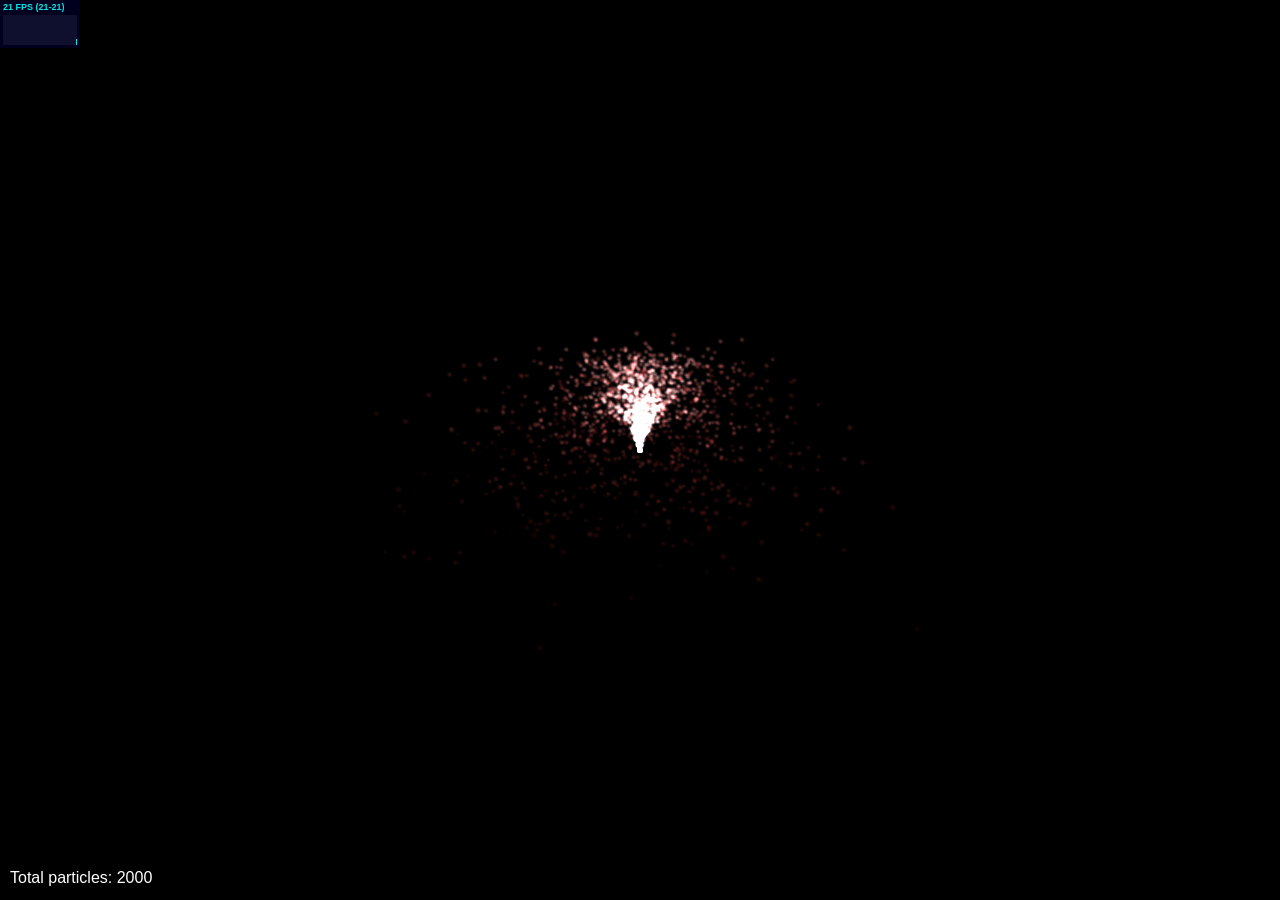
<file: images/ShaderParticleEngine-master/examples/basic.html>
<html>
<head>
	<title>Basic Shader Particles</title>
	<link rel="stylesheet" type="text/css" href="./css/style.css">
</head>
<body>
	<p class="numParticles"></p>

	<!-- THREE.min.js r60 and FPS stats -->
	<script type="text/javascript" src="./js/THREE-r65.min.js"></script>
	<script type="text/javascript" src="./js/Stats.min.js"></script>

	<!-- ShaderParticles -->
    <script type="text/javascript" src="../src/ShaderParticleUtils.js"></script>
    <script type="text/javascript" src="../src/ShaderParticleGroup.js"></script>
    <script type="text/javascript" src="../src/ShaderParticleEmitter.js"></script>


	<script type="text/javascript">
		// variables used in init()
        var scene, camera, renderer, stats, stats2, clock;

        // Used in initParticles()
		var emitter, particleGroup;

		// Setup the scene
        function init() {
            scene = new THREE.Scene();
            camera = new THREE.PerspectiveCamera(75, window.innerWidth/window.innerHeight, 0.1, 10000);
            camera.position.z = 50;
            camera.lookAt( scene.position );

            renderer = new THREE.WebGLRenderer();
            renderer.setSize( window.innerWidth, window.innerHeight );
            renderer.setClearColor(0x000000);

            stats = new Stats();
            clock = new THREE.Clock();

            stats.domElement.style.position = 'absolute';
            stats.domElement.style.top = '0';

            document.body.appendChild( renderer.domElement );
            document.body.appendChild( stats.domElement );
        }

        // Create particle group and emitter
        function initParticles() {
        	particleGroup = new SPE.Group({
        		texture: THREE.ImageUtils.loadTexture('./img/smokeparticle.png'),
        		maxAge: 2
        	});

        	emitter = new SPE.Emitter({
        		position: new THREE.Vector3(0, 0, 0),
                positionSpread: new THREE.Vector3( 0, 0, 0 ),

        		acceleration: new THREE.Vector3(0, -10, 0),
        		accelerationSpread: new THREE.Vector3( 10, 0, 10 ),

        		velocity: new THREE.Vector3(0, 15, 0),
        		velocitySpread: new THREE.Vector3(10, 7.5, 10),

        		colorStart: new THREE.Color('white'),
        		colorEnd: new THREE.Color('red'),

        		sizeStart: 1,
        		sizeEnd: 1,

        		particleCount: 2000
        	});

        	particleGroup.addEmitter( emitter );
        	scene.add( particleGroup.mesh );

        	document.querySelector('.numParticles').textContent =
        		'Total particles: ' + emitter.particleCount;
        }



        function animate() {
            requestAnimationFrame( animate );

            // Use a fixed time-step here to avoid gaps
            render( clock.getDelta() );

            stats.update();
        }


        function render( dt ) {
            particleGroup.tick( dt );
            renderer.render( scene, camera );
        }


        window.addEventListener( 'resize', function() {
        	var w = window.innerWidth,
        		h = window.innerHeight;

        	camera.aspect = w / h;
        	camera.updateProjectionMatrix();

        	renderer.setSize( w, h );
        }, false );

        init();
        initParticles();

        setTimeout(animate, 0);

	</script>

</body>
</html>
</file>
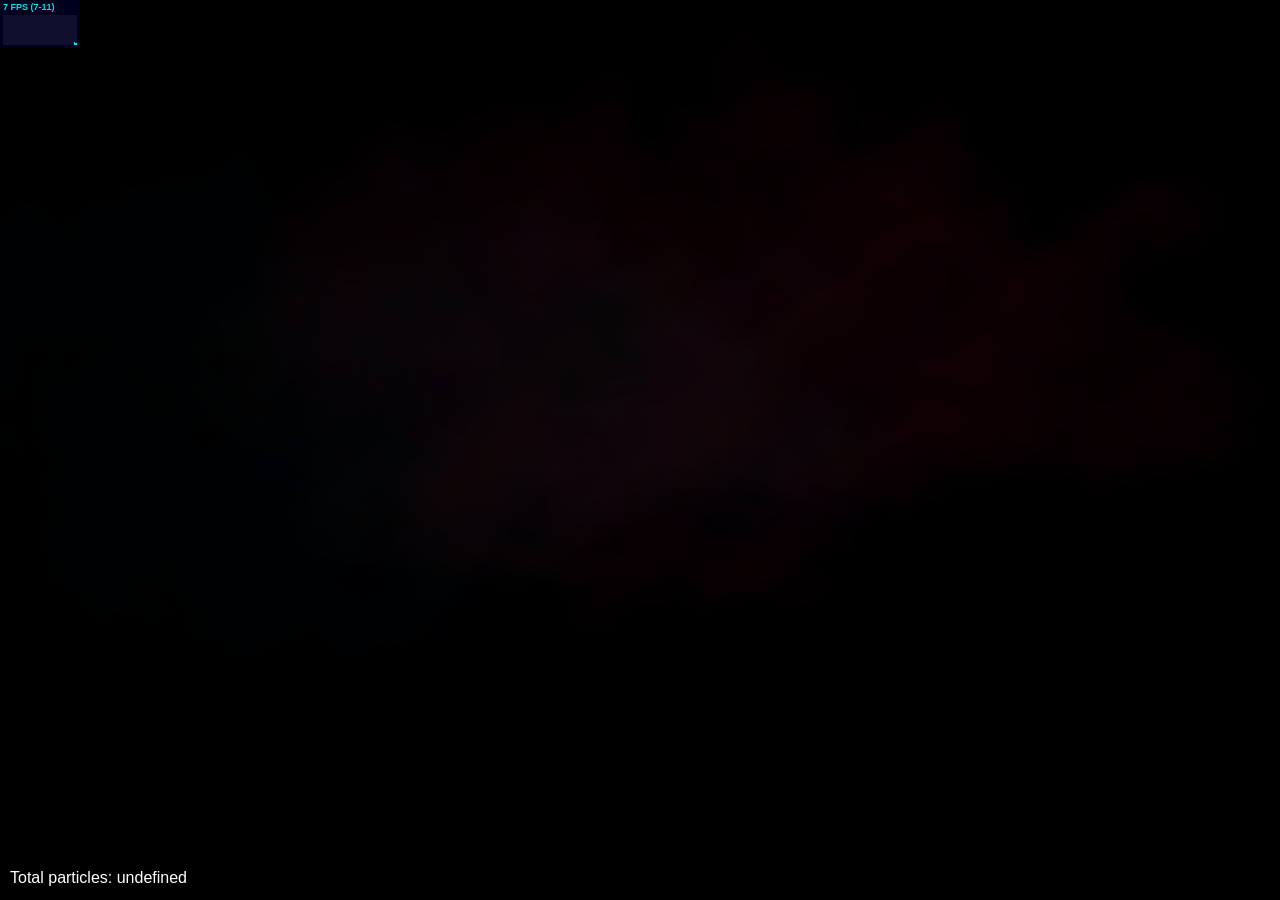
<file: images/ShaderParticleEngine-master/examples/clouds.html>
<html>
<head>
	<title>Basic Shader Particles</title>
	<link rel="stylesheet" type="text/css" href="./css/style.css">
</head>
<body>
	<p class="numParticles"></p>

	<!-- THREE.min.js r60 and FPS stats -->
	<script type="text/javascript" src="./js/THREE-r65.min.js"></script>
	<script type="text/javascript" src="./js/Stats.min.js"></script>

	<!-- ShaderParticles -->
	<script type="text/javascript" src="../build/ShaderParticles.min.js"></script>


	<script type="text/javascript">
		// variables used in init()
        var scene, camera, renderer, stats, stats2, clock;

        // Used in initParticles()
		var emitter, particleGroup;

		// Setup the scene
        function init() {
            scene = new THREE.Scene();
            camera = new THREE.PerspectiveCamera(75, window.innerWidth/window.innerHeight, 0.1, 10000);
            camera.position.z = 50;
            camera.lookAt( scene.position );

            renderer = new THREE.WebGLRenderer();
            renderer.setSize( window.innerWidth, window.innerHeight );
            renderer.setClearColor(0x000000);

            stats = new Stats();
            clock = new THREE.Clock();

            stats.domElement.style.position = 'absolute';
            stats.domElement.style.top = '0';

            document.body.appendChild( renderer.domElement );
            document.body.appendChild( stats.domElement );
        }

        // Create particle group and emitter
        function initParticles() {
            var texture = THREE.ImageUtils.loadTexture('./img/cloudSml.png');
            // texture.magFilter = THREE.LinearMipMapLinearFilter;
            // texture.minFilter = THREE.LinearMipMapLinearFilter;

        	particleGroup = new SPE.Group({
        		texture: texture,
        		maxAge: 5
        	});

        	emitter = new SPE.Emitter({
        		position: new THREE.Vector3(0, 0, 0),
                positionSpread: new THREE.Vector3(100, 50, 100),

        		colorStart: new THREE.Color('black'),
                colorStartSpread: new THREE.Vector3(1, 1, 1),
        		colorEnd: new THREE.Color('black'),
        		sizeStart: 500,
                sizeSpread: 10,
                opacityStart: 0,
                opacityMiddle: 1,
                opacityEnd: 0,

        		particleCount: 50,
        	});

        	particleGroup.addEmitter( emitter );
        	scene.add( particleGroup.mesh );

        	document.querySelector('.numParticles').textContent =
        		'Total particles: ' + emitter.numParticles;
        }



        function animate() {
            requestAnimationFrame( animate );

            // Using a fixed time-step here to avoid pauses
            render( 0.016 );
            stats.update();
        }


        function render( dt ) {
            particleGroup.tick( dt );
            renderer.render( scene, camera );

            camera.position.x = Math.sin( Date.now() * 0.0005 ) * 150;
            camera.position.z = Math.cos( Date.now() * 0.0005 ) * 150;
            camera.lookAt( scene.position );
        }


        window.addEventListener( 'resize', function() {
        	var w = window.innerWidth,
        		h = window.innerHeight;

        	camera.aspect = w / h;
        	camera.updateProjectionMatrix();

        	renderer.setSize( w, h );
        }, false );

        init();
        initParticles();

        setTimeout(animate, 0);

	</script>

</body>
</html>
</file>
<file: boilerplate/css/main.css>
body {
	overflow	: hidden;
	padding		: 0;
	margin		: 0;

	color		: #222;
	background-color: #BBB;
	font-family	: arial;
	font-size	: 100%;
}
#info .top {
	position	: absolute;
	top		: 0px;
	width		: 100%;
	padding		: 5px;
	text-align	: center;
}
#info a {
	color		: #66F;
	text-decoration	: none;
}
#info a:hover {
	text-decoration	: underline;
}
#info .bottom {
	position	: absolute;
	bottom		: 0px;
	right		: 5px;
	padding		: 5px;
}
</file>
<file: images/sketch.js-master/examples/css/main.css>
@import url(http://fonts.googleapis.com/css?family=Quantico);

html, body {

	font-family: 'Quantico', sans-serif;
	background: #f2f2f2;
	text-align: center;
	overflow: scroll;
	margin: 0;
}

a {

	-webkit-transition: color 300ms ease-out;
	-moz-transition: color 300ms ease-out;
	-ms-transition: color 300ms ease-out;
	-o-transition: color 300ms ease-out;
	transition: color 300ms ease-out;
}

.introduction {

	margin-top: 80px;
}

.introduction h1,
.introduction h2 {

	font-weight: 300;
	margin: 0px 0;
}

.introduction h1 {

	text-shadow: 1px 1px 1px rgba(0, 0, 0, 0.2);
	font-size: 24px;
	margin: 5px 0;
}

.introduction h2 {

	letter-spacing: -1px;
	font-size: 16px;
	opacity: 0.8;
}

.navigation {

	margin-bottom: 30px;
	margin-top: 10px;
}

.navigation a {

	text-decoration: none;
	text-transform: uppercase;
	font-size: 14px;
	margin: 0 5px;
	color: #45ADA8;
}

.navigation a:hover {

	color: #58DCC3;
}

.showcase {

	display: block;
}

.showcase h3 {

	text-transform: uppercase;
	font-weight: 300;
	font-size: 14px;
	margin: 10px 0;
	color: #999;
}

figure {

	-webkit-transition: box-shadow 300ms ease-out;
	-moz-transition: box-shadow 300ms ease-out;
	-ms-transition: box-shadow 300ms ease-out;
	-o-transition: box-shadow 300ms ease-out;
	transition: box-shadow 300ms ease-out;
}

figure {

	vertical-align: middle;
	border-radius: 3px;
	box-shadow: 0px 0px 4px rgba(0,0,0,0.1);
	background: #fff;
	display: inline-block;
	padding: 10px;
	margin: 10px;
	height: 340px;
	width: 320px;
}

figure a {

	text-decoration: none;
	color: #111;
}

figure img {

	box-shadow: 0px 0px 2px rgba(0,0,0,0.1);
	display: block;
	height: 240px;
	width: 320px;
}

figure figcaption {

	line-height: 1.4;
	font-size: 13px;
	padding: 0 5px;
	margin: 16px 0 0 0;
}

figure figcaption strong {

	text-transform: uppercase;
	font-weight: 300;
	font-size: 16px;
}

figure figcaption p {

	text-decoration: none;
	opacity: 0.8;
}

figure figcaption p a {

	text-decoration: underline;
}

figure:hover {

	box-shadow: 0px 0px 0px 4px rgba(0,0,0,0.1);
}

.footer {

	margin: 40px 0;
}

.footer p {

	text-transform: uppercase;
	font-weight: 300;
	font-size: 11px;
	margin: 10px 0 0 0;
	color: #555;
}
</file>
<file: images/sketch.js-master/tests/jasmine/jasmine.css>
body { background-color: #eeeeee; padding: 0; margin: 5px; overflow-y: scroll; }

#HTMLReporter { font-size: 11px; font-family: Monaco, "Lucida Console", monospace; line-height: 14px; color: #333333; }
#HTMLReporter a { text-decoration: none; }
#HTMLReporter a:hover { text-decoration: underline; }
#HTMLReporter p, #HTMLReporter h1, #HTMLReporter h2, #HTMLReporter h3, #HTMLReporter h4, #HTMLReporter h5, #HTMLReporter h6 { margin: 0; line-height: 14px; }
#HTMLReporter .banner, #HTMLReporter .symbolSummary, #HTMLReporter .summary, #HTMLReporter .resultMessage, #HTMLReporter .specDetail .description, #HTMLReporter .alert .bar, #HTMLReporter .stackTrace { padding-left: 9px; padding-right: 9px; }
#HTMLReporter #jasmine_content { position: fixed; right: 100%; }
#HTMLReporter .version { color: #aaaaaa; }
#HTMLReporter .banner { margin-top: 14px; }
#HTMLReporter .duration { color: #aaaaaa; float: right; }
#HTMLReporter .symbolSummary { overflow: hidden; *zoom: 1; margin: 14px 0; }
#HTMLReporter .symbolSummary li { display: block; float: left; height: 7px; width: 14px; margin-bottom: 7px; font-size: 16px; }
#HTMLReporter .symbolSummary li.passed { font-size: 14px; }
#HTMLReporter .symbolSummary li.passed:before { color: #5e7d00; content: "\02022"; }
#HTMLReporter .symbolSummary li.failed { line-height: 9px; }
#HTMLReporter .symbolSummary li.failed:before { color: #b03911; content: "x"; font-weight: bold; margin-left: -1px; }
#HTMLReporter .symbolSummary li.skipped { font-size: 14px; }
#HTMLReporter .symbolSummary li.skipped:before { color: #bababa; content: "\02022"; }
#HTMLReporter .symbolSummary li.pending { line-height: 11px; }
#HTMLReporter .symbolSummary li.pending:before { color: #aaaaaa; content: "-"; }
#HTMLReporter .exceptions { color: #fff; float: right; margin-top: 5px; margin-right: 5px; }
#HTMLReporter .bar { line-height: 28px; font-size: 14px; display: block; color: #eee; }
#HTMLReporter .runningAlert { background-color: #666666; }
#HTMLReporter .skippedAlert { background-color: #aaaaaa; }
#HTMLReporter .skippedAlert:first-child { background-color: #333333; }
#HTMLReporter .skippedAlert:hover { text-decoration: none; color: white; text-decoration: underline; }
#HTMLReporter .passingAlert { background-color: #a6b779; }
#HTMLReporter .passingAlert:first-child { background-color: #5e7d00; }
#HTMLReporter .failingAlert { background-color: #cf867e; }
#HTMLReporter .failingAlert:first-child { background-color: #b03911; }
#HTMLReporter .results { margin-top: 14px; }
#HTMLReporter #details { display: none; }
#HTMLReporter .resultsMenu, #HTMLReporter .resultsMenu a { background-color: #fff; color: #333333; }
#HTMLReporter.showDetails .summaryMenuItem { font-weight: normal; text-decoration: inherit; }
#HTMLReporter.showDetails .summaryMenuItem:hover { text-decoration: underline; }
#HTMLReporter.showDetails .detailsMenuItem { font-weight: bold; text-decoration: underline; }
#HTMLReporter.showDetails .summary { display: none; }
#HTMLReporter.showDetails #details { display: block; }
#HTMLReporter .summaryMenuItem { font-weight: bold; text-decoration: underline; }
#HTMLReporter .summary { margin-top: 14px; }
#HTMLReporter .summary .suite .suite, #HTMLReporter .summary .specSummary { margin-left: 14px; }
#HTMLReporter .summary .specSummary.passed a { color: #5e7d00; }
#HTMLReporter .summary .specSummary.failed a { color: #b03911; }
#HTMLReporter .description + .suite { margin-top: 0; }
#HTMLReporter .suite { margin-top: 14px; }
#HTMLReporter .suite a { color: #333333; }
#HTMLReporter #details .specDetail { margin-bottom: 28px; }
#HTMLReporter #details .specDetail .description { display: block; color: white; background-color: #b03911; }
#HTMLReporter .resultMessage { padding-top: 14px; color: #333333; }
#HTMLReporter .resultMessage span.result { display: block; }
#HTMLReporter .stackTrace { margin: 5px 0 0 0; max-height: 224px; overflow: auto; line-height: 18px; color: #666666; border: 1px solid #ddd; background: white; white-space: pre; }

#TrivialReporter { padding: 8px 13px; position: absolute; top: 0; bottom: 0; left: 0; right: 0; overflow-y: scroll; background-color: white; font-family: "Helvetica Neue Light", "Lucida Grande", "Calibri", "Arial", sans-serif; /*.resultMessage {*/ /*white-space: pre;*/ /*}*/ }
#TrivialReporter a:visited, #TrivialReporter a { color: #303; }
#TrivialReporter a:hover, #TrivialReporter a:active { color: blue; }
#TrivialReporter .run_spec { float: right; padding-right: 5px; font-size: .8em; text-decoration: none; }
#TrivialReporter .banner { color: #303; background-color: #fef; padding: 5px; }
#TrivialReporter .logo { float: left; font-size: 1.1em; padding-left: 5px; }
#TrivialReporter .logo .version { font-size: .6em; padding-left: 1em; }
#TrivialReporter .runner.running { background-color: yellow; }
#TrivialReporter .options { text-align: right; font-size: .8em; }
#TrivialReporter .suite { border: 1px outset gray; margin: 5px 0; padding-left: 1em; }
#TrivialReporter .suite .suite { margin: 5px; }
#TrivialReporter .suite.passed { background-color: #dfd; }
#TrivialReporter .suite.failed { background-color: #fdd; }
#TrivialReporter .spec { margin: 5px; padding-left: 1em; clear: both; }
#TrivialReporter .spec.failed, #TrivialReporter .spec.passed, #TrivialReporter .spec.skipped { padding-bottom: 5px; border: 1px solid gray; }
#TrivialReporter .spec.failed { background-color: #fbb; border-color: red; }
#TrivialReporter .spec.passed { background-color: #bfb; border-color: green; }
#TrivialReporter .spec.skipped { background-color: #bbb; }
#TrivialReporter .messages { border-left: 1px dashed gray; padding-left: 1em; padding-right: 1em; }
#TrivialReporter .passed { background-color: #cfc; display: none; }
#TrivialReporter .failed { background-color: #fbb; }
#TrivialReporter .skipped { color: #777; background-color: #eee; display: none; }
#TrivialReporter .resultMessage span.result { display: block; line-height: 2em; color: black; }
#TrivialReporter .resultMessage .mismatch { color: black; }
#TrivialReporter .stackTrace { white-space: pre; font-size: .8em; margin-left: 10px; max-height: 5em; overflow: auto; border: 1px inset red; padding: 1em; background: #eef; }
#TrivialReporter .finished-at { padding-left: 1em; font-size: .6em; }
#TrivialReporter.show-passed .passed, #TrivialReporter.show-skipped .skipped { display: block; }
#TrivialReporter #jasmine_content { position: fixed; right: 100%; }
#TrivialReporter .runner { border: 1px solid gray; display: block; margin: 5px 0; padding: 2px 0 2px 10px; }
</file>
<file: images/webfontkit-20140926-031929/specimen_files/specimen_stylesheet.css>
@import url('grid_12-825-55-15.css');

/*  
	CSS Reset by Eric Meyer - Released under Public Domain
    http://meyerweb.com/eric/tools/css/reset/
*/
html, body, div, span, applet, object, iframe,
h1, h2, h3, h4, h5, h6, p, blockquote, pre,
a, abbr, acronym, address, big, cite, code,
del, dfn, em, font, img, ins, kbd, q, s, samp,
small, strike, strong, sub, sup, tt, var,
b, u, i, center, dl, dt, dd, ol, ul, li,
fieldset, form, label, legend, table, 
caption, tbody, tfoot, thead, tr, th, td 
                  {margin: 0;padding: 0;border: 0;outline: 0;
                  font-size: 100%;vertical-align: baseline;
                  background: transparent;}
body              {line-height: 1;}
ol, ul            {list-style: none;}
blockquote, q     {quotes: none;}
blockquote:before, blockquote:after,
q:before, q:after {content: '';	content: none;}
:focus            {outline: 0;}
ins               {text-decoration: none;}
del               {text-decoration: line-through;}
table             {border-collapse: collapse;border-spacing: 0;}




body {
	color: #000;
	background-color: #dcdcdc;
}

a {
	text-decoration: none;
	color: #1883ba;
}

h1{
	font-size: 32px;
	font-weight: normal;
	font-style: normal;
	margin-bottom: 18px;
}

h2{
	font-size: 18px;
}

#container {
	width: 865px;
	margin: 0px auto;
}


#header {
	padding: 20px;
	font-size: 36px;
	background-color: #000;
	color: #fff;
}

#header span {
	color: #666;
}
#main_content {
	background-color: #fff;
	padding: 60px 20px 20px;
}


#footer p {
	margin: 0;
	padding-top: 10px;
	padding-bottom: 50px;
	color: #333;
	font: 10px Arial, sans-serif;
}

.tabs {
	width: 100%;
	height: 31px;
	background-color: #444;
}
.tabs li {
	float:  left;
	margin: 0;
	overflow: hidden;
	background-color: #444;
}
.tabs li a {
	display: block;
	color: #fff;
	text-decoration: none;
	font: bold 11px/11px 'Arial';
	text-transform: uppercase;
	padding: 10px 15px;
	border-right: 1px solid #fff;
}

.tabs li a:hover {
		background-color: #00b3ff;

}

.tabs li.active a {
	color:  #000;
	background-color: #fff;
}



div.huge {
	
	font-size: 300px;
	line-height: 1em;
	padding: 0;
	letter-spacing: -.02em;
	overflow: hidden;
}
div.glyph_range {
	font-size: 72px;
	line-height: 1.1em;
}

.size10{ font-size: 10px; }
.size11{ font-size: 11px; }
.size12{ font-size: 12px; }
.size13{ font-size: 13px; }
.size14{ font-size: 14px; }
.size16{ font-size: 16px; }
.size18{ font-size: 18px; }
.size20{ font-size: 20px; }
.size24{ font-size: 24px; }
.size30{ font-size: 30px; }
.size36{ font-size: 36px; }
.size48{ font-size: 48px; }
.size60{ font-size: 60px; }
.size72{ font-size: 72px; }
.size90{ font-size: 90px; }


.psample_row1 {	height: 120px;}
.psample_row1 {	height: 120px;}
.psample_row2 {	height: 160px;}
.psample_row3 {	height: 160px;}
.psample_row4 {	height: 160px;}

.psample {
	overflow: hidden;
	position: relative;
}
.psample p {
	line-height: 1.3em;
	display: block;
	overflow: hidden;
	margin: 0;
}

.psample span {
	margin-right: .5em;
}

.white_blend {
	width: 100%;
	height: 61px;
	background-image: url([data-uri]);
	position: absolute;
	bottom: 0;
}
.black_blend {
	width: 100%;
	height: 61px;
	background-image: url([data-uri]);
	position: absolute;
	bottom: 0;
}
.fullreverse {
	background:  #000 !important;
	color:  #fff !important;
	margin-left: -20px;
	padding-left: 20px;
	margin-right: -20px;
	padding-right: 20px;
	padding: 20px;
	margin-bottom:0;
}


.sample_table td {
	padding-top: 3px;
	padding-bottom:5px;
	padding-left: 5px;
	vertical-align: middle;
	line-height: 1.2em;
}

.sample_table td:first-child {
	background-color: #eee;
	text-align: right;
	padding-right: 5px;
	padding-left: 0;
	padding: 5px;
	font: 11px/12px "Courier New", Courier, mono;
}

code {
	white-space: pre;
	background-color: #eee;
	display: block;
	padding: 10px;
	margin-bottom: 18px;
	overflow: auto;
}


.bottom,.last 	{margin-bottom:0 !important; padding-bottom:0 !important;}

.box  { 
  padding: 18px; 
  margin-bottom: 18px; 
  background: #eee; 
}

.reverse,.reversed { background:  #000 !important;color:  #fff !important; border: none !important;}

#bodycomparison {
	position: relative;
	overflow: hidden;
	font-size: 72px;
	height: 90px;
	white-space: nowrap;
}

#bodycomparison div{
	font-size: 72px;
	line-height: 90px;
	display: inline;
	margin: 0 15px 0 0;
	padding: 0;
}

#bodycomparison div span{
	font: 10px Arial;
	position: absolute;
	left: 0;
}
#xheight {
	float: none;
	position: absolute;
	color: #d9f3ff;
	font-size: 72px;
	line-height: 90px;
}

.fontbody {
 position: relative;
}
.arialbody{
	font-family: Arial;
	position: relative;
}
.verdanabody{
	font-family: Verdana;
	position: relative;
}
.georgiabody{
	font-family: Georgia;
	position: relative;
}

/* @group Layout page
 */

#layout h1 {
	font-size: 36px;
	line-height: 42px;
	font-weight: normal;
	font-style: normal;
}

#layout h2 {
	font-size: 24px;
	line-height: 23px;
	font-weight: normal;
	font-style: normal;
}

#layout h3 {
	font-size: 22px;
	line-height: 1.4em;
	margin-top: 1em;
	font-weight: normal;
	font-style: normal;
}


#layout p.byline {
	font-size: 12px;
	margin-top: 18px;
	line-height: 12px;
	margin-bottom: 0;
}
#layout p {
	font-size: 14px;
	line-height: 21px;
	margin-bottom: .5em;
}

#layout p.large{
	font-size: 18px;
	line-height: 26px;
}

#layout .sidebar p{
	font-size: 12px;
	line-height: 1.4em;
}

#layout p.caption {
	font-size: 10px;
	margin-top: -16px;
	margin-bottom: 18px;
}

/* @end */

/* @group Glyphs */

#glyph_chart div{
	background-color: #d9f3ff;
	color: black;
	float: left;
	font-size: 36px;
	height: 1.2em;
	line-height: 1.2em;
	margin-bottom: 1px;
	margin-right: 1px;
	text-align: center;
	width: 1.2em;
	position: relative;
	padding: .6em .2em .2em;
}

#glyph_chart div p {
	position: absolute;
	left: 0;
	top: 0;
	display: block;
	text-align: center;
	font: bold 9px Arial, sans-serif;
	background-color: #3a768f;
	width: 100%;
	color: #fff;
	padding: 2px 0;
}


#glyphs h1 {
	font-family: Arial, sans-serif;
}
/* @end */

/* @group Installing */

#installing {
	font: 13px Arial, sans-serif;
}

#installing p,
#glyphs p{
	line-height: 1.2em;
	margin-bottom: 18px;
	font: 13px Arial, sans-serif;
}



#installing h3{
	font-size: 15px;
	margin-top: 18px;
}

/* @end */

#rendering h1 {
	font-family: Arial, sans-serif;
}
.render_table td {
	font: 11px "Courier New", Courier, mono;
	vertical-align: middle;
}
</file>
<file: images/webfontkit-20140926-031929/stylesheet.css>
/* Generated by Font Squirrel (http://www.fontsquirrel.com) on September 26, 2014 */



@font-face {
    font-family: 'uberlin_boldbold';
    src: url('uberlin_bold-webfont.eot');
    src: url('uberlin_bold-webfont.eot?#iefix') format('embedded-opentype'),
         url('uberlin_bold-webfont.woff2') format('woff2'),
         url('uberlin_bold-webfont.woff') format('woff'),
         url('uberlin_bold-webfont.ttf') format('truetype'),
         url('uberlin_bold-webfont.svg#uberlin_boldbold') format('svg');
    font-weight: normal;
    font-style: normal;

}




@font-face {
    font-family: 'uberlin_xboldregular';
    src: url('uberlin_x-bold-webfont.eot');
    src: url('uberlin_x-bold-webfont.eot?#iefix') format('embedded-opentype'),
         url('uberlin_x-bold-webfont.woff2') format('woff2'),
         url('uberlin_x-bold-webfont.woff') format('woff'),
         url('uberlin_x-bold-webfont.ttf') format('truetype'),
         url('uberlin_x-bold-webfont.svg#uberlin_xboldregular') format('svg');
    font-weight: normal;
    font-style: normal;

}




@font-face {
    font-family: 'uberlinregular';
    src: url('uberlin-webfont.eot');
    src: url('uberlin-webfont.eot?#iefix') format('embedded-opentype'),
         url('uberlin-webfont.woff2') format('woff2'),
         url('uberlin-webfont.woff') format('woff'),
         url('uberlin-webfont.ttf') format('truetype'),
         url('uberlin-webfont.svg#uberlinregular') format('svg');
    font-weight: normal;
    font-style: normal;

}
</file>
<file: images/ShaderParticleEngine-master/examples/css/style.css>
* {
	margin: 0;
	padding: 0;
}

body {
    color: white;
    font-family: sans-serif;
}

p {
    margin: 0.2em 0;
}

p.small {
    font-size: 0.8em;
}

.numParticles {
	position: absolute;
	bottom: 10px;
	left: 10px;
	color: white;
	text-shadow: 0 0 3px rgba(0, 0, 0, 0.8);
}

.alive-wrapper {
    position: absolute;
    top: 2em;
    width: 25em;
    left: 50%;
    margin-left: -12.5em;   
    text-align: center;
    padding: 1em;
    background-color: rgba( 255, 255, 255, 0.15 );
    border-radius: 1em;
    border: 1px solid rgba( 255, 255, 255, 0.3 );
}
</file>
